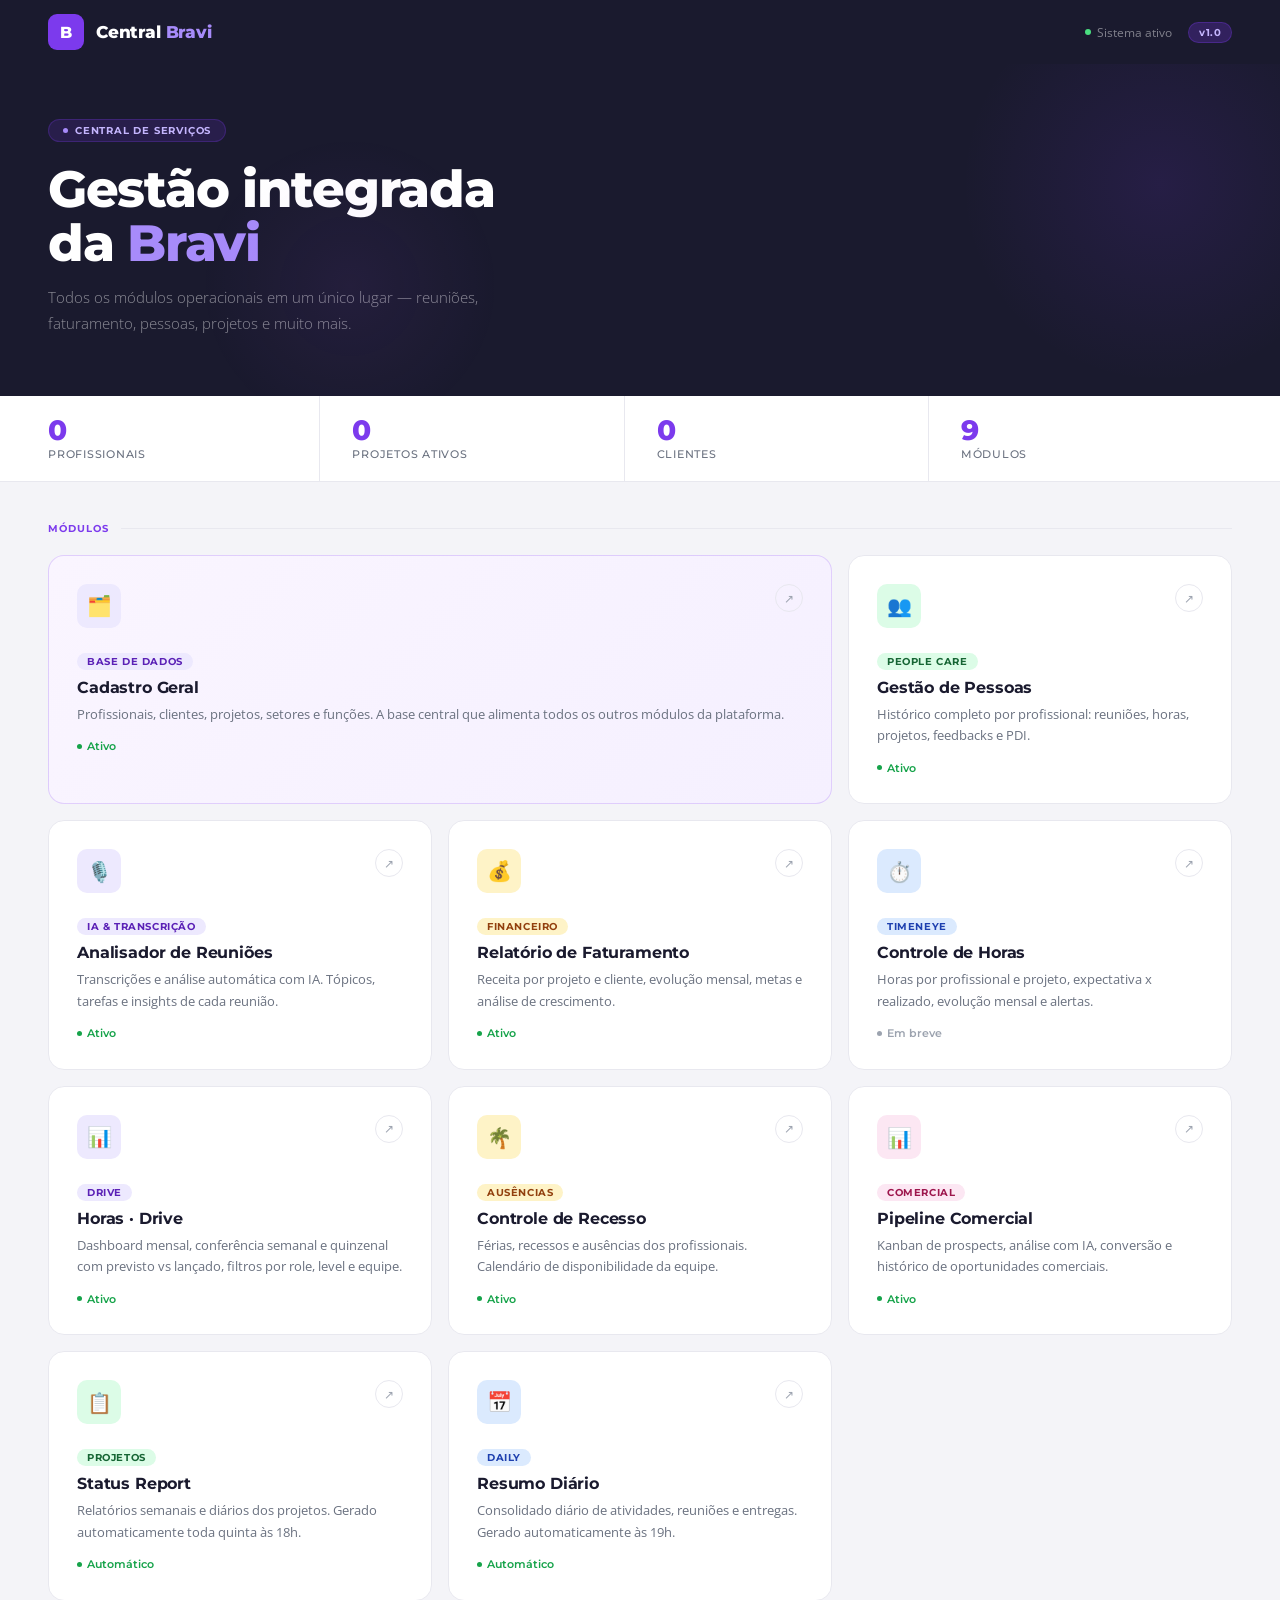
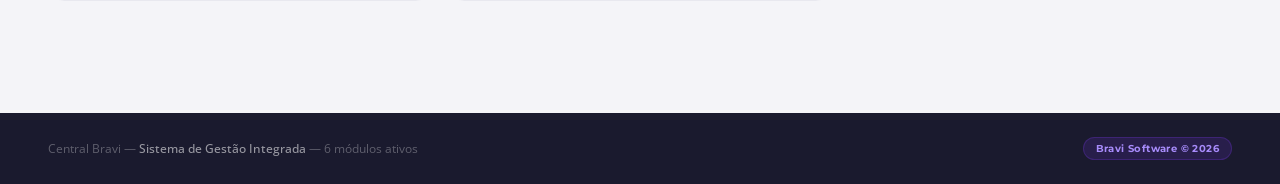
<file: index.html>
<!DOCTYPE html>
<html lang="pt-BR">
<head>
<meta charset="UTF-8">
<meta name="viewport" content="width=device-width, initial-scale=1.0">
<title>Central Bravi — Hub de Serviços</title>
<link rel="preconnect" href="https://fonts.googleapis.com">
<link rel="preconnect" href="https://fonts.gstatic.com" crossorigin>
<link href="https://fonts.googleapis.com/css2?family=Montserrat:wght@400;500;600;700;800&family=Open+Sans:wght@300;400;500;600&display=swap" rel="stylesheet">
<style>
*,*::before,*::after{box-sizing:border-box;margin:0;padding:0}
:root{
  --bravi-purple:#7c3aed;
  --bravi-purple-light:#a855f7;
  --bravi-purple-dim:rgba(124,58,237,0.08);
  --bravi-purple-border:rgba(124,58,237,0.2);
  --bravi-dark:#1a1a2e;
  --bg:#f4f4f8;
  --surface:#ffffff;
  --surface-2:#f9f9fb;
  --border:#e8e8ef;
  --text-primary:#1a1a2e;
  --text-secondary:#374151;
  --text-muted:#6b7280;
  --text-dim:#9ca3af;
  --success:#16a34a;
  --success-bg:#dcfce7;
  --warning:#d97706;
  --warning-bg:#fef3c7;
  --info:#2563eb;
  --info-bg:#dbeafe;
  --danger:#dc2626;
  --font-display:'Montserrat',sans-serif;
  --font-body:'Open Sans',sans-serif;
  --radius-sm:6px;
  --radius-md:8px;
  --radius-lg:12px;
  --radius-xl:16px;
}
html{scroll-behavior:smooth}
body{font-family:var(--font-body);background:var(--bg);color:var(--text-primary);min-height:100vh}

/* HEADER */
header{background:var(--bravi-dark);padding:0 48px;height:64px;display:flex;align-items:center;justify-content:space-between;position:sticky;top:0;z-index:50}
.logo{display:flex;align-items:center;gap:12px;text-decoration:none}
.logo-mark{width:36px;height:36px;background:var(--bravi-purple);border-radius:9px;display:flex;align-items:center;justify-content:center;font-family:var(--font-display);font-weight:800;font-size:16px;color:#fff;flex-shrink:0}
.logo-name{font-family:var(--font-display);font-size:17px;font-weight:800;color:#fff;letter-spacing:-0.01em}
.logo-name em{font-style:normal;color:#a78bfa}
.header-right{display:flex;align-items:center;gap:16px}
.header-status{display:flex;align-items:center;gap:6px;font-size:12px;color:rgba(255,255,255,0.45);font-family:var(--font-body)}
.status-dot{width:6px;height:6px;border-radius:50%;background:#4ade80;animation:pulse 2.5s ease-in-out infinite}
@keyframes pulse{0%,100%{opacity:1}50%{opacity:0.4}}
.header-version{font-size:10px;font-family:var(--font-display);font-weight:700;background:rgba(124,58,237,0.25);color:#c4b5fd;border:1px solid rgba(124,58,237,0.3);border-radius:100px;padding:3px 10px;letter-spacing:0.04em}

/* HERO */
.hero{background:var(--bravi-dark);padding:52px 48px 60px;position:relative;overflow:hidden}
.hero::before{content:'';position:absolute;top:-80px;right:-80px;width:400px;height:400px;background:radial-gradient(circle,rgba(124,58,237,0.12) 0%,transparent 70%);pointer-events:none}
.hero::after{content:'';position:absolute;bottom:-40px;left:200px;width:300px;height:300px;background:radial-gradient(circle,rgba(168,85,247,0.07) 0%,transparent 70%);pointer-events:none}
.hero-tag{display:inline-flex;align-items:center;gap:7px;background:rgba(124,58,237,0.15);border:1px solid rgba(124,58,237,0.25);border-radius:100px;padding:4px 14px;font-size:10px;font-family:var(--font-display);font-weight:700;color:#c4b5fd;letter-spacing:0.08em;text-transform:uppercase;margin-bottom:20px}
.hero-tag::before{content:'';width:5px;height:5px;border-radius:50%;background:#a78bfa}
.hero h1{font-family:var(--font-display);font-size:clamp(32px,4vw,52px);font-weight:800;color:#fff;letter-spacing:-0.025em;line-height:1.05;margin-bottom:14px}
.hero h1 span{color:#a78bfa}
.hero p{font-size:15px;color:rgba(255,255,255,0.5);font-weight:300;line-height:1.75;max-width:520px}

/* STATS BAR */
.stats-bar{background:var(--surface);border-bottom:1px solid var(--border);display:flex;padding:0 48px}
.stat-item{flex:1;padding:20px 0;border-right:1px solid var(--border);padding-right:32px;padding-left:0}
.stat-item:not(:first-child){padding-left:32px}
.stat-item:last-child{border-right:none}
.stat-value{font-family:var(--font-display);font-size:28px;font-weight:800;color:var(--text-primary);line-height:1;margin-bottom:3px}
.stat-value span{color:var(--bravi-purple)}
.stat-label{font-size:11px;color:var(--text-muted);font-family:var(--font-display);font-weight:500;text-transform:uppercase;letter-spacing:0.07em}

/* MAIN */
.main{max-width:1280px;margin:0 auto;padding:40px 48px 64px}

/* SECTION HEADER */
.section-header{display:flex;align-items:center;gap:12px;margin-bottom:20px}
.section-label{font-family:var(--font-display);font-size:10px;font-weight:700;color:var(--bravi-purple);text-transform:uppercase;letter-spacing:0.1em;white-space:nowrap}
.section-line{flex:1;height:1px;background:var(--border)}

/* MODULES GRID */
.modules-grid{display:grid;grid-template-columns:repeat(3,1fr);gap:16px;margin-bottom:48px}
.module-card{background:var(--surface);border:1px solid var(--border);border-radius:var(--radius-xl);padding:28px;text-decoration:none;color:inherit;display:block;position:relative;overflow:hidden;transition:border-color .2s,transform .2s,box-shadow .2s;cursor:pointer}
.module-card:hover{border-color:var(--bravi-purple-border);transform:translateY(-2px);box-shadow:0 8px 24px rgba(124,58,237,0.07)}
.module-card.featured{grid-column:span 2;background:linear-gradient(135deg,#faf5ff 0%,#f5f0ff 100%);border-color:var(--bravi-purple-border)}
.module-card.featured:hover{box-shadow:0 8px 24px rgba(124,58,237,0.12)}
.card-top{display:flex;align-items:flex-start;justify-content:space-between;margin-bottom:20px}
.card-icon{width:44px;height:44px;border-radius:10px;display:flex;align-items:center;justify-content:center;font-size:20px;flex-shrink:0}
.card-arrow{width:28px;height:28px;border:1px solid var(--border);border-radius:50%;display:flex;align-items:center;justify-content:center;color:var(--text-dim);font-size:12px;transition:all .2s;flex-shrink:0}
.module-card:hover .card-arrow{border-color:var(--bravi-purple);color:var(--bravi-purple)}
.card-cat{display:inline-block;font-size:10px;font-family:var(--font-display);font-weight:700;border-radius:100px;padding:2px 10px;text-transform:uppercase;letter-spacing:0.06em;margin-bottom:8px}
.card-title{font-family:var(--font-display);font-size:16px;font-weight:700;color:var(--text-primary);margin-bottom:7px;letter-spacing:-0.01em}
.card-desc{font-size:13px;color:var(--text-muted);line-height:1.65;font-weight:400}
.card-status{display:inline-flex;align-items:center;gap:5px;margin-top:14px;font-size:11px;font-family:var(--font-display);font-weight:600}
.cs-dot{width:5px;height:5px;border-radius:50%}
.cs-live .cs-dot{background:var(--success)}
.cs-live{color:var(--success)}
.cs-build .cs-dot{background:var(--bravi-purple)}
.cs-build{color:var(--bravi-purple)}
.cs-soon .cs-dot{background:var(--text-dim)}
.cs-soon{color:var(--text-dim)}

/* FOOTER */
.footer{background:var(--bravi-dark);padding:24px 48px;display:flex;align-items:center;justify-content:space-between}
.footer-left{font-size:12px;color:rgba(255,255,255,0.3);font-family:var(--font-body)}
.footer-left strong{color:rgba(255,255,255,0.55);font-weight:500}
.footer-badge{font-size:10px;font-family:var(--font-display);font-weight:700;color:#a78bfa;background:rgba(124,58,237,0.15);border:1px solid rgba(124,58,237,0.25);border-radius:100px;padding:4px 12px;letter-spacing:0.04em}

/* ANIMATIONS */
@keyframes fadeUp{from{opacity:0;transform:translateY(14px)}to{opacity:1;transform:translateY(0)}}
.hero-tag{animation:fadeUp .4s ease both}
.hero h1{animation:fadeUp .4s .07s ease both}
.hero p{animation:fadeUp .4s .13s ease both}
.stats-bar{animation:fadeUp .4s .18s ease both}
.module-card{animation:fadeUp .35s ease both}
.module-card:nth-child(1){animation-delay:.22s}
.module-card:nth-child(2){animation-delay:.27s}
.module-card:nth-child(3){animation-delay:.32s}
.module-card:nth-child(4){animation-delay:.37s}
.module-card:nth-child(5){animation-delay:.42s}
.module-card:nth-child(6){animation-delay:.47s}
.module-card:nth-child(7){animation-delay:.52s}
.module-card:nth-child(8){animation-delay:.57s}
.module-card:nth-child(9){animation-delay:.62s}
.module-card:nth-child(10){animation-delay:.67s}

@media(max-width:960px){.modules-grid{grid-template-columns:repeat(2,1fr)}.module-card.featured{grid-column:span 1}.hero,.stats-bar,.main,.footer{padding-left:24px;padding-right:24px}}
@media(max-width:600px){.modules-grid{grid-template-columns:1fr}.hero h1{font-size:28px}}

/* ── LOGIN MODAL ── */
.login-overlay{position:fixed;inset:0;background:rgba(26,26,46,.72);display:none;align-items:center;justify-content:center;z-index:200;padding:20px}
.login-overlay.open{display:flex}
.login-box{background:#fff;border-radius:16px;padding:40px 36px;width:400px;max-width:95vw;box-shadow:0 24px 64px rgba(0,0,0,.3);position:relative}
.login-box-close{position:absolute;top:16px;right:16px;background:none;border:none;cursor:pointer;color:var(--text-dim);font-size:18px;padding:6px;border-radius:6px;line-height:1}
.login-box-close:hover{background:var(--bg)}
.login-logo{display:flex;align-items:center;gap:10px;margin-bottom:24px}
.login-mark{width:36px;height:36px;background:var(--bravi-purple);border-radius:9px;display:grid;place-items:center;color:#fff;font-family:var(--font-display);font-size:16px;font-weight:800}
.login-name{font-family:var(--font-display);font-size:18px;font-weight:800;color:var(--text-primary)}
.login-name em{font-style:normal;color:var(--bravi-purple)}
.login-title{font-family:var(--font-display);font-size:20px;font-weight:700;margin-bottom:4px;letter-spacing:-.02em}
.login-sub{font-size:13px;color:var(--text-muted);margin-bottom:22px;line-height:1.5}
.lfield{display:flex;flex-direction:column;gap:5px;margin-bottom:14px}
.lfield label{font-size:12px;font-weight:600;color:var(--text-secondary)}
.lfield input{padding:10px 12px;border:1.5px solid var(--border);border-radius:8px;font-family:var(--font-body);font-size:13px;color:var(--text-primary);outline:none;transition:border-color .15s,box-shadow .15s;background:#fff}
.lfield input:focus{border-color:var(--bravi-purple);box-shadow:0 0 0 3px rgba(124,58,237,.1)}
.login-error{color:var(--danger);font-size:12px;margin-top:6px;margin-bottom:6px;display:none}
.login-btn{width:100%;padding:11px;background:var(--bravi-purple);color:#fff;border:none;border-radius:8px;font-family:var(--font-display);font-size:14px;font-weight:700;cursor:pointer;margin-top:8px;transition:background .15s}
.login-btn:hover:not(:disabled){background:#6b21d8}
.login-btn:disabled{opacity:.6;cursor:not-allowed}
.login-help{margin-top:18px;padding-top:16px;border-top:1px solid var(--border);font-size:12px;color:var(--text-muted);line-height:1.6}

/* ── SESSÃO ATIVA (header) ── */
.session-pill{display:none;align-items:center;gap:8px;background:rgba(124,58,237,.15);border:1px solid rgba(124,58,237,.25);border-radius:100px;padding:5px 14px 5px 6px;cursor:pointer}
.session-pill.show{display:flex}
.session-avatar{width:22px;height:22px;border-radius:50%;background:var(--bravi-purple);color:#fff;display:grid;place-items:center;font-size:10px;font-weight:700;flex-shrink:0}
.session-email{font-size:12px;color:#e9d5ff;font-weight:500}
</style>
</head>
<body>

<header>
  <a href="index.html" class="logo">
    <div class="logo-mark">B</div>
    <span class="logo-name">Central <em>Bravi</em></span>
  </a>
  <div class="header-right">
    <div class="session-pill" id="session-pill" onclick="doLogoutHub()" title="Clique para sair">
      <div class="session-avatar" id="session-avatar">--</div>
      <span class="session-email" id="session-email"></span>
    </div>
    <div class="header-status"><div class="status-dot"></div> Sistema ativo</div>
    <div class="header-version">v1.0</div>
  </div>
</header>

<div class="hero">
  <div class="hero-tag">Central de Serviços</div>
  <h1>Gestão integrada<br>da <span>Bravi</span></h1>
  <p>Todos os módulos operacionais em um único lugar — reuniões, faturamento, pessoas, projetos e muito mais.</p>
</div>

<div class="stats-bar">
  <div class="stat-item">
    <div class="stat-value"><span id="stat-prof">—</span></div>
    <div class="stat-label">Profissionais</div>
  </div>
  <div class="stat-item">
    <div class="stat-value"><span id="stat-proj">—</span></div>
    <div class="stat-label">Projetos ativos</div>
  </div>
  <div class="stat-item">
    <div class="stat-value"><span id="stat-cli">—</span></div>
    <div class="stat-label">Clientes</div>
  </div>
  <div class="stat-item">
    <div class="stat-value"><span>9</span></div>
    <div class="stat-label">Módulos</div>
  </div>
</div>

<div class="main">
  <div class="section-header">
    <span class="section-label">Módulos</span>
    <div class="section-line"></div>
  </div>

  <div class="modules-grid">

    <a href="cadastro.html" class="module-card featured" onclick="return interceptarModuloComLogin(event,'cadastro.html')">
      <div class="card-top">
        <div class="card-icon" style="background:#ede9fe">🗂️</div>
        <div class="card-arrow">↗</div>
      </div>
      <span class="card-cat" style="background:#ede9fe;color:#5b21b6">Base de dados</span>
      <div class="card-title">Cadastro Geral</div>
      <div class="card-desc">Profissionais, clientes, projetos, setores e funções. A base central que alimenta todos os outros módulos da plataforma.</div>
      <div class="card-status cs-live"><div class="cs-dot"></div> Ativo</div>
    </a>

    <a href="pessoas.html" class="module-card" onclick="return interceptarModuloComLogin(event,'pessoas.html')">
      <div class="card-top">
        <div class="card-icon" style="background:#dcfce7">👥</div>
        <div class="card-arrow">↗</div>
      </div>
      <span class="card-cat" style="background:#dcfce7;color:#166534">People Care</span>
      <div class="card-title">Gestão de Pessoas</div>
      <div class="card-desc">Histórico completo por profissional: reuniões, horas, projetos, feedbacks e PDI.</div>
      <div class="card-status cs-live"><div class="cs-dot"></div> Ativo</div>
    </a>

    <a href="reunioes.html" class="module-card">
      <div class="card-top">
        <div class="card-icon" style="background:#ede9fe">🎙️</div>
        <div class="card-arrow">↗</div>
      </div>
      <span class="card-cat" style="background:#ede9fe;color:#5b21b6">IA & Transcrição</span>
      <div class="card-title">Analisador de Reuniões</div>
      <div class="card-desc">Transcrições e análise automática com IA. Tópicos, tarefas e insights de cada reunião.</div>
      <div class="card-status cs-live"><div class="cs-dot"></div> Ativo</div>
    </a>

    <a href="faturamento.html" class="module-card">
      <div class="card-top">
        <div class="card-icon" style="background:#fef3c7">💰</div>
        <div class="card-arrow">↗</div>
      </div>
      <span class="card-cat" style="background:#fef3c7;color:#92400e">Financeiro</span>
      <div class="card-title">Relatório de Faturamento</div>
      <div class="card-desc">Receita por projeto e cliente, evolução mensal, metas e análise de crescimento.</div>
      <div class="card-status cs-live"><div class="cs-dot"></div> Ativo</div>
    </a>

    <a href="horas.html" class="module-card">
      <div class="card-top">
        <div class="card-icon" style="background:#dbeafe">⏱️</div>
        <div class="card-arrow">↗</div>
      </div>
      <span class="card-cat" style="background:#dbeafe;color:#1e40af">Timeneye</span>
      <div class="card-title">Controle de Horas</div>
      <div class="card-desc">Horas por profissional e projeto, expectativa x realizado, evolução mensal e alertas.</div>
      <div class="card-status cs-soon"><div class="cs-dot"></div> Em breve</div>
    </a>

    <a href="horas-drive.html" class="module-card" onclick="return interceptarModuloComLogin(event,'horas-drive.html')">
      <div class="card-top">
        <div class="card-icon" style="background:#ede9fe">📊</div>
        <div class="card-arrow">↗</div>
      </div>
      <span class="card-cat" style="background:#ede9fe;color:#5b21b6">Drive</span>
      <div class="card-title">Horas · Drive</div>
      <div class="card-desc">Dashboard mensal, conferência semanal e quinzenal com previsto vs lançado, filtros por role, level e equipe.</div>
      <div class="card-status cs-live"><div class="cs-dot"></div> Ativo</div>
    </a>

    <a href="recesso.html" class="module-card" id="card-recesso" onclick="return interceptarModuloComLogin(event,'recesso.html')">
      <div class="card-top">
        <div class="card-icon" style="background:#fef3c7">🌴</div>
        <div class="card-arrow">↗</div>
      </div>
      <span class="card-cat" style="background:#fef3c7;color:#92400e">Ausências</span>
      <div class="card-title">Controle de Recesso</div>
      <div class="card-desc">Férias, recessos e ausências dos profissionais. Calendário de disponibilidade da equipe.</div>
      <div class="card-status cs-live"><div class="cs-dot"></div> Ativo</div>
    </a>

    <a href="pipeline.html" class="module-card">
      <div class="card-top">
        <div class="card-icon" style="background:#fce7f3">📊</div>
        <div class="card-arrow">↗</div>
      </div>
      <span class="card-cat" style="background:#fce7f3;color:#9d174d">Comercial</span>
      <div class="card-title">Pipeline Comercial</div>
      <div class="card-desc">Kanban de prospects, análise com IA, conversão e histórico de oportunidades comerciais.</div>
      <div class="card-status cs-live"><div class="cs-dot"></div> Ativo</div>
    </a>

    <a href="statusreport.html" class="module-card">
      <div class="card-top">
        <div class="card-icon" style="background:#dcfce7">📋</div>
        <div class="card-arrow">↗</div>
      </div>
      <span class="card-cat" style="background:#dcfce7;color:#166534">Projetos</span>
      <div class="card-title">Status Report</div>
      <div class="card-desc">Relatórios semanais e diários dos projetos. Gerado automaticamente toda quinta às 18h.</div>
      <div class="card-status cs-live"><div class="cs-dot"></div> Automático</div>
    </a>

    <a href="resumo.html" class="module-card">
      <div class="card-top">
        <div class="card-icon" style="background:#dbeafe">📅</div>
        <div class="card-arrow">↗</div>
      </div>
      <span class="card-cat" style="background:#dbeafe;color:#1e40af">Daily</span>
      <div class="card-title">Resumo Diário</div>
      <div class="card-desc">Consolidado diário de atividades, reuniões e entregas. Gerado automaticamente às 19h.</div>
      <div class="card-status cs-live"><div class="cs-dot"></div> Automático</div>
    </a>

  </div>
</div>

<footer class="footer">
  <div class="footer-left">Central Bravi &mdash; <strong>Sistema de Gestão Integrada</strong> &mdash; 6 módulos ativos</div>
  <div class="footer-badge">Bravi Software © 2026</div>
</footer>

<!-- ─── MODAL DE LOGIN (sessão compartilhada entre módulos) ──── -->
<div class="login-overlay" id="login-overlay">
  <div class="login-box">
    <button class="login-box-close" onclick="fecharLoginHub()">✕</button>
    <div class="login-logo">
      <div class="login-mark">B</div>
      <span class="login-name">Central <em>Bravi</em></span>
    </div>
    <div class="login-title">Acesso necessário</div>
    <div class="login-sub" id="login-modulo-sub">Entre com seu e-mail e senha Bravi para acessar este módulo.</div>
    <div class="lfield">
      <label>E-mail Bravi</label>
      <input type="email" id="hub-login-email" placeholder="nome.sobrenome@bravi.com.br" autocomplete="email">
    </div>
    <div class="lfield">
      <label>Senha</label>
      <input type="password" id="hub-login-senha" placeholder="••••••••" autocomplete="current-password" onkeydown="if(event.key==='Enter')doLoginHub()">
    </div>
    <div id="hub-login-error" class="login-error"></div>
    <button class="login-btn" id="hub-login-btn" onclick="doLoginHub()">Entrar</button>
    <div class="login-help">Sem acesso ainda? Solicite a criação do seu usuário ao People Care (Andresa). Você receberá a senha padrão e deverá criar uma nova senha no primeiro acesso.</div>
  </div>
</div>

<script>
const HUB_API_URL = 'https://script.google.com/macros/s/AKfycbwflnR51V4sh7cc99AgHD9cJkfgE6BK38Xkcjaket0rfGy0HArMnTOHpQbGFhuwL6HD/exec';
const LS_SESSAO = 'bravi_sessao';
const SESSAO_DURACAO_MS = 8 * 60 * 60 * 1000; // 8 horas

function animNum(id,val){
  const el=document.getElementById(id);
  if(!el||val===0){if(el)el.textContent='0';return}
  let c=0,s=Math.ceil(val/20);
  const t=setInterval(()=>{c=Math.min(c+s,val);el.textContent=c;if(c>=val)clearInterval(t)},40);
}
try{
  const p=JSON.parse(localStorage.getItem('bravi_profissionais')||'[]');
  const pr=JSON.parse(localStorage.getItem('bravi_projetos')||'[]');
  const cl=JSON.parse(localStorage.getItem('bravi_clientes')||'[]');
  animNum('stat-prof',p.filter(x=>x.ativo!==false).length);
  animNum('stat-proj',pr.filter(x=>x.status==='ativo').length);
  animNum('stat-cli',cl.filter(x=>x.ativo!==false).length);
}catch(e){}

// ══════════════════════════════════════════════════════════════
// SESSÃO COMPARTILHADA (login no hub vale para todos os módulos)
// ══════════════════════════════════════════════════════════════

/**
 * Lê a sessão ativa do localStorage, já validando expiração.
 * Retorna null se não houver sessão ou se ela tiver expirado.
 */
function lerSessaoHub() {
  try {
    const raw = localStorage.getItem(LS_SESSAO);
    if (!raw) return null;
    const sessao = JSON.parse(raw);
    if (!sessao || !sessao.expiraEm || Date.now() > sessao.expiraEm) {
      localStorage.removeItem(LS_SESSAO);
      return null;
    }
    return sessao;
  } catch(e) { return null; }
}

function salvarSessaoHub(email, papel, precisaTrocarSenha) {
  const sessao = { email, papel, precisaTrocarSenha: !!precisaTrocarSenha, expiraEm: Date.now() + SESSAO_DURACAO_MS };
  localStorage.setItem(LS_SESSAO, JSON.stringify(sessao));
  return sessao;
}

function limparSessaoHub() {
  localStorage.removeItem(LS_SESSAO);
}

function atualizarPillSessao() {
  const sessao = lerSessaoHub();
  const pill = document.getElementById('session-pill');
  if (!sessao) { pill.classList.remove('show'); return; }
  document.getElementById('session-avatar').textContent = sessao.email.slice(0,2).toUpperCase();
  document.getElementById('session-email').textContent = sessao.email;
  pill.classList.add('show');
}

function doLogoutHub() {
  if (!confirm('Sair da Central Bravi?')) return;
  limparSessaoHub();
  atualizarPillSessao();
}

// ── Intercepta cliques em módulos que exigem login ──
// Se já há sessão válida, deixa o link navegar normalmente.
// Se não, impede a navegação e abre o modal de login; ao logar com
// sucesso, completa a navegação para o módulo desejado.
let MODULO_PENDENTE = null;

function interceptarModuloComLogin(event, destino) {
  const sessao = lerSessaoHub();
  if (sessao) return true; // já logado, deixa navegar normalmente

  event.preventDefault();
  MODULO_PENDENTE = destino;
  abrirLoginHub(destino);
  return false;
}

function abrirLoginHub(destino) {
  const sub = document.getElementById('login-modulo-sub');
  sub.textContent = destino
    ? `Entre com seu e-mail e senha Bravi para acessar este módulo.`
    : `Entre com seu e-mail e senha Bravi para continuar.`;
  document.getElementById('hub-login-email').value = '';
  document.getElementById('hub-login-senha').value = '';
  document.getElementById('hub-login-error').style.display = 'none';
  document.getElementById('login-overlay').classList.add('open');
}

function fecharLoginHub() {
  document.getElementById('login-overlay').classList.remove('open');
  MODULO_PENDENTE = null;
}

let HUB_LOGIN_EM_ANDAMENTO = false;

async function doLoginHub() {
  if (HUB_LOGIN_EM_ANDAMENTO) return;
  const email = document.getElementById('hub-login-email').value.trim().toLowerCase();
  const senha = document.getElementById('hub-login-senha').value;
  const errEl = document.getElementById('hub-login-error');
  errEl.style.display = 'none';

  if (!email || !senha) { errEl.textContent = 'Informe e-mail e senha.'; errEl.style.display='block'; return; }
  if (!email.endsWith('@bravi.com.br')) { errEl.textContent = 'Use seu e-mail @bravi.com.br.'; errEl.style.display='block'; return; }

  HUB_LOGIN_EM_ANDAMENTO = true;
  const btn = document.getElementById('hub-login-btn');
  const textoOriginal = btn.textContent;
  btn.disabled = true; btn.textContent = 'Entrando...';

  try {
    const r = await fetch(HUB_API_URL, {
      method: 'POST',
      body: JSON.stringify({ action: 'auth-login', email, senha }),
      headers: { 'Content-Type': 'text/plain;charset=utf-8' }
    }).then(x => x.json());

    if (!r.ok) {
      errEl.textContent = r.erro || 'E-mail ou senha incorretos.';
      errEl.style.display = 'block';
      return;
    }

    salvarSessaoHub(email, r.usuario.papel, r.usuario.precisaTrocarSenha);
    atualizarPillSessao();
    fecharLoginHub();

    // Se a senha ainda é a padrão, o módulo de destino (ex: recesso.html)
    // é responsável por detectar isso e mostrar a tela de troca de senha
    // obrigatória — o hub só guarda a sessão e navega.
    if (MODULO_PENDENTE) {
      const destino = MODULO_PENDENTE;
      MODULO_PENDENTE = null;
      window.location.href = destino;
    }
  } catch(e) {
    errEl.textContent = 'Falha ao conectar. Tente novamente.';
    errEl.style.display = 'block';
  } finally {
    HUB_LOGIN_EM_ANDAMENTO = false;
    btn.disabled = false; btn.textContent = textoOriginal;
  }
}

// Inicializa o estado da sessão ao carregar o hub
atualizarPillSessao();
</script>
</body>
</html>
</file>
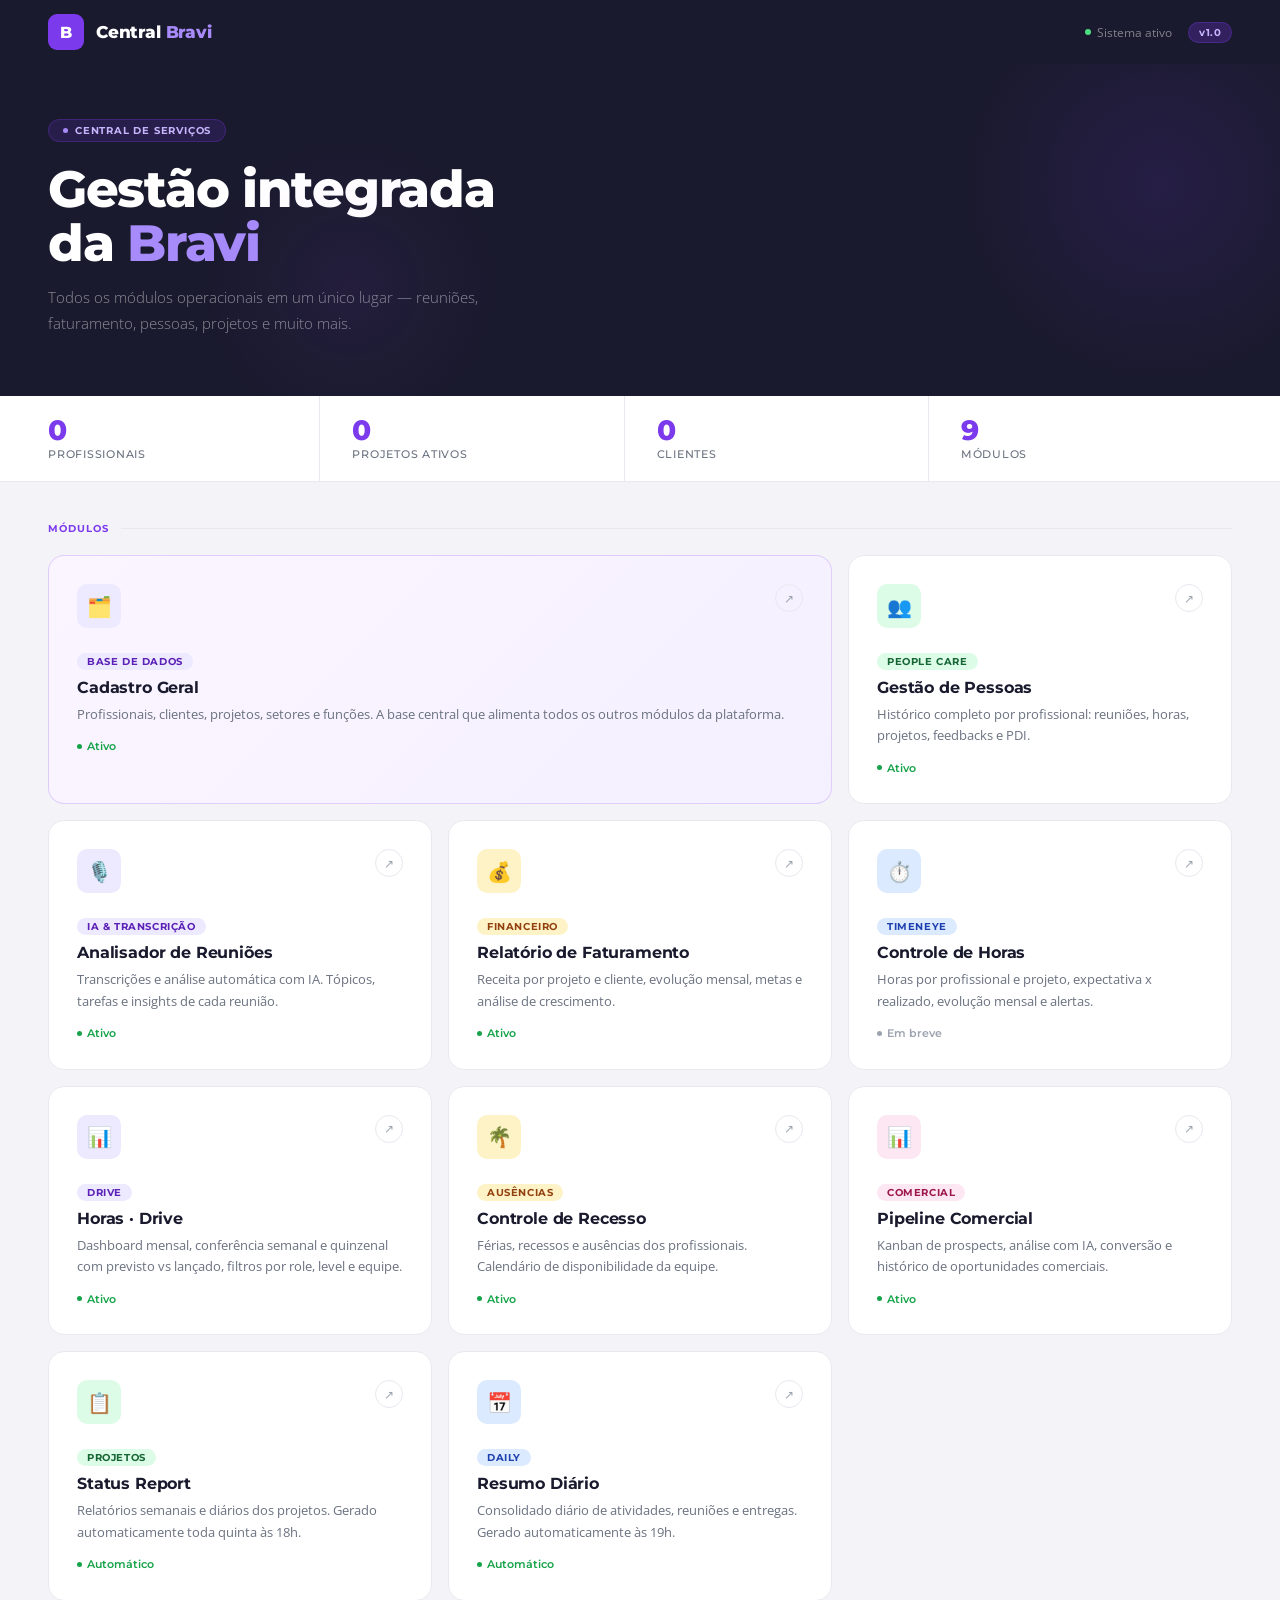
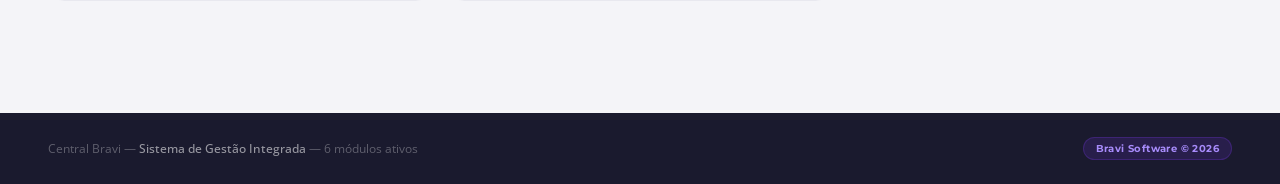
<file: horas-drive.html>
<!DOCTYPE html>
<html lang="pt-BR">
<head>
<meta charset="UTF-8">
<meta name="viewport" content="width=device-width, initial-scale=1.0">
<title>Horas · Drive — Central Bravi</title>
<script src="bravi-db.js"></script>
<script src="bravi-auth.js"></script>
<style>
:root {
  --bg:#0f1117; --bg2:#181c27; --bg3:#1e2334; --border:#2a3049;
  --accent:#4f8ef7; --accent2:#7c3aed; --green:#22c55e;
  --yellow:#f59e0b; --red:#ef4444; --text:#e8eaf0;
  --text2:#8892a4; --text3:#4f5a70; --radius:8px;
  --shadow:0 2px 12px rgba(0,0,0,.35);
}
*{box-sizing:border-box;margin:0;padding:0}
body{font-family:'Inter',system-ui,sans-serif;background:var(--bg);color:var(--text);min-height:100vh;font-size:14px;line-height:1.5}
.app{display:flex;flex-direction:column;min-height:100vh}

/* TOPBAR */
.topbar{display:flex;align-items:center;gap:12px;padding:0 20px;height:52px;background:var(--bg2);border-bottom:1px solid var(--border);position:sticky;top:0;z-index:100}
.topbar-logo{font-size:13px;font-weight:700;color:var(--accent);letter-spacing:.05em;text-decoration:none;transition:opacity .15s}
.topbar-logo:hover{opacity:.75}
.topbar-title{font-size:13px;color:var(--text2)}
.topbar-sep{color:var(--text3)}
.topbar-right{margin-left:auto;display:flex;align-items:center;gap:8px}
.topbar-back{display:flex;align-items:center;gap:5px;font-size:13px;color:var(--text2);text-decoration:none;padding:5px 10px;border-radius:6px;border:1px solid var(--border);background:var(--bg3);transition:all .15s}
.topbar-back:hover{color:var(--text);border-color:var(--accent)}

/* TABS */
.nav-tabs{display:flex;gap:2px;padding:0 20px;background:var(--bg2);border-bottom:1px solid var(--border)}
.nav-tab{padding:10px 16px;font-size:13px;font-weight:500;color:var(--text2);cursor:pointer;border:none;background:none;border-bottom:2px solid transparent;transition:all .15s}
.nav-tab:hover{color:var(--text)}
.nav-tab.active{color:var(--accent);border-bottom-color:var(--accent)}

/* FILTROS */
.filters-wrap{padding:10px 20px;background:var(--bg2);border-bottom:1px solid var(--border)}
.filters-bar{display:flex;flex-wrap:wrap;gap:8px;align-items:center}
.filter-group{display:flex;align-items:center;gap:6px}
.filter-label{font-size:11px;color:var(--text3);font-weight:600;text-transform:uppercase;letter-spacing:.06em}
select,input[type=text]{background:var(--bg3);border:1px solid var(--border);color:var(--text);border-radius:6px;padding:5px 10px;font-size:13px;outline:none;transition:border-color .15s}
select:focus,input[type=text]:focus{border-color:var(--accent)}
input[type=date]{background:var(--bg3);border:1px solid var(--border);color:var(--text);border-radius:6px;padding:5px 8px;font-size:13px;outline:none}
input[type=date]:focus{border-color:var(--accent)}
::-webkit-calendar-picker-indicator{filter:invert(.7);cursor:pointer}
.filters-sep{width:1px;height:20px;background:var(--border)}

/* MAIN */
.main{flex:1;padding:20px;max-width:1400px;margin:0 auto;width:100%}
.section{display:none}
.section.active{display:block}

/* CARDS */
.cards-grid{display:grid;grid-template-columns:repeat(auto-fit,minmax(180px,1fr));gap:12px;margin-bottom:20px}
.card{background:var(--bg2);border:1px solid var(--border);border-radius:var(--radius);padding:16px 18px}
.card-label{font-size:11px;color:var(--text2);font-weight:600;text-transform:uppercase;letter-spacing:.06em;margin-bottom:6px}
.card-value{font-size:26px;font-weight:700;color:var(--text);line-height:1}
.card-sub{font-size:12px;color:var(--text2);margin-top:4px}
.card-bar{height:4px;border-radius:2px;background:var(--bg3);margin-top:10px;overflow:hidden}
.card-bar-fill{height:100%;border-radius:2px;background:var(--accent);transition:width .4s}
.card-bar-fill.green{background:var(--green)}
.card-bar-fill.yellow{background:var(--yellow)}
.card-bar-fill.red{background:var(--red)}

/* CHARTS */
.charts-row{display:grid;grid-template-columns:1fr 1fr;gap:12px;margin-bottom:20px}
@media(max-width:900px){.charts-row{grid-template-columns:1fr}}
.panel{background:var(--bg2);border:1px solid var(--border);border-radius:var(--radius);padding:16px 18px}
.panel-title{font-size:12px;font-weight:700;color:var(--text2);text-transform:uppercase;letter-spacing:.06em;margin-bottom:14px}
.chart-bars{display:flex;flex-direction:column;gap:8px}
.bar-row{display:flex;align-items:center;gap:8px}
.bar-label{font-size:12px;color:var(--text2);width:80px;text-align:right;flex-shrink:0;white-space:nowrap;overflow:hidden;text-overflow:ellipsis}
.bar-track{flex:1;height:18px;background:var(--bg3);border-radius:3px;overflow:hidden}
.bar-fill{height:100%;border-radius:3px;background:var(--accent);transition:width .5s;min-width:2px}
.bar-fill.green{background:var(--green)}
.bar-fill.yellow{background:var(--yellow)}
.bar-fill.accent2{background:var(--accent2)}
.bar-value{font-size:12px;color:var(--text2);width:60px;flex-shrink:0}

/* TABELA */
.conf-controls{display:flex;align-items:center;gap:8px;margin-bottom:12px;flex-wrap:wrap}
.btn{padding:6px 14px;border-radius:6px;font-size:13px;font-weight:500;cursor:pointer;border:1px solid var(--border);background:var(--bg3);color:var(--text2);transition:all .15s}
.btn:hover{background:var(--bg2);color:var(--text)}
.btn.active{background:var(--accent);border-color:var(--accent);color:#fff}
.btn-icon{padding:6px 10px}
.btn-primary{background:var(--accent);border-color:var(--accent);color:#fff}
.btn-primary:hover{opacity:.85}
.btn-sm{padding:4px 10px;font-size:12px}
.periodo-nav{display:flex;align-items:center;gap:6px}
.periodo-label{font-size:13px;color:var(--text);font-weight:600;min-width:180px;text-align:center}
.table-wrap{overflow-x:auto}
table{width:100%;border-collapse:collapse;font-size:13px}
th{padding:8px 10px;text-align:left;font-size:11px;font-weight:600;color:var(--text2);text-transform:uppercase;letter-spacing:.05em;border-bottom:1px solid var(--border);background:var(--bg2);position:sticky;top:0;z-index:1}
td{padding:7px 10px;border-bottom:1px solid var(--border);vertical-align:middle}
tr:last-child td{border-bottom:none}
tr:hover td{background:var(--bg3)}

/* CHIPS */
.chip{display:inline-block;padding:2px 8px;border-radius:20px;font-size:11px;font-weight:600}
.chip-green{background:rgba(34,197,94,.15);color:var(--green)}
.chip-yellow{background:rgba(245,158,11,.15);color:var(--yellow)}
.chip-red{background:rgba(239,68,68,.15);color:var(--red)}
.chip-blue{background:rgba(79,142,247,.15);color:var(--accent)}
.chip-gray{background:rgba(255,255,255,.07);color:var(--text2)}
.chip-purple{background:rgba(124,58,237,.15);color:var(--accent2)}

/* HORAS */
.horas-cell{font-weight:600}
.horas-ok{color:var(--green)}
.horas-warn{color:var(--yellow)}
.horas-crit{color:var(--red)}
.horas-zero{color:var(--text3)}

/* FERIADO */
.col-feriado{background:rgba(124,58,237,.08) !important}
.th-feriado{background:rgba(124,58,237,.15) !important;color:var(--accent2) !important}
.feriado-tag{font-size:9px;color:var(--accent2);font-weight:700;display:block;letter-spacing:.04em}

/* PREVISTO */
.prev-row{display:flex;align-items:center;gap:6px;font-size:11px;color:var(--text2);margin-top:2px}
.prev-diff-pos{color:var(--green);font-weight:600}
.prev-diff-neg{color:var(--red);font-weight:600}
.prev-diff-ok{color:var(--text3);font-weight:600}

/* DRILL */
.drill{display:none;background:var(--bg3);border:1px solid var(--border);border-radius:var(--radius);margin:4px 0 8px 0;padding:16px}
.drill.open{display:block}
.drill-grid{display:grid;grid-template-columns:1fr 1fr;gap:12px;margin-bottom:12px}
@media(max-width:700px){.drill-grid{grid-template-columns:1fr}}
.drill-title{font-size:13px;font-weight:700;color:var(--text);margin-bottom:10px}

/* RANKING */
.rank-row{display:flex;align-items:center;gap:10px;padding:6px 0;border-bottom:1px solid var(--border)}
.rank-row:last-child{border-bottom:none}
.rank-num{font-size:12px;color:var(--text3);width:20px;text-align:right}
.rank-bar{height:4px;background:var(--bg3);border-radius:2px;overflow:hidden}
.rank-bar-fill{height:100%;background:var(--accent);border-radius:2px}

/* MENSAL TABLE */
.mensal-row{cursor:pointer}
.mensal-row td{transition:background .1s}
.mensal-detail{display:none;background:var(--bg3);border:1px solid var(--border);border-radius:var(--radius);margin:4px 0 8px 0;padding:16px}
.mensal-detail.open{display:block}
.detail-tabs{display:flex;gap:4px;margin-bottom:12px}
.detail-tab{padding:4px 12px;border-radius:6px;font-size:12px;font-weight:600;cursor:pointer;border:1px solid var(--border);background:var(--bg2);color:var(--text2);transition:all .15s}
.detail-tab.active{background:var(--accent);border-color:var(--accent);color:#fff}

/* MODAL */
.modal-overlay{display:none;position:fixed;inset:0;background:rgba(0,0,0,.6);z-index:500;align-items:center;justify-content:center}
.modal-overlay.open{display:flex}
.modal{background:var(--bg2);border:1px solid var(--border);border-radius:10px;padding:24px;width:560px;max-width:95vw;max-height:85vh;overflow-y:auto}
.modal-title{font-size:15px;font-weight:700;margin-bottom:16px}
.modal-footer{display:flex;gap:8px;justify-content:flex-end;margin-top:16px}
.equipe-item{display:flex;align-items:center;gap:8px;padding:8px 10px;border-radius:6px;margin-bottom:4px;background:var(--bg3);border:1px solid var(--border)}
.equipe-nome{flex:1;font-size:13px;font-weight:600}
.equipe-membros{font-size:12px;color:var(--text2)}
input[type=text].input-full{width:100%;padding:7px 10px;margin-bottom:8px}
.member-chips{display:flex;flex-wrap:wrap;gap:4px;margin-bottom:8px}
.member-chip{display:flex;align-items:center;gap:4px;background:var(--bg3);border:1px solid var(--border);border-radius:20px;padding:3px 10px;font-size:12px}
.member-chip button{background:none;border:none;color:var(--text3);cursor:pointer;font-size:14px;line-height:1}
.member-chip button:hover{color:var(--red)}

/* PROJ CONFIG */
.proj-config-row{display:flex;align-items:center;gap:8px;padding:6px 8px;border-radius:6px;background:var(--bg2);border:1px solid var(--border);margin-bottom:4px;font-size:12px}
.proj-config-nome{flex:1;color:var(--text2)}
.proj-toggle{width:32px;height:18px;border-radius:9px;background:var(--border);border:none;cursor:pointer;position:relative;transition:background .2s;flex-shrink:0}
.proj-toggle.on{background:var(--accent)}
.proj-toggle::after{content:'';position:absolute;top:3px;left:3px;width:12px;height:12px;border-radius:50%;background:#fff;transition:transform .2s}
.proj-toggle.on::after{transform:translateX(14px)}

/* ── RELATÓRIO ─────────────────────────────────────────────── */
.rel-modal{background:var(--bg2);border:1px solid var(--border);border-radius:10px;padding:24px;width:820px;max-width:98vw;max-height:90vh;overflow-y:auto}
.rel-doc-status{margin-top:12px;padding:12px 16px;border-radius:8px;font-size:13px;display:none}
.rel-doc-status.loading{display:flex;align-items:center;gap:10px;background:var(--bg3);color:var(--text2)}
.rel-doc-status.success{display:flex;align-items:center;gap:10px;background:rgba(34,197,94,.1);color:var(--green)}
.rel-doc-status.error{display:flex;align-items:center;gap:10px;background:rgba(239,68,68,.1);color:var(--red)}
.rel-doc-link{color:var(--accent);text-decoration:underline;cursor:pointer;font-weight:600}
.rel-header{display:flex;align-items:center;justify-content:space-between;margin-bottom:18px;flex-wrap:wrap;gap:10px}
.rel-title{font-size:15px;font-weight:700}
.rel-actions{display:flex;gap:8px}
.rel-section{margin-bottom:24px}
.rel-section-title{font-size:11px;font-weight:700;color:var(--text2);text-transform:uppercase;letter-spacing:.07em;margin-bottom:10px;padding-bottom:6px;border-bottom:1px solid var(--border)}
.rel-table{width:100%;border-collapse:collapse;font-size:12px}
.rel-table th{padding:7px 10px;text-align:left;font-size:10px;font-weight:600;color:var(--text3);text-transform:uppercase;letter-spacing:.05em;border-bottom:1px solid var(--border);background:var(--bg3);white-space:nowrap}
.rel-table td{padding:7px 10px;border-bottom:1px solid var(--border);vertical-align:top}
.rel-table tr:last-child td{border-bottom:none}
.rel-table tr:hover td{background:var(--bg3)}
.rel-table .td-dia{color:var(--text2);white-space:nowrap}
.rel-table .td-horas{text-align:right;font-weight:600;white-space:nowrap}
.rel-table .td-desc{max-width:340px;color:var(--text)}
.rel-table .td-proj{color:var(--text2);font-size:11px}
.rel-total-row td{font-weight:700;border-top:2px solid var(--border);background:var(--bg3) !important}
.rel-pessoa-hd{font-size:13px;font-weight:700;margin:12px 0 6px;color:var(--accent)}

/* ── PDF print styles ─────────────────────────────────────── */
@media print {
  body > *:not(#pdf-frame){ display:none !important }
  #pdf-frame{ display:block !important; position:fixed; inset:0; background:#fff; z-index:9999; overflow:auto; padding:32px }
}

/* LOADING / EMPTY */
.loading{display:flex;align-items:center;justify-content:center;gap:10px;padding:48px;color:var(--text2);font-size:14px}
.spinner{width:20px;height:20px;border:2px solid var(--border);border-top-color:var(--accent);border-radius:50%;animation:spin .7s linear infinite}
@keyframes spin{to{transform:rotate(360deg)}}
.empty{text-align:center;padding:48px;color:var(--text2)}

/* TOAST */
.toast{position:fixed;bottom:20px;right:20px;background:var(--bg2);border:1px solid var(--border);border-radius:var(--radius);padding:10px 16px;font-size:13px;color:var(--text);box-shadow:var(--shadow);opacity:0;transition:opacity .3s;pointer-events:none;z-index:999}
.toast.show{opacity:1}

.section-header{display:flex;align-items:center;justify-content:space-between;margin-bottom:16px;flex-wrap:wrap;gap:8px}
.section-title{font-size:16px;font-weight:700}
.section-sub{font-size:13px;color:var(--text2);margin-top:2px}

/* MODO PROFISSIONAL */
.readonly-pill{display:flex;align-items:center;gap:6px;background:rgba(124,58,237,.15);border:1px solid rgba(124,58,237,.3);color:var(--accent2);border-radius:100px;padding:4px 12px;font-size:11px;font-weight:600}
</style>
</head>
<body>
<div class="app">

<!-- TOPBAR -->
<div class="topbar">
  <a href="index.html" class="topbar-logo" title="Central Bravi">BRAVI</a>
  <span class="topbar-sep">/</span>
  <span class="topbar-title" id="pageTitle">Controle de Horas · Drive</span>
  <div class="topbar-right" id="topbarActionsGestao">
    <a href="index.html" class="topbar-back">← Central Bravi</a>
    <button class="btn btn-sm" onclick="abrirModalFeriados()">📅 Feriados</button>
    <button class="btn btn-sm" onclick="abrirModalEquipes()">⚙ Equipes</button>
    <button class="btn btn-sm btn-primary" id="btnSync" onclick="carregarTudo()">↻ Sincronizar</button>
  </div>
  <div class="topbar-right" id="topbarActionsProfissional" style="display:none">
    <a href="index.html" class="topbar-back">← Central Bravi</a>
    <span class="readonly-pill">🔒 Minhas Horas</span>
    <button class="btn btn-sm btn-primary" id="btnSyncProf" onclick="carregarTudo()">↻ Sincronizar</button>
  </div>
</div>

<!-- TABS -->
<div class="nav-tabs">
  <button class="nav-tab active" onclick="trocarAba('dashboard')">Dashboard</button>
  <button class="nav-tab" onclick="trocarAba('mensal')">Conferência Mensal</button>
  <button class="nav-tab" onclick="trocarAba('semanal')">Conferência Semanal</button>
  <button class="nav-tab" onclick="trocarAba('quinzenal')">Conferência Quinzenal</button>
</div>

<!-- FILTROS -->
<div class="filters-wrap">
  <div class="filters-bar">
    <div class="filter-group">
      <span class="filter-label">Mês</span>
      <select id="filtroMes" onchange="onFiltroMudou()"></select>
      <select id="filtroAno" onchange="onFiltroMudou()"><option value="2026">2026</option></select>
    </div>
    <div class="filters-sep"></div>
    <!-- Filtros de equipe/gestão — ocultos no modo Profissional -->
    <div class="filter-group filtro-gestao">
      <span class="filter-label">Role</span>
      <select id="filtroRole" onchange="aplicarFiltros()"><option value="">Todos</option></select>
    </div>
    <div class="filter-group filtro-gestao">
      <span class="filter-label">Level</span>
      <select id="filtroLevel" onchange="aplicarFiltros()"><option value="">Todos</option></select>
    </div>
    <div class="filter-group filtro-gestao">
      <span class="filter-label">Equipe</span>
      <select id="filtroEquipe" onchange="aplicarFiltros()"><option value="">Todas</option></select>
    </div>
    <div class="filter-group filtro-gestao">
      <span class="filter-label">Pessoa</span>
      <select id="filtroPessoa" onchange="aplicarFiltros()"><option value="">Todas</option></select>
    </div>
    <div class="filter-group">
      <span class="filter-label">Projeto</span>
      <select id="filtroProjeto" onchange="aplicarFiltros()"><option value="">Todos</option></select>
    </div>
    <div class="filter-group filtro-gestao">
      <span class="filter-label">Status</span>
      <select id="filtroAtivo" onchange="aplicarFiltros()">
        <option value="1">Ativos</option>
        <option value="">Todos</option>
        <option value="0">Inativos</option>
      </select>
    </div>
    <div class="filters-sep"></div>
    <div class="filter-group">
      <span class="filter-label">De</span>
      <input type="date" id="filtroDataIni" onchange="aplicarFiltros()">
    </div>
    <div class="filter-group">
      <span class="filter-label">Até</span>
      <input type="date" id="filtroDataFim" onchange="aplicarFiltros()">
    </div>
    <button class="btn btn-sm" onclick="limparDatas()">✕ Datas</button>
  </div>
</div>

<!-- CONTEÚDO -->
<div class="main">

  <!-- DASHBOARD -->
  <div id="sec-dashboard" class="section active">
    <div class="section-header">
      <div>
        <div class="section-title" id="dashTitle">Dashboard</div>
        <div class="section-sub" id="dashSub">Carregando...</div>
      </div>
    </div>
    <div id="dashLoading" class="loading"><div class="spinner"></div> Carregando dados...</div>
    <div id="dashContent" style="display:none">
      <div class="cards-grid" id="cardsGrid"></div>
      <div class="charts-row">
        <div class="panel"><div class="panel-title">Horas por Semana</div><div class="chart-bars" id="chartSemanas"></div></div>
        <div class="panel"><div class="panel-title">Horas por Projeto (Top 10)</div><div class="chart-bars" id="chartProjetos"></div></div>
      </div>
      <div class="charts-row" id="chartFasesRow">
        <div class="panel"><div class="panel-title">Horas por Phase de Lançamento</div><div class="chart-bars" id="chartFases"></div></div>
        <div class="panel" id="rankingPanel"><div class="panel-title">Ranking de Profissionais</div><div id="rankingLista"></div></div>
      </div>
    </div>
  </div>

  <!-- MENSAL -->
  <div id="sec-mensal" class="section">
    <div class="section-header">
      <div>
        <div class="section-title" id="mensalTitle">Conferência Mensal</div>
        <div class="section-sub" id="mensalSub"></div>
      </div>
      <button class="btn btn-sm filtro-gestao" onclick="abrirRelatorio('mensal')">📄 Relatório</button>
    </div>
    <div class="panel">
      <div id="tabMensalWrap"><div class="loading"><div class="spinner"></div> Carregando...</div></div>
    </div>
  </div>

  <!-- SEMANAL -->
  <div id="sec-semanal" class="section">
    <div class="conf-controls">
      <div class="periodo-nav">
        <button class="btn btn-icon" onclick="navSemana(-1)">‹</button>
        <span class="periodo-label" id="labelSemana"></span>
        <button class="btn btn-icon" onclick="navSemana(1)">›</button>
      </div>
      <button class="btn" onclick="irSemanaAtual()">Semana atual</button>
      <button class="btn" onclick="irSemanaAnterior()">Semana anterior</button>
      <button class="btn btn-sm filtro-gestao" style="margin-left:auto" onclick="abrirRelatorio('semanal')">📄 Relatório</button>
    </div>
    <div class="panel">
      <div id="tabSemanalWrap"><div class="loading"><div class="spinner"></div> Carregando...</div></div>
    </div>
  </div>

  <!-- QUINZENAL -->
  <div id="sec-quinzenal" class="section">
    <div class="conf-controls">
      <div class="periodo-nav">
        <button class="btn btn-icon" onclick="navQuinzena(-1)">‹</button>
        <span class="periodo-label" id="labelQuinzena"></span>
        <button class="btn btn-icon" onclick="navQuinzena(1)">›</button>
      </div>
      <button class="btn" onclick="irQuinzenaAtual()">Quinzena atual</button>
      <button class="btn btn-sm filtro-gestao" style="margin-left:auto" onclick="abrirRelatorio('quinzenal')">📄 Relatório</button>
    </div>
    <div class="panel">
      <div id="tabQuinzenalWrap"><div class="loading"><div class="spinner"></div> Carregando...</div></div>
    </div>
  </div>

</div><!-- /main -->
</div><!-- /app -->

<!-- MODAL EQUIPES -->
<div class="modal-overlay" id="modalEquipes">
  <div class="modal">
    <div class="modal-title">⚙ Gerenciar Equipes</div>
    <div id="equipesLista"></div>
    <hr style="border-color:var(--border);margin:14px 0">
    <div style="font-size:12px;color:var(--text2);margin-bottom:8px;font-weight:600">NOVA EQUIPE</div>
    <input type="text" class="input-full" id="novaEquipeNome" placeholder="Nome da equipe">
    <div style="font-size:12px;color:var(--text2);margin-bottom:6px">Membros:</div>
    <div class="member-chips" id="novaEquipeMembros"></div>
    <select id="novaEquipePessoaSelect" style="width:100%;margin-bottom:6px" onchange="adicionarMembroNova()">
      <option value="">— Adicionar pessoa —</option>
    </select>
    <div class="modal-footer">
      <button class="btn" onclick="fecharModalEquipes()">Cancelar</button>
      <button class="btn btn-primary" onclick="salvarNovaEquipe()">Criar Equipe</button>
    </div>
  </div>
</div>

<!-- MODAL EDITAR EQUIPE (projetos por pessoa) -->
<div class="modal-overlay" id="modalEditarEquipe">
  <div class="modal" style="width:640px">
    <div class="modal-title" id="editEquipeTitulo">Configurar Equipe</div>
    <div style="font-size:12px;color:var(--text2);margin-bottom:12px">
      Defina quais projetos contam para cada membro nesta equipe. "Todos" inclui todos os lançamentos do profissional.
    </div>
    <div id="editEquipeConteudo"></div>
    <div class="modal-footer">
      <button class="btn" onclick="fecharModalEditarEquipe()">Cancelar</button>
      <button class="btn btn-primary" onclick="salvarConfigEquipe()">Salvar</button>
    </div>
  </div>
</div>

<!-- MODAL FERIADOS -->
<div class="modal-overlay" id="modalFeriados">
  <div class="modal">
    <div class="modal-title">📅 Feriados e Dias Não Úteis</div>
    <div style="font-size:12px;color:var(--text2);margin-bottom:12px">
      Datas marcadas ficam destacadas em roxo na tabela e são excluídas do cálculo de horas previstas.
    </div>
    <div style="display:flex;gap:8px;margin-bottom:12px;align-items:center">
      <input type="date" id="novoFeriadoData" style="flex:1">
      <input type="text" id="novoFeriadoNome" placeholder="Nome (ex: Corpus Christi)" style="flex:2">
      <button class="btn btn-primary btn-sm" onclick="adicionarFeriado()">+ Adicionar</button>
    </div>
    <div id="feriadosLista" style="max-height:320px;overflow-y:auto"></div>
    <div class="modal-footer"><button class="btn" onclick="fecharModalFeriados()">Fechar</button></div>
  </div>
</div>

<div class="toast" id="toast"></div>

<!-- MODAL RELATÓRIO -->
<div class="modal-overlay" id="modalRelatorio">
  <div class="rel-modal">
    <div class="rel-header">
      <div>
        <div class="rel-title" id="relTitulo">Relatório de Horas</div>
        <div style="font-size:12px;color:var(--text2);margin-top:2px" id="relSubtitulo"></div>
      </div>
      <div class="rel-actions">
        <button class="btn btn-sm btn-primary" id="btnGerarDoc" onclick="gerarGoogleDoc()">📄 Google Doc</button>
        <button class="btn btn-sm" id="btnGerarPDF" onclick="gerarPDF()">🖨 PDF</button>
        <button class="btn btn-sm" onclick="exportarRelatorioCSV()">⬇ CSV</button>
        <button class="btn btn-sm" onclick="fecharRelatorio()">✕ Fechar</button>
      </div>
    </div>
    <div id="relDocStatus" class="rel-doc-status"></div>
    <div id="relConteudo"></div>
  </div>
</div>

<script>
// ══════════════════════════════════════════════════════
// GUARDA DE SESSÃO E PAPEL DE ACESSO
// ══════════════════════════════════════════════════════
const SESSAO_HORAS = BraviAuth.exigirSessao();
const MODO_PROFISSIONAL_HORAS = SESSAO_HORAS ? BraviAuth.ehProfissional(SESSAO_HORAS) : false;

// ══════════════════════════════════════════════════════
// CONFIG
// ══════════════════════════════════════════════════════
const API_URL    = 'https://script.google.com/macros/s/AKfycbwflnR51V4sh7cc99AgHD9cJkfgE6BK38Xkcjaket0rfGy0HArMnTOHpQbGFhuwL6HD/exec';
const LS_HORAS   = 'bravi_horas_drive';
const LS_PESSOAS = 'bravi_pessoas_drive';
const LS_EQUIPES = 'bravi_equipes_drive';
const LS_FERIADOS= 'bravi_feriados_drive';

const FERIADOS_BASE = ['2026-01-01','2026-02-16','2026-02-17','2026-04-03','2026-04-21',
  '2026-05-01','2026-06-04','2026-09-07','2026-10-12','2026-11-02','2026-11-15','2026-12-25'];
const FERIADOS_NOMES_BASE = {
  '2026-01-01':'Confraternização Universal','2026-02-16':'Carnaval','2026-02-17':'Carnaval',
  '2026-04-03':'Sexta-feira Santa','2026-04-21':'Tiradentes','2026-05-01':'Dia do Trabalho',
  '2026-06-04':'Corpus Christi','2026-09-07':'Independência','2026-10-12':'N.Sra. Aparecida',
  '2026-11-02':'Finados','2026-11-15':'Proclamação da República','2026-12-25':'Natal'
};
const MESES = ['Janeiro','Fevereiro','Março','Abril','Maio','Junho',
  'Julho','Agosto','Setembro','Outubro','Novembro','Dezembro'];

// ══════════════════════════════════════════════════════
// ESTADO
// ══════════════════════════════════════════════════════
let DB = { horas:[], pessoas:[], equipes:[], feriados:[],
  mesAtual: new Date().getMonth()+1, anoAtual: new Date().getFullYear() };
let horasFiltradas = [], pessoasFiltradas = [];
let offsetSemana = 0, offsetQuinzena = 0, abaAtiva = 'dashboard';
let equipeEditandoIdx = null, equipeEditConfig = {};

// ══════════════════════════════════════════════════════
// INIT
// ══════════════════════════════════════════════════════
document.addEventListener('DOMContentLoaded', () => {
  if (!SESSAO_HORAS) return; // já redirecionou ao hub
  aplicarModoAcesso();
  preencherFiltroMes();
  DB.equipes  = carregarEquipes();
  DB.feriados = carregarFeriados();
  carregarTudo();
});

/**
 * Ajusta a UI conforme o papel: Profissional vê só "Minhas Horas" (sem
 * filtros de equipe/pessoa/role/level/status e sem botões de Relatório).
 */
function aplicarModoAcesso() {
  if (!MODO_PROFISSIONAL_HORAS) return;
  document.getElementById('pageTitle').textContent = 'Minhas Horas';
  document.getElementById('topbarActionsGestao').style.display = 'none';
  document.getElementById('topbarActionsProfissional').style.display = '';
  document.querySelectorAll('.filtro-gestao').forEach(el => el.style.display = 'none');
  document.getElementById('rankingPanel').style.display = 'none';
}

function preencherFiltroMes() {
  const sel = document.getElementById('filtroMes');
  MESES.forEach((n,i) => {
    const o = document.createElement('option');
    o.value = i+1; o.textContent = n;
    if (i+1 === DB.mesAtual) o.selected = true;
    sel.appendChild(o);
  });
}

// ══════════════════════════════════════════════════════
// CADASTRO GERAL — fonte única da verdade para profissionais
// ══════════════════════════════════════════════════════
// Mesma regra de governança aplicada no recesso.html: este módulo não lê
// mais a planilha "Pessoas-YYYY" diretamente (?action=pessoas-drive) — isso
// causava profissionais já inativados no Cadastro Geral continuarem
// aparecendo como ativos aqui, porque as duas fontes ficavam dessincronizadas.
// Agora lemos da tabela 'profissionais' do BraviDB (mesma fonte que
// cadastro.html usa), e adaptamos para o formato que este módulo já espera
// internamente (campos: people=slug, role, level, ativo, email).
function _adaptarProfissionalParaHoras(p) {
  const email = (p.email || '').toLowerCase().trim();
  // Mesma defesa contra registros corrompidos/lixo do recesso.html
  const emailValido = email && /^[^\s@]+@[^\s@]+\.[^\s@]+$/.test(email);
  if (!emailValido || !p.nome) return null;
  const people = email.replace('@bravi.com.br', '');
  if (!people || people.includes(' ') || people.includes('@')) return null;

  return {
    people,
    email,
    nome: p.nome,
    role: p.funcao || '',
    level: p.level || '', // Cadastro Geral não tem level hoje — fica vazio
    setor: p.setor || '',
    ativo: p.ativo !== false,
  };
}

async function carregarPessoasDoCadastro() {
  try {
    if (!BraviDB.temAPI()) BraviDB.configurarAPI(API_URL);
    await BraviDB.sincronizar();
    const profissionaisCadastro = BraviDB.ler('profissionais');
    const adaptados = profissionaisCadastro.map(_adaptarProfissionalParaHoras).filter(Boolean);
    if (adaptados.length) {
      DB.pessoas = adaptados;
      salvarLS(LS_PESSOAS, DB.pessoas);
      return true;
    }
  } catch(e) {
    console.warn('Falha ao carregar profissionais do Cadastro Geral.', e);
  }
  return false;
}

// ══════════════════════════════════════════════════════
// CARGA
// ══════════════════════════════════════════════════════
async function carregarTudo() {
  const btn = MODO_PROFISSIONAL_HORAS ? document.getElementById('btnSyncProf') : document.getElementById('btnSync');
  if (btn) { btn.textContent = '↻ Sincronizando...'; btn.disabled = true; }
  const mes = parseInt(document.getElementById('filtroMes').value);
  const ano = parseInt(document.getElementById('filtroAno').value);
  DB.mesAtual = mes; DB.anoAtual = ano;
  try {
    const [rH, pessoasOk] = await Promise.all([
      fetch(`${API_URL}?action=horas-drive&mes=${mes}&ano=${ano}&modo=mes`).then(r=>r.json()),
      carregarPessoasDoCadastro()
    ]);
    if (rH.ok) { DB.horas   = rH.dados||[]; salvarLS(LS_HORAS,   DB.horas); }
    else        DB.horas   = carregarLS(LS_HORAS)||[];
    if (!pessoasOk) DB.pessoas = carregarLS(LS_PESSOAS)||[];
    popularFiltros(); aplicarFiltros();
    toast(`✓ ${DB.horas.length} lançamentos carregados`);
  } catch(e) {
    DB.horas   = carregarLS(LS_HORAS)||[];
    DB.pessoas = carregarLS(LS_PESSOAS)||[];
    popularFiltros(); aplicarFiltros();
    toast('⚠ Usando cache local','warn');
  } finally {
    if (btn) { btn.textContent='↻ Sincronizar'; btn.disabled=false; }
  }
}
function onFiltroMudou() { carregarTudo(); }

// ══════════════════════════════════════════════════════
// FILTROS
// ══════════════════════════════════════════════════════
function popularFiltros() {
  if (MODO_PROFISSIONAL_HORAS) {
    // Modo Profissional: só popula o filtro de Projeto (com os projetos do
    // próprio usuário) — os demais seletores de equipe/pessoa ficam ocultos.
    const meusProjetos = [...new Set(
      DB.horas.filter(h => (h.userEmail||'').toLowerCase() === (SESSAO_HORAS.email||'').toLowerCase()
                          || h.user === minhaPeopleKey())
        .map(h=>h.projeto).filter(Boolean)
    )].sort();
    popularSelect('filtroProjeto', meusProjetos);
    return;
  }
  popularSelect('filtroRole',  [...new Set(DB.pessoas.map(p=>p.role).filter(Boolean))].sort());
  popularSelect('filtroLevel', [...new Set(DB.pessoas.map(p=>p.level).filter(Boolean))].sort());
  popularSelect('filtroProjeto',[...new Set(DB.horas.map(h=>h.projeto).filter(Boolean))].sort());
  const sp = document.getElementById('filtroPessoa');
  const vp = sp.value; sp.innerHTML='<option value="">Todas</option>';
  DB.pessoas.filter(p=>p.ativo).sort((a,b)=>a.people.localeCompare(b.people)).forEach(p=>{
    const o=document.createElement('option'); o.value=p.people;
    o.textContent=nomeF(p.people); if(p.people===vp) o.selected=true; sp.appendChild(o);
  });
  const se=document.getElementById('filtroEquipe');
  se.innerHTML='<option value="">Todas</option>';
  DB.equipes.forEach(eq=>{ const o=document.createElement('option'); o.value=eq.id; o.textContent=eq.nome; se.appendChild(o); });
}

// Resolve a chave "people" (slug usado em DB.horas[].user) correspondente ao
// e-mail da sessão atual, cruzando com o cadastro de pessoas carregado.
function minhaPeopleKey() {
  const p = DB.pessoas.find(x => (x.email||'').toLowerCase() === (SESSAO_HORAS.email||'').toLowerCase());
  return p ? p.people : null;
}

function popularSelect(id, items) {
  const sel=document.getElementById(id); const val=sel.value;
  sel.innerHTML='<option value="">Todos</option>';
  items.forEach(item=>{ const o=document.createElement('option'); o.value=item; o.textContent=item; if(item===val) o.selected=true; sel.appendChild(o); });
}

function aplicarFiltros() {
  // ── MODO PROFISSIONAL: sempre restringe a si mesmo, ignora os demais filtros de pessoa/equipe ──
  if (MODO_PROFISSIONAL_HORAS) {
    const minhaKey = minhaPeopleKey();
    pessoasFiltradas = DB.pessoas.filter(p => p.people === minhaKey);
    const proj = document.getElementById('filtroProjeto').value;
    const dIni = document.getElementById('filtroDataIni').value;
    const dFim = document.getElementById('filtroDataFim').value;

    let horas = DB.horas.filter(h => h.user === minhaKey);
    if (proj) horas = horas.filter(h=>h.projeto===proj);
    if (dIni) horas = horas.filter(h=>h.data>=dIni);
    if (dFim) horas = horas.filter(h=>h.data<=dFim);
    horasFiltradas = horas;
    renderizarAba();
    return;
  }

  const role   = document.getElementById('filtroRole').value;
  const level  = document.getElementById('filtroLevel').value;
  const equipe = document.getElementById('filtroEquipe').value;
  const pessoa = document.getElementById('filtroPessoa').value;
  const proj   = document.getElementById('filtroProjeto').value;
  const ativo  = document.getElementById('filtroAtivo').value;
  const dIni   = document.getElementById('filtroDataIni').value;
  const dFim   = document.getElementById('filtroDataFim').value;

  let pessoas = DB.pessoas;
  if (role)   pessoas = pessoas.filter(p=>p.role===role);
  if (level)  pessoas = pessoas.filter(p=>p.level===level);
  if (ativo!=='') pessoas = pessoas.filter(p=>String(p.ativo?'1':'0')===ativo);
  if (equipe) { const eq=DB.equipes.find(e=>e.id===equipe); if(eq) pessoas=pessoas.filter(p=>eq.membros.includes(p.people)); }
  if (pessoa) pessoas = pessoas.filter(p=>p.people===pessoa);
  pessoasFiltradas = pessoas;

  const equipeAtiva = equipe ? DB.equipes.find(e=>e.id===equipe) : null;
  const userSet = new Set(pessoas.map(p=>p.people));
  let horas = DB.horas.filter(h=>userSet.has(h.user));
  if (proj)  horas = horas.filter(h=>h.projeto===proj);
  if (dIni)  horas = horas.filter(h=>h.data>=dIni);
  if (dFim)  horas = horas.filter(h=>h.data<=dFim);

  // Aplica filtro de projetos por pessoa da equipe
  if (equipeAtiva && equipeAtiva.projConfig) {
    horas = horas.filter(h => {
      const cfg = equipeAtiva.projConfig[h.user];
      if (!cfg) return true; // sem config = todos
      if (cfg === 'todos') return true;
      return cfg.includes(h.projeto);
    });
  }
  horasFiltradas = horas;
  renderizarAba();
}

function limparDatas() {
  document.getElementById('filtroDataIni').value='';
  document.getElementById('filtroDataFim').value='';
  aplicarFiltros();
}

// ══════════════════════════════════════════════════════
// ABAS
// ══════════════════════════════════════════════════════
function trocarAba(aba) {
  abaAtiva = aba;
  document.querySelectorAll('.nav-tab').forEach((t,i)=>
    t.classList.toggle('active',['dashboard','mensal','semanal','quinzenal'][i]===aba));
  document.querySelectorAll('.section').forEach(s=>s.classList.remove('active'));
  document.getElementById('sec-'+aba).classList.add('active');
  renderizarAba();
}
function renderizarAba() {
  if (abaAtiva==='dashboard') renderDashboard();
  if (abaAtiva==='mensal')    renderMensal();
  if (abaAtiva==='semanal')   renderSemanal();
  if (abaAtiva==='quinzenal') renderQuinzenal();
}

// ══════════════════════════════════════════════════════
// DASHBOARD
// ══════════════════════════════════════════════════════
function renderDashboard() {
  document.getElementById('dashLoading').style.display='none';
  document.getElementById('dashContent').style.display='block';
  const mes=DB.mesAtual, ano=DB.anoAtual;
  document.getElementById('dashTitle').textContent = MODO_PROFISSIONAL_HORAS
    ? `Minhas Horas — ${MESES[mes-1]} ${ano}`
    : `Dashboard — ${MESES[mes-1]} ${ano}`;
  const totH   = horasFiltradas.reduce((a,h)=>a+(h.horas||0),0);
  const totBil = horasFiltradas.reduce((a,h)=>a+(h.horasBilaveis||0),0);
  const totInt = horasFiltradas.reduce((a,h)=>a+(h.horasInternas||0),0);
  const totNB  = horasFiltradas.reduce((a,h)=>a+(h.horasNaoBil||0),0);
  const duMes  = diasUteisMes(ano,mes);
  const ativos = pessoasFiltradas.filter(p=>p.ativo).length;
  const metaMes= ativos*duMes*8;
  const pctMeta= metaMes>0?Math.round(totH/metaMes*100):0;
  const pctBil = totH>0?Math.round(totBil/totH*100):0;

  document.getElementById('dashSub').textContent = MODO_PROFISSIONAL_HORAS
    ? `${duMes} dias úteis no mês · Meta: ${fmtH(metaMes)}`
    : `${ativos} profissionais ativos · ${duMes} dias úteis · Meta: ${fmtH(metaMes)}`;

  if (MODO_PROFISSIONAL_HORAS) {
    // Cards reduzidos: Total de horas + Meta Mensal (conforme solicitado)
    document.getElementById('cardsGrid').innerHTML=
      card('Total de Horas',fmtH(totH),`Meta: ${fmtH(metaMes)}`,pctMeta,corPct(pctMeta))+
      card('Meta Mensal',pctMeta+'%',`${fmtH(totH)} de ${fmtH(metaMes)}`,pctMeta,corPct(pctMeta));
  } else {
    document.getElementById('cardsGrid').innerHTML=
      card('Total de Horas',fmtH(totH),`Meta: ${fmtH(metaMes)}`,pctMeta,corPct(pctMeta))+
      card('Horas Billáveis',fmtH(totBil),`${pctBil}% do total`,pctBil,'green')+
      card('Horas Internas',fmtH(totInt),`${totH>0?Math.round(totInt/totH*100):0}% do total`,null,null)+
      card('Horas Não Billáveis',fmtH(totNB),`${totH>0?Math.round(totNB/totH*100):0}% do total`,null,null)+
      card('Meta Mensal',pctMeta+'%',`${fmtH(totH)} de ${fmtH(metaMes)}`,pctMeta,corPct(pctMeta))+
      card('Profissionais',ativos,`${pessoasFiltradas.length} no filtro`,null,null);
  }

  const porSem={};
  horasFiltradas.forEach(h=>{ const s=h.semana||semanaISO(h.data); porSem[s]=(porSem[s]||0)+(h.horas||0); });
  const sems=Object.entries(porSem).sort((a,b)=>a[0]-b[0]);
  const maxSem=Math.max(...sems.map(s=>s[1]),1);
  document.getElementById('chartSemanas').innerHTML=sems.map(([s,h])=>barRow(`Sem ${s}`,h,maxSem,'accent')).join('')||'<div class="empty">Sem dados</div>';

  const porProj={};
  horasFiltradas.forEach(h=>{ if(!h.projeto) return; porProj[h.projeto]=(porProj[h.projeto]||0)+(h.horas||0); });
  const projTop=Object.entries(porProj).sort((a,b)=>b[1]-a[1]).slice(0,10);
  const maxProj=Math.max(...projTop.map(p=>p[1]),1);
  document.getElementById('chartProjetos').innerHTML=projTop.map(([p,h])=>barRow(p.length>18?p.substring(0,18)+'…':p,h,maxProj,'accent2')).join('')||'<div class="empty">Sem dados</div>';

  // ── Gráfico de Phases (com % e quantidade) — usado em ambos os modos ──
  const porFase={};
  const qtdFase={};
  horasFiltradas.forEach(h=>{
    const f = h.fase || 'Sem fase';
    porFase[f]=(porFase[f]||0)+(h.horas||0);
    qtdFase[f]=(qtdFase[f]||0)+1;
  });
  const totalHorasFase = Object.values(porFase).reduce((a,b)=>a+b,0)||1;
  const faseTop = Object.entries(porFase).sort((a,b)=>b[1]-a[1]).slice(0,10);
  const maxFase = Math.max(...faseTop.map(f=>f[1]),1);
  const chartFasesEl = document.getElementById('chartFases');
  if (chartFasesEl) {
    chartFasesEl.innerHTML = faseTop.map(([f,h])=>{
      const pct = Math.round(h/totalHorasFase*100);
      const label = f.length>16?f.substring(0,16)+'…':f;
      return `<div class="bar-row">
        <span class="bar-label" title="${f}">${label}</span>
        <div class="bar-track"><div class="bar-fill yellow" style="width:${Math.round(h/maxFase*100)}%"></div></div>
        <span class="bar-value">${fmtH(h)} · ${pct}% · ${qtdFase[f]}x</span>
      </div>`;
    }).join('') || '<div class="empty">Sem dados</div>';
  }

  if (MODO_PROFISSIONAL_HORAS) return; // ranking de equipe não se aplica

  const porUser={};
  horasFiltradas.forEach(h=>{ if(!h.user) return; porUser[h.user]=(porUser[h.user]||0)+(h.horas||0); });
  const ranking=Object.entries(porUser).sort((a,b)=>b[1]-a[1]);
  const maxH=Math.max(...ranking.map(r=>r[1]),1);
  document.getElementById('rankingLista').innerHTML=ranking.map(([user,h],i)=>{
    const p=DB.pessoas.find(x=>x.people===user);
    return `<div class="rank-row">
      <span class="rank-num">${i+1}</span>
      <div style="flex:1">
        <div style="display:flex;align-items:center;gap:8px">
          <span style="font-size:13px">${nomeF(user)}</span>
          ${p?`<span class="chip chip-gray" style="font-size:10px">${p.role||''}</span>`:''}
          ${p?`<span class="chip chip-blue" style="font-size:10px">${p.level||''}</span>`:''}
        </div>
        <div class="rank-bar"><div class="rank-bar-fill" style="width:${Math.round(h/maxH*100)}%"></div></div>
      </div>
      <span style="font-size:13px;font-weight:600;color:var(--accent);width:80px;text-align:right">${fmtH(h)}</span>
    </div>`;
  }).join('')||'<div class="empty">Sem dados</div>';
}

// ══════════════════════════════════════════════════════
// CONFERÊNCIA MENSAL
// ══════════════════════════════════════════════════════
function renderMensal() {
  const mes=DB.mesAtual, ano=DB.anoAtual;
  const iniISO=`${ano}-${String(mes).padStart(2,'0')}-01`;
  const fimDate=new Date(ano,mes,0);
  const fimISO=fmtISO(fimDate);
  document.getElementById('mensalTitle').textContent = MODO_PROFISSIONAL_HORAS
    ? `Minhas Horas — ${MESES[mes-1]} ${ano}`
    : `Conferência Mensal — ${MESES[mes-1]} ${ano}`;
  const duMes=diasUteisMes(ano,mes);
  document.getElementById('mensalSub').textContent=`${duMes} dias úteis · Meta: ${fmtH(duMes*8)} por profissional`;
  const pessoas=pessoasFiltradas.filter(p=>p.ativo).sort((a,b)=>nomeF(a.people).localeCompare(nomeF(b.people),'pt-BR'));
  const wrap=document.getElementById('tabMensalWrap');
  if (!pessoas.length) { wrap.innerHTML='<div class="empty">Nenhum profissional no filtro</div>'; return; }
  const porUser={};
  horasFiltradas.forEach(h=>{ if(h.data<iniISO||h.data>fimISO) return; porUser[h.user]=(porUser[h.user]||0)+(h.horas||0); });
  const meta=duMes*8;
  const linhas=pessoas.map(p=>{
    const totH=porUser[p.people]||0;
    const diff=totH-meta;
    const cor=totH>=meta?'horas-ok':totH>=meta*.75?'horas-warn':totH>0?'horas-crit':'horas-zero';
    const diffCls=diff>=0?'prev-diff-pos':'prev-diff-neg';
    const nivel=p.level?`<span class="chip chip-blue" style="font-size:10px;margin-left:4px">${p.level}</span>`:'';
    const drillId='mensal-drill-'+p.people.replace(/\./g,'_');
    return `<tr class="mensal-row" onclick="toggleMensalDrill('${p.people}','${iniISO}','${fimISO}')">
      <td style="white-space:nowrap">${nomeF(p.people)}${nivel}<div style="font-size:11px;color:var(--text3)">${p.role||''}</div></td>
      <td style="text-align:right" class="horas-cell ${cor}">${fmtH(totH)}</td>
      <td style="text-align:right;color:var(--text2)">${fmtH(meta)}</td>
      <td style="text-align:right"><span class="${diffCls}">${diff>=0?'+':''}${fmtH(Math.abs(diff))}</span></td>
      <td style="text-align:center">${chipMeta(totH,meta)}</td>
    </tr>
    <tr><td colspan="5" style="padding:0">
      <div class="mensal-detail" id="${drillId}">
        ${renderMensalDrill(p,iniISO,fimISO)}
      </div>
    </td></tr>`;
  }).join('');
  const totGeral=pessoas.reduce((a,p)=>a+(porUser[p.people]||0),0);
  const totMeta=pessoas.length*meta;
  const totDiff=totGeral-totMeta;
  wrap.innerHTML=`<div class="table-wrap"><table>
    <thead><tr>
      <th style="min-width:180px">Profissional</th>
      <th style="text-align:right">Horas Registradas</th>
      <th style="text-align:right">Expectativa</th>
      <th style="text-align:right">Diferença</th>
      <th style="text-align:center">Status</th>
    </tr></thead>
    <tbody>${linhas}
    <tr style="background:var(--bg3)">
      <td style="font-weight:700;border-top:2px solid var(--border)">TOTAL</td>
      <td style="text-align:right;font-weight:700;border-top:2px solid var(--border)">${fmtH(totGeral)}</td>
      <td style="text-align:right;color:var(--text2);border-top:2px solid var(--border)">${fmtH(totMeta)}</td>
      <td style="text-align:right;border-top:2px solid var(--border)"><span class="${totDiff>=0?'prev-diff-pos':'prev-diff-neg'}">${totDiff>=0?'+':''}${fmtH(Math.abs(totDiff))}</span></td>
      <td style="border-top:2px solid var(--border)"></td>
    </tr>
    </tbody>
  </table></div>`;
}

function toggleMensalDrill(people, ini, fim) {
  const id='mensal-drill-'+people.replace(/\./g,'_');
  const el=document.getElementById(id);
  if (el) el.classList.toggle('open');
}

function renderMensalDrill(pessoa, ini, fim) {
  const horasP=horasFiltradas.filter(h=>h.user===pessoa.people&&h.data>=ini&&h.data<=fim);
  const totH=horasP.reduce((a,h)=>a+(h.horas||0),0);
  // Por projeto
  const porProj={};
  horasP.forEach(h=>{ porProj[h.projeto]=(porProj[h.projeto]||0)+(h.horas||0); });
  const projRows=Object.entries(porProj).sort((a,b)=>b[1]-a[1])
    .map(([p,h])=>`<div class="bar-row">
      <span class="bar-label" title="${p}" style="width:140px">${p.length>20?p.substring(0,20)+'…':p}</span>
      <div class="bar-track"><div class="bar-fill accent" style="width:${totH>0?Math.round(h/totH*100):0}%"></div></div>
      <span class="bar-value">${fmtH(h)}</span>
    </div>`).join('');
  // Por fase
  const porFase={};
  horasP.forEach(h=>{ if(h.fase) porFase[h.fase]=(porFase[h.fase]||0)+(h.horas||0); });
  const faseRows=Object.entries(porFase).sort((a,b)=>b[1]-a[1]).slice(0,8)
    .map(([f,h])=>`<div style="display:flex;justify-content:space-between;padding:4px 0;font-size:12px;border-bottom:1px solid var(--border)">
      <span style="color:var(--text2)">${f}</span><span style="font-weight:600">${fmtH(h)}</span>
    </div>`).join('');
  // Lançamentos dia a dia
  const porDia={};
  horasP.forEach(h=>{ porDia[h.data]=(porDia[h.data]||0)+(h.horas||0); });
  const diasRows=Object.entries(porDia).sort((a,b)=>a[0].localeCompare(b[0]))
    .map(([d,h])=>{
      const dt=new Date(d+'T12:00:00');
      const dow=['Dom','Seg','Ter','Qua','Qui','Sex','Sáb'][dt.getDay()];
      const cor=h>=8?'horas-ok':h>=4?'horas-warn':'horas-crit';
      return `<div style="display:flex;justify-content:space-between;align-items:center;padding:3px 0;font-size:12px;border-bottom:1px solid var(--border)">
        <span style="color:var(--text2);min-width:90px">${dow} ${fmtData(dt)}</span>
        <span class="${cor}" style="font-weight:600">${fmtH(h)}</span>
      </div>`;
    }).join('');
  return `<div class="drill-title" style="display:flex;align-items:center;justify-content:space-between">
    <span>▸ ${nomeF(pessoa.people)} · ${fmtH(totH)} em ${MESES[DB.mesAtual-1]}</span>
  </div>
  <div class="detail-tabs">
    <button class="detail-tab active" onclick="trocarDetalhe(this,'resumo-${pessoa.people.replace(/\./g,'_')}')">Resumo</button>
    <button class="detail-tab" onclick="trocarDetalhe(this,'detalhe-${pessoa.people.replace(/\./g,'_')}')">Lançamentos</button>
  </div>
  <div id="resumo-${pessoa.people.replace(/\./g,'_')}">
    <div class="drill-grid">
      <div><div class="panel-title" style="margin-bottom:8px">Por Projeto</div>
        <div class="chart-bars">${projRows||'<span style="color:var(--text3);font-size:12px">Sem dados</span>'}</div>
      </div>
      <div><div class="panel-title" style="margin-bottom:8px">Por Fase</div>
        ${faseRows||'<span style="color:var(--text3);font-size:12px">Sem dados</span>'}
      </div>
    </div>
  </div>
  <div id="detalhe-${pessoa.people.replace(/\./g,'_')}" style="display:none">
    <div style="max-height:300px;overflow-y:auto">${diasRows||'<span style="color:var(--text3);font-size:12px">Sem dados</span>'}</div>
  </div>`;
}

function trocarDetalhe(btn, showId) {
  const parent=btn.closest('.mensal-detail')||btn.closest('.drill');
  parent.querySelectorAll('.detail-tab').forEach(t=>t.classList.remove('active'));
  btn.classList.add('active');
  const targets=parent.querySelectorAll('[id^="resumo-"],[id^="detalhe-"]');
  targets.forEach(el=>el.style.display='none');
  const target=parent.querySelector('#'+showId);
  if (target) target.style.display='block';
}

// ══════════════════════════════════════════════════════
// SEMANAL
// ══════════════════════════════════════════════════════
function renderSemanal() {
  const {ini,fim}=periodoSemana(offsetSemana);
  document.getElementById('labelSemana').textContent=`${fmtData(ini)} — ${fmtData(fim)}`;
  renderTabConferencia('tabSemanalWrap',ini,fim,40);
}
function navSemana(d){offsetSemana+=d;renderSemanal()}
function irSemanaAtual(){offsetSemana=0;renderSemanal()}
function irSemanaAnterior(){offsetSemana=-1;renderSemanal()}
function periodoSemana(off) {
  const hoje=new Date(), dow=hoje.getDay()===0?7:hoje.getDay();
  const seg=new Date(hoje); seg.setDate(hoje.getDate()-dow+1+off*7);
  const sex=new Date(seg);  sex.setDate(seg.getDate()+4);
  return {ini:seg,fim:sex};
}

// ══════════════════════════════════════════════════════
// QUINZENAL
// ══════════════════════════════════════════════════════
function renderQuinzenal() {
  const {ini,fim}=periodoQuinzena(offsetQuinzena);
  document.getElementById('labelQuinzena').textContent=`${fmtData(ini)} — ${fmtData(fim)}`;
  renderTabConferencia('tabQuinzenalWrap',ini,fim,80);
}
function navQuinzena(d){offsetQuinzena+=d;renderQuinzenal()}
function irQuinzenaAtual(){offsetQuinzena=0;renderQuinzenal()}
function periodoQuinzena(off) {
  const hoje=new Date(), ano=hoje.getFullYear(), mes=hoje.getMonth();
  let q=hoje.getDate()<=15?0:1; q+=off;
  let qMes=mes+Math.floor(q/2), qQ=((q%2)+2)%2;
  let qAno=ano+Math.floor(qMes/12); qMes=((qMes%12)+12)%12;
  if (qQ===0) return {ini:new Date(qAno,qMes,1),fim:new Date(qAno,qMes,15)};
  return {ini:new Date(qAno,qMes,16),fim:new Date(qAno,qMes+1,0)};
}

// ══════════════════════════════════════════════════════
// TABELA CONFERÊNCIA (semanal + quinzenal)
// ══════════════════════════════════════════════════════
function renderTabConferencia(wrapId, ini, fim, metaHoras) {
  const wrap=document.getElementById(wrapId);
  const feriadoSet=getFeriadoSet(), feriadoNome=getFeriadoNomes();
  const todosDias=[];
  for (let d=new Date(ini); d<=fim; d.setDate(d.getDate()+1)) {
    const dow=d.getDay(); if(dow>0&&dow<6) todosDias.push(fmtISO(d));
  }
  const diasUteis=todosDias.filter(d=>!feriadoSet.has(d));
  const iniISO=fmtISO(ini), fimISO=fmtISO(fim);
  const porUserDia={};
  horasFiltradas.forEach(h=>{
    if(!h.data||h.data<iniISO||h.data>fimISO) return;
    if(!porUserDia[h.user]) porUserDia[h.user]={};
    porUserDia[h.user][h.data]=(porUserDia[h.user][h.data]||0)+(h.horas||0);
  });
  const pessoas=pessoasFiltradas.filter(p=>p.ativo).sort((a,b)=>nomeF(a.people).localeCompare(nomeF(b.people),'pt-BR'));
  if (!pessoas.length) { wrap.innerHTML='<div class="empty">Nenhum profissional no filtro</div>'; return; }
  const prevPessoa=diasUteis.length*8;
  const thDias=todosDias.map(d=>{
    const dt=new Date(d+'T12:00:00');
    const dow=['Dom','Seg','Ter','Qua','Qui','Sex','Sab'][dt.getDay()];
    const eF=feriadoSet.has(d);
    return `<th style="text-align:center;min-width:60px" class="${eF?'th-feriado':''}">${dow}<br><span style="font-weight:400;color:var(--text3)">${dt.getDate()}</span>${eF?`<span class="feriado-tag" title="${feriadoNome[d]||'Feriado'}">feriado</span>`:''}</th>`;
  }).join('');
  const drillPrefix=wrapId==='tabSemanalWrap'?'sem':'qui';
  const linhas=pessoas.map(p=>{
    const ud=porUserDia[p.people]||{};
    const totH=todosDias.reduce((a,d)=>a+(ud[d]||0),0);
    const diff=totH-prevPessoa;
    const cor=totH>=metaHoras?'horas-ok':totH>=metaHoras*.75?'horas-warn':totH>0?'horas-crit':'horas-zero';
    const celulas=todosDias.map(d=>{
      const h=ud[d]||0, eF=feriadoSet.has(d);
      const bg=eF?'col-feriado':'';
      if(eF&&h===0) return `<td style="text-align:center" class="${bg}"><span style="color:var(--accent2);font-size:11px">—</span></td>`;
      const c=h>=8?'horas-ok':h>=4?'horas-warn':h>0?'horas-crit':'horas-zero';
      return `<td style="text-align:center" class="${bg} ${c}">${h>0?fmtH(h):'—'}</td>`;
    }).join('');
    const nivel=p.level?`<span class="chip chip-blue" style="font-size:10px;margin-left:4px">${p.level}</span>`:'';
    const diffCls=diff>=0?'prev-diff-pos':'prev-diff-neg';
    const drillId=`drill-${drillPrefix}-${p.people.replace(/\./g,'_')}`;
    return `<tr style="cursor:pointer" onclick="toggleDrill('${drillId}')">
      <td style="white-space:nowrap">${nomeF(p.people)}${nivel}<div style="font-size:11px;color:var(--text3)">${p.role||''}</div></td>
      ${celulas}
      <td style="text-align:right;min-width:90px">
        <span class="horas-cell ${cor}">${fmtH(totH)}</span>
        <div class="prev-row"><span>Prev: ${fmtH(prevPessoa)}</span><span class="${diffCls}">${diff>=0?'+':''}${fmtH(Math.abs(diff))} ${diff>=0?'↑':'↓'}</span></div>
      </td>
      <td style="text-align:center">${chipMeta(totH,metaHoras)}</td>
    </tr>
    <tr><td colspan="${todosDias.length+3}" style="padding:0">
      <div class="drill" id="${drillId}">${renderDrill(p,iniISO,fimISO)}</div>
    </td></tr>`;
  }).join('');
  // Linha total
  const totDia=todosDias.map(d=>{
    const tot=pessoas.reduce((a,p)=>a+((porUserDia[p.people]||{})[d]||0),0);
    const eF=feriadoSet.has(d);
    return `<td style="text-align:center;font-weight:600;font-size:12px;border-top:2px solid var(--border)" class="${eF?'col-feriado':''}">${tot>0?fmtH(tot):'—'}</td>`;
  }).join('');
  const totGeral=pessoas.reduce((a,p)=>{const ud=porUserDia[p.people]||{}; return a+todosDias.reduce((b,d)=>b+(ud[d]||0),0);},0);
  const totPrev=pessoas.length*prevPessoa;
  const totDiff=totGeral-totPrev;
  wrap.innerHTML=`<div class="table-wrap"><table>
    <thead><tr><th style="min-width:160px">Profissional</th>${thDias}<th style="text-align:right;min-width:100px">Total / Prev.</th><th style="text-align:center">Meta</th></tr></thead>
    <tbody>${linhas}
    <tr style="background:var(--bg3)">
      <td style="font-weight:700;font-size:12px;border-top:2px solid var(--border)">TOTAL EQUIPE
        <div class="prev-row"><span>Prev: ${fmtH(totPrev)}</span><span class="${totDiff>=0?'prev-diff-pos':'prev-diff-neg'}">${totDiff>=0?'+':''}${fmtH(Math.abs(totDiff))}</span></div>
      </td>
      ${totDia}
      <td style="text-align:right;font-weight:700;border-top:2px solid var(--border)">${fmtH(totGeral)}</td>
      <td style="border-top:2px solid var(--border)"></td>
    </tr></tbody>
  </table></div>`;
}

function toggleDrill(id) {
  const el=document.getElementById(id); if(el) el.classList.toggle('open');
}

function renderDrill(pessoa, ini, fim) {
  const horasP=horasFiltradas.filter(h=>h.user===pessoa.people&&h.data>=ini&&h.data<=fim);
  const totH=horasP.reduce((a,h)=>a+(h.horas||0),0);
  const porProj={};
  horasP.forEach(h=>{ porProj[h.projeto]=(porProj[h.projeto]||0)+(h.horas||0); });
  const projRows=Object.entries(porProj).sort((a,b)=>b[1]-a[1])
    .map(([p,h])=>`<div class="bar-row"><span class="bar-label" title="${p}" style="width:120px">${p.length>18?p.substring(0,18)+'…':p}</span><div class="bar-track"><div class="bar-fill accent" style="width:${totH>0?Math.round(h/totH*100):0}%"></div></div><span class="bar-value">${fmtH(h)}</span></div>`).join('');
  const porFase={};
  horasP.forEach(h=>{ if(h.fase) porFase[h.fase]=(porFase[h.fase]||0)+(h.horas||0); });
  const faseRows=Object.entries(porFase).sort((a,b)=>b[1]-a[1]).slice(0,6)
    .map(([f,h])=>`<div style="display:flex;justify-content:space-between;padding:3px 0;font-size:12px;border-bottom:1px solid var(--border)"><span style="color:var(--text2)">${f}</span><span style="font-weight:600">${fmtH(h)}</span></div>`).join('');
  return `<div class="drill-title">▸ ${nomeF(pessoa.people)} · ${fmtH(totH)} no período</div>
  <div class="drill-grid">
    <div><div class="panel-title" style="margin-bottom:8px">Por Projeto</div><div class="chart-bars">${projRows||'<span style="color:var(--text3);font-size:12px">Sem dados</span>'}</div></div>
    <div><div class="panel-title" style="margin-bottom:8px">Por Fase</div>${faseRows||'<span style="color:var(--text3);font-size:12px">Sem dados</span>'}</div>
  </div>`;
}

function chipMeta(h,meta) {
  if(h>=meta) return '<span class="chip chip-green">✓ OK</span>';
  if(h>=meta*.75) return '<span class="chip chip-yellow">Parcial</span>';
  if(h>0) return '<span class="chip chip-red">Baixo</span>';
  return '<span class="chip chip-gray">—</span>';
}

// ══════════════════════════════════════════════════════
// EQUIPES (somente Admin/Gestão — funções abaixo não são chamadas
// pela UI no modo Profissional, pois os botões ficam ocultos)
// ══════════════════════════════════════════════════════
function carregarEquipes() {
  const s=localStorage.getItem(LS_EQUIPES);
  if(s) return JSON.parse(s);
  return gerarEquipesPadrao();
}
function gerarEquipesPadrao() {
  const pessoas=carregarLS(LS_PESSOAS)||[];
  const porRole={};
  pessoas.filter(p=>p.ativo).forEach(p=>{ if(!p.role) return; if(!porRole[p.role]) porRole[p.role]=[]; porRole[p.role].push(p.people); });
  return Object.entries(porRole).map(([role,membros])=>({id:'eq_'+role.toLowerCase().replace(/\s+/g,'_'),nome:role,membros,padrao:true,projConfig:{}}));
}
function salvarEquipes() { localStorage.setItem(LS_EQUIPES,JSON.stringify(DB.equipes)); }

function abrirModalEquipes() {
  if (MODO_PROFISSIONAL_HORAS) return;
  if(!DB.equipes.length) DB.equipes=gerarEquipesPadrao();
  renderModalEquipes();
  document.getElementById('modalEquipes').classList.add('open');
}
function fecharModalEquipes() { document.getElementById('modalEquipes').classList.remove('open'); }

function renderModalEquipes() {
  const sel=document.getElementById('novaEquipePessoaSelect');
  sel.innerHTML='<option value="">— Adicionar pessoa —</option>';
  DB.pessoas.filter(p=>p.ativo).sort((a,b)=>a.people.localeCompare(b.people)).forEach(p=>{
    const o=document.createElement('option'); o.value=p.people;
    o.textContent=nomeF(p.people)+(p.role?` (${p.role})`:''); sel.appendChild(o);
  });
  document.getElementById('equipesLista').innerHTML=DB.equipes.map((eq,idx)=>`
    <div class="equipe-item">
      <div style="flex:1">
        <div class="equipe-nome">${eq.nome} ${eq.padrao?'<span class="chip chip-gray" style="font-size:10px">padrão</span>':''}</div>
        <div class="equipe-membros">${eq.membros.length} membros: ${eq.membros.slice(0,3).map(nomeF).join(', ')}${eq.membros.length>3?' …':''}</div>
      </div>
      <div style="display:flex;gap:4px">
        <button class="btn btn-sm" onclick="abrirConfigEquipe(${idx})" title="Configurar projetos">⚙</button>
        <button class="btn btn-sm" onclick="editarEquipe(${idx})">✎</button>
        <button class="btn btn-sm" onclick="excluirEquipe(${idx})" style="color:var(--red)">✕</button>
      </div>
    </div>`).join('')||'<div style="color:var(--text2);font-size:13px;padding:8px">Nenhuma equipe criada.</div>';
}

let novaEquipeMembros=[];
function adicionarMembroNova() {
  const sel=document.getElementById('novaEquipePessoaSelect'), val=sel.value;
  if(!val||novaEquipeMembros.includes(val)){sel.value='';return}
  novaEquipeMembros.push(val); sel.value=''; atualizarChipsNova();
}
function removerMembroNova(p) { novaEquipeMembros=novaEquipeMembros.filter(m=>m!==p); atualizarChipsNova(); }
function atualizarChipsNova() {
  document.getElementById('novaEquipeMembros').innerHTML=novaEquipeMembros.map(m=>
    `<span class="member-chip">${nomeF(m)}<button onclick="removerMembroNova('${m}')">×</button></span>`).join('');
}
function salvarNovaEquipe() {
  const nome=document.getElementById('novaEquipeNome').value.trim();
  if(!nome){toast('Informe o nome','warn');return}
  if(!novaEquipeMembros.length){toast('Adicione membros','warn');return}
  DB.equipes.push({id:'eq_'+Date.now(),nome,membros:[...novaEquipeMembros],padrao:false,projConfig:{}});
  salvarEquipes(); novaEquipeMembros=[];
  document.getElementById('novaEquipeNome').value=''; atualizarChipsNova();
  popularFiltros(); renderModalEquipes(); toast('✓ Equipe criada');
}
function excluirEquipe(idx) {
  if(!confirm('Excluir "'+DB.equipes[idx].nome+'"?')) return;
  DB.equipes.splice(idx,1); salvarEquipes(); popularFiltros(); renderModalEquipes();
}
function editarEquipe(idx) {
  const eq=DB.equipes[idx];
  document.getElementById('novaEquipeNome').value=eq.nome;
  novaEquipeMembros=[...eq.membros]; atualizarChipsNova();
  DB.equipes.splice(idx,1); salvarEquipes(); renderModalEquipes();
  toast('Edite e clique em "Criar Equipe" para salvar');
}

// ── CONFIG DE PROJETOS POR PESSOA NA EQUIPE ──────────
function abrirConfigEquipe(idx) {
  equipeEditandoIdx=idx;
  const eq=DB.equipes[idx];
  equipeEditConfig=JSON.parse(JSON.stringify(eq.projConfig||{}));
  document.getElementById('editEquipeTitulo').textContent=`⚙ Projetos — ${eq.nome}`;

  // Busca projetos: prioriza DB.horas, fallback para DB.pessoas (projetoAtual)
  let projetos=[...new Set(DB.horas.map(h=>h.projeto).filter(Boolean))].sort();
  if (!projetos.length) {
    projetos=[...new Set(DB.pessoas.map(p=>p.projetoAtual).filter(Boolean))].sort();
  }

  if (!projetos.length) {
    document.getElementById('editEquipeConteudo').innerHTML=
      `<div style="color:var(--text2);font-size:13px;padding:12px 0">
        Nenhum projeto encontrado. Sincronize os dados primeiro (botão ↻ Sincronizar).
      </div>`;
    fecharModalEquipes();
    document.getElementById('modalEditarEquipe').classList.add('open');
    return;
  }

  const conteudo=eq.membros.map(people=>{
    const cfg=equipeEditConfig[people];
    // undefined/null = default "todos"; 'todos' = todos; [] ou array = lista específica
    const efetivo = (cfg === undefined || cfg === null) ? 'todos' : cfg;
    const projSelecionados = efetivo==='todos' ? [] : (Array.isArray(efetivo) ? efetivo : []);
    const todoOn = efetivo==='todos';
    const qtdSel = todoOn ? projetos.length : projSelecionados.length;

    const projs=projetos.map(p=>{
      const on = todoOn || projSelecionados.includes(p);
      return `<div class="proj-config-row">
        <span class="proj-config-nome">${p}</span>
        <button class="proj-toggle ${on?'on':''}" data-pessoa="${people}" data-proj="${p}" onclick="toggleProjConfig(this)"></button>
      </div>`;
    }).join('');

    // Usar data-people no card para seletor robusto (sem depender de estilo inline)
    return `<div class="eq-cfg-card" data-people="${people}" style="margin-bottom:12px;border:1px solid var(--border);border-radius:8px;padding:12px">
      <div style="display:flex;align-items:center;justify-content:space-between;margin-bottom:8px">
        <div>
          <div style="font-weight:600;font-size:13px">${nomeF(people)}</div>
          <div class="eq-cfg-label" style="font-size:11px;color:var(--text2);margin-top:2px">${todoOn?'Todos os projetos':qtdSel+' projeto(s) selecionado(s)'}</div>
        </div>
        <div style="display:flex;gap:6px">
          <button class="btn btn-sm eq-todos-btn ${todoOn?'active':''}" data-people="${people}" onclick="toggleTodosProjetos(this)">${todoOn?'✓ Todos':'Selecionar todos'}</button>
          <button class="btn btn-sm" data-people="${people}" onclick="limparProjetosPessoa(this)" title="Desmarcar todos">✕ Limpar</button>
        </div>
      </div>
      <div style="max-height:220px;overflow-y:auto;display:flex;flex-direction:column;gap:3px">${projs}</div>
    </div>`;
  }).join('');

  document.getElementById('editEquipeConteudo').innerHTML = conteudo ||
    '<div style="color:var(--text2);font-size:13px">Nenhum membro nesta equipe.</div>';
  fecharModalEquipes();
  document.getElementById('modalEditarEquipe').classList.add('open');
}

function toggleProjConfig(btn) {
  const people = btn.dataset.pessoa;
  const proj   = btn.dataset.proj;

  // Se estava 'todos', converte para array com todos marcados antes de desmarcar um
  if (!equipeEditConfig[people] || equipeEditConfig[people] === 'todos') {
    // Pega todos os projetos visíveis no card deste membro
    const card = document.querySelector(`.eq-cfg-card[data-people="${CSS.escape(people)}"]`);
    const todosProj = card
      ? [...card.querySelectorAll('.proj-toggle')].map(b => b.dataset.proj)
      : [];
    equipeEditConfig[people] = [...todosProj]; // começa com todos marcados
  }

  btn.classList.toggle('on');
  const arr = equipeEditConfig[people];
  const i   = arr.indexOf(proj);
  if (i >= 0) arr.splice(i, 1); else arr.push(proj);

  // Atualiza label e botão "Todos" do card
  _atualizarCardEquipe(people);
}

function toggleTodosProjetos(btn) {
  const people  = btn.dataset.people;
  const isTodos = btn.classList.contains('active');

  if (isTodos) {
    // Desmarca todos → array vazio (nenhum projeto)
    equipeEditConfig[people] = [];
  } else {
    // Marca todos
    equipeEditConfig[people] = 'todos';
  }
  _atualizarCardEquipe(people);
}

function limparProjetosPessoa(btn) {
  const people = btn.dataset.people;
  equipeEditConfig[people] = [];
  _atualizarCardEquipe(people);
}

// Atualiza visuais do card de uma pessoa após mudança
function _atualizarCardEquipe(people) {
  const card = document.querySelector(`.eq-cfg-card[data-people="${CSS.escape(people)}"]`);
  if (!card) return;

  const cfg    = equipeEditConfig[people];
  const todoOn = cfg === 'todos';
  const arr    = todoOn ? [] : (Array.isArray(cfg) ? cfg : []);

  // Atualiza toggles individuais
  card.querySelectorAll('.proj-toggle').forEach(t => {
    const on = todoOn || arr.includes(t.dataset.proj);
    t.classList.toggle('on', on);
  });

  // Atualiza botão "Todos"
  const todosBtn = card.querySelector('.eq-todos-btn');
  if (todosBtn) {
    todosBtn.classList.toggle('active', todoOn);
    todosBtn.textContent = todoOn ? '✓ Todos' : 'Selecionar todos';
  }

  // Atualiza label
  const label = card.querySelector('.eq-cfg-label');
  if (label) {
    const qtd = todoOn
      ? card.querySelectorAll('.proj-toggle').length
      : arr.length;
    label.textContent = todoOn
      ? 'Todos os projetos'
      : (qtd === 0 ? '⚠ Nenhum projeto selecionado' : qtd + ' projeto(s) selecionado(s)');
    label.style.color = (qtd === 0 && !todoOn) ? 'var(--red)' : 'var(--text2)';
  }
}

function fecharModalEditarEquipe() {
  document.getElementById('modalEditarEquipe').classList.remove('open');
  abrirModalEquipes();
}

function salvarConfigEquipe() {
  if (equipeEditandoIdx === null) return;

  const projetos = [...new Set(DB.horas.map(h=>h.projeto).filter(Boolean))];

  // Avisa se algum membro ficou sem projetos
  const semProjeto = Object.entries(equipeEditConfig)
    .filter(([,cfg]) => Array.isArray(cfg) && cfg.length === 0)
    .map(([people]) => nomeF(people));

  if (semProjeto.length) {
    const ok = confirm(
      `Atenção: ${semProjeto.join(', ')} ficou(aram) sem nenhum projeto selecionado.
` +
      `As horas desse(s) membro(s) não aparecerão na equipe.

` +
      `Deseja salvar mesmo assim?`
    );
    if (!ok) return;
  }

  // Normaliza: se todos os projetos marcados individualmente = 'todos'
  Object.keys(equipeEditConfig).forEach(people => {
    const cfg = equipeEditConfig[people];
    if (Array.isArray(cfg) && cfg.length === projetos.length && projetos.length > 0) {
      equipeEditConfig[people] = 'todos';
    }
  });

  DB.equipes[equipeEditandoIdx].projConfig = equipeEditConfig;
  salvarEquipes();
  aplicarFiltros();
  document.getElementById('modalEditarEquipe').classList.remove('open');

  // Feedback detalhado
  const eq = DB.equipes[equipeEditandoIdx];
  const resumo = eq.membros.map(people => {
    const cfg = equipeEditConfig[people];
    if (!cfg || cfg === 'todos') return `${nomeF(people)}: todos os projetos`;
    if (Array.isArray(cfg) && cfg.length === 0) return `${nomeF(people)}: nenhum projeto`;
    return `${nomeF(people)}: ${cfg.length} projeto(s)`;
  }).join(' · ');
  toast(`✓ Configuração salva — ${resumo}`);
  equipeEditandoIdx = null;
}

// ══════════════════════════════════════════════════════
// RELATÓRIO (somente Admin/Gestão — botões ficam ocultos
// no modo Profissional via classe .filtro-gestao)
// ══════════════════════════════════════════════════════

let _relDados = null; // cache para export CSV

function abrirRelatorio(tipo) {
  if (MODO_PROFISSIONAL_HORAS) return; // defesa extra: profissional não gera relatório
  let ini, fim, titulo, subtitulo;
  if (tipo === 'semanal') {
    const p = periodoSemana(offsetSemana);
    ini = fmtISO(p.ini); fim = fmtISO(p.fim);
    titulo = 'Relatório Semanal';
    subtitulo = fmtData(p.ini) + ' — ' + fmtData(p.fim);
  } else if (tipo === 'quinzenal') {
    const p = periodoQuinzena(offsetQuinzena);
    ini = fmtISO(p.ini); fim = fmtISO(p.fim);
    titulo = 'Relatório Quinzenal';
    subtitulo = fmtData(p.ini) + ' — ' + fmtData(p.fim);
  } else {
    const mes = DB.mesAtual, ano = DB.anoAtual;
    ini = `${ano}-${String(mes).padStart(2,'0')}-01`;
    fim = fmtISO(new Date(ano, mes, 0));
    titulo = 'Relatório Mensal';
    subtitulo = MESES[mes-1] + ' ' + ano;
  }

  // Filtro de equipe ativo?
  const equipeId = document.getElementById('filtroEquipe').value;
  const equipeAtiva = equipeId ? DB.equipes.find(e=>e.id===equipeId) : null;
  const filtroEquipeLabel = equipeAtiva ? ` · Equipe: ${equipeAtiva.nome}` : '';

  document.getElementById('relTitulo').textContent = titulo;
  document.getElementById('relSubtitulo').textContent = subtitulo + filtroEquipeLabel;

  // Horas do período filtradas (já respeita projConfig via horasFiltradas)
  const horasPer = horasFiltradas.filter(h => h.data >= ini && h.data <= fim);
  const pessoas  = pessoasFiltradas.filter(p => p.ativo).sort((a,b)=>nomeF(a.people).localeCompare(nomeF(b.people),'pt-BR'));

  _relDados = { horasPer, pessoas, ini, fim, titulo, subtitulo };

  document.getElementById('relConteudo').innerHTML = gerarHTMLRelatorio(horasPer, pessoas);
  document.getElementById('modalRelatorio').classList.add('open');
}

function gerarHTMLRelatorio(horasPer, pessoas) {
  const DIAS_SEMANA = ['Dom','Seg','Ter','Qua','Qui','Sex','Sáb'];
  let html = '';

  // ── TABELA 1: Lançamentos diários ─────────────────────
  html += `<div class="rel-section">
    <div class="rel-section-title">📅 Registros de Horas Diárias</div>`;

  if (!pessoas.length || !horasPer.length) {
    html += `<div style="color:var(--text2);font-size:13px;padding:12px 0">Nenhum registro no período.</div>`;
  } else {
    // Agrupa por pessoa
    for (const pessoa of pessoas) {
      const horasP = horasPer.filter(h => h.user === pessoa.people);
      if (!horasP.length) continue;

      const totalP = horasP.reduce((a,h) => a+(h.horas||0), 0);
      html += `<div class="rel-pessoa-hd">${nomeF(pessoa.people)} · ${fmtH(totalP)}</div>`;
      html += `<table class="rel-table" style="margin-bottom:12px">
        <thead><tr>
          <th style="width:80px">Data</th>
          <th style="width:50px">Dia</th>
          <th>Projeto</th>
          <th>Atividade</th>
          <th style="width:70px;text-align:right">Horas</th>
        </tr></thead>
        <tbody>`;

      // Ordena por data
      const ordenados = [...horasP].sort((a,b)=>a.data.localeCompare(b.data));
      let diaAtual = '', totalDia = 0, linhasDia = [];

      const flushDia = () => {
        if (!linhasDia.length) return '';
        const rows = linhasDia.join('');
        linhasDia = [];
        return rows + (totalDia > 0 ? `<tr style="background:var(--bg3)">
          <td colspan="4" style="font-size:11px;color:var(--text3);font-weight:600">Total do dia</td>
          <td class="td-horas" style="font-size:11px">${fmtH(totalDia)}</td>
        </tr>` : '');
      };

      let htmlRows = '';
      for (const h of ordenados) {
        if (h.data !== diaAtual) {
          htmlRows += flushDia();
          totalDia = 0;
          diaAtual = h.data;
        }
        const dt = new Date(h.data+'T12:00:00');
        const dow = DIAS_SEMANA[dt.getDay()];
        const desc = (h.taskText && h.taskText !== 'Atividade não informada' && h.taskText !== '')
          ? h.taskText
          : (h.descricao && h.descricao !== '{ID=SEM_TASK}' ? h.descricao.replace(/\{[^}]+\}/g,'').trim() : '—');
        const proj = h.projeto ? (h.projeto.length > 30 ? h.projeto.substring(0,30)+'…' : h.projeto) : '—';
        const fase = h.fase ? ` <span style="color:var(--text3);font-size:10px">[${h.fase}]</span>` : '';
        totalDia += (h.horas||0);
        linhasDia.push(`<tr>
          <td class="td-dia">${fmtData(dt)}</td>
          <td class="td-dia">${dow}</td>
          <td class="td-proj">${proj}${fase}</td>
          <td class="td-desc" style="font-size:12px">${desc}</td>
          <td class="td-horas">${fmtH(h.horas||0)}</td>
        </tr>`);
      }
      htmlRows += flushDia();

      html += htmlRows;
      html += `<tr class="rel-total-row">
        <td colspan="4" style="font-size:12px">Total — ${nomeF(pessoa.people)}</td>
        <td class="td-horas">${fmtH(totalP)}</td>
      </tr>`;
      html += `</tbody></table>`;
    }
  }
  html += `</div>`;

  // ── TABELA 2: Resumo de atividades agrupadas ──────────
  html += `<div class="rel-section">
    <div class="rel-section-title">📊 Resumo de Atividades Agrupadas</div>`;

  // Agrupa por pessoa → atividade (taskText ou descricao limpa)
  const porPessoa = {};
  for (const h of horasPer) {
    if (!porPessoa[h.user]) porPessoa[h.user] = {};
    const chave = (h.taskText && h.taskText !== 'Atividade não informada' && h.taskText !== '')
      ? h.taskText
      : (h.descricao ? h.descricao.replace(/\{[^}]+\}/g,'').trim() : '');
    const desc = chave || 'Atividade não descrita';
    const key  = `${h.projeto}|||${desc}`;
    if (!porPessoa[h.user][key]) porPessoa[h.user][key] = { projeto: h.projeto, desc, horas: 0 };
    porPessoa[h.user][key].horas += (h.horas||0);
  }

  for (const pessoa of pessoas) {
    const dados = porPessoa[pessoa.people];
    if (!dados) continue;
    const itens = Object.values(dados).sort((a,b)=>b.horas-a.horas);
    const totalP = itens.reduce((a,i)=>a+i.horas, 0);

    html += `<div class="rel-pessoa-hd">${nomeF(pessoa.people)} · ${fmtH(totalP)}</div>`;
    html += `<table class="rel-table" style="margin-bottom:12px">
      <thead><tr>
        <th>Projeto</th>
        <th>Atividade</th>
        <th style="width:80px;text-align:right">Total Horas</th>
        <th style="width:60px;text-align:right">%</th>
      </tr></thead>
      <tbody>`;

    for (const item of itens) {
      const pct = totalP > 0 ? Math.round(item.horas/totalP*100) : 0;
      const proj = item.projeto ? (item.projeto.length>30?item.projeto.substring(0,30)+'…':item.projeto) : '—';
      html += `<tr>
        <td class="td-proj">${proj}</td>
        <td class="td-desc" style="font-size:12px">${item.desc}</td>
        <td class="td-horas">${fmtH(item.horas)}</td>
        <td class="td-horas" style="color:var(--text2)">${pct}%</td>
      </tr>`;
    }
    html += `<tr class="rel-total-row">
      <td colspan="2" style="font-size:12px">Total — ${nomeF(pessoa.people)}</td>
      <td class="td-horas">${fmtH(totalP)}</td>
      <td class="td-horas" style="color:var(--text2)">100%</td>
    </tr>`;
    html += `</tbody></table>`;
  }

  // Totais gerais
  const totalGeral = horasPer.reduce((a,h)=>a+(h.horas||0),0);
  if (pessoas.length > 1) {
    html += `<div style="background:var(--bg3);border:1px solid var(--border);border-radius:8px;padding:12px 16px;margin-top:8px;display:flex;justify-content:space-between;align-items:center">
      <span style="font-size:13px;font-weight:700">Total Geral do Período</span>
      <span style="font-size:20px;font-weight:700;color:var(--accent)">${fmtH(totalGeral)}</span>
    </div>`;
  }
  html += `</div>`;

  return html;
}

function fecharRelatorio() {
  document.getElementById('modalRelatorio').classList.remove('open');
  const st = document.getElementById('relDocStatus');
  if (st) { st.className='rel-doc-status'; st.innerHTML=''; }
}

function gerarPDF() {
  if (!_relDados) return;
  const titulo  = document.getElementById('relTitulo').textContent;
  const sub     = document.getElementById('relSubtitulo').textContent;
  const conteudo= document.getElementById('relConteudo').innerHTML;
  const btn     = document.getElementById('btnGerarPDF');
  btn.disabled  = true;
  btn.textContent = '⏳ Gerando...';

  // Cria frame de impressão
  let frame = document.getElementById('pdf-frame');
  if (frame) document.body.removeChild(frame);
  frame = document.createElement('div');
  frame.id = 'pdf-frame';
  frame.style.cssText = 'display:none;position:fixed;inset:0;background:#fff;z-index:9999;overflow:auto;padding:32px;font-family:Arial,sans-serif;font-size:12px;color:#111';
  frame.innerHTML = `
    <style>
      #pdf-frame h1{font-size:20px;font-weight:700;color:#1A56DB;margin-bottom:4px;font-family:Arial}
      #pdf-frame h2{font-size:13px;color:#6B7280;font-weight:400;margin-bottom:20px;font-family:Arial}
      #pdf-frame .rel-section{margin-bottom:24px}
      #pdf-frame .rel-section-title{font-size:10px;font-weight:700;text-transform:uppercase;letter-spacing:.06em;color:#6B7280;border-bottom:1px solid #E5E7EB;padding-bottom:5px;margin-bottom:10px}
      #pdf-frame .rel-pessoa-hd{font-size:13px;font-weight:700;margin:12px 0 5px;color:#1A56DB}
      #pdf-frame .rel-table{width:100%;border-collapse:collapse;margin-bottom:10px;font-size:11px}
      #pdf-frame .rel-table th{padding:5px 8px;text-align:left;background:#F4F5F7;border-bottom:2px solid #E5E7EB;font-size:10px;font-weight:600;text-transform:uppercase;letter-spacing:.04em;color:#6B7280}
      #pdf-frame .rel-table td{padding:5px 8px;border-bottom:1px solid #F3F4F6;color:#111}
      #pdf-frame .rel-table .td-horas{text-align:right;font-weight:600}
      #pdf-frame .rel-table .td-dia{color:#6B7280;white-space:nowrap}
      #pdf-frame .rel-table .td-proj{color:#9CA3AF;font-size:10px}
      #pdf-frame .rel-table .td-desc{max-width:300px}
      #pdf-frame .rel-total-row td{font-weight:700;background:#EBF0FF;border-top:2px solid #E5E7EB;color:#1A56DB}
      #pdf-frame .rel-doc-status{display:none}
      #pdf-frame .rodape{margin-top:24px;padding-top:12px;border-top:1px solid #E5E7EB;font-size:10px;color:#9CA3AF;font-style:italic}
      @media print{
        @page{margin:1.5cm;size:A4 portrait}
        body{-webkit-print-color-adjust:exact;print-color-adjust:exact}
        #pdf-frame .rel-table th{background:#F4F5F7 !important}
        #pdf-frame .rel-total-row td{background:#EBF0FF !important}
      }
    </style>
    <h1>${titulo}</h1>
    <h2>${sub}</h2>
    ${conteudo}
    <div class="rodape">Bravi Software · Central Bravi · Gerado em ${new Date().toLocaleString('pt-BR')}</div>`;

  document.body.appendChild(frame);
  frame.style.display = 'block';

  // Pequeno delay para renderizar antes de imprimir
  setTimeout(() => {
    window.print();
    // Após impressão, remove o frame
    setTimeout(() => {
      frame.style.display = 'none';
      btn.disabled = false;
      btn.textContent = '🖨 PDF';
    }, 1000);
  }, 300);
}

function exportarRelatorioCSV() {
  if (!_relDados) return;
  const { horasPer, pessoas, titulo, subtitulo } = _relDados;
  const DIAS_SEMANA = ['Dom','Seg','Ter','Qua','Qui','Sex','Sáb'];
  let csv = `"${titulo} — ${subtitulo}"\n\n`;

  // Tabela 1
  csv += '"REGISTROS DIÁRIOS"\n';
  csv += '"Profissional","Data","Dia","Projeto","Fase","Atividade","Horas"\n';
  const ordenados = [...horasPer].sort((a,b)=>a.data.localeCompare(b.data)||a.user.localeCompare(b.user));
  for (const h of ordenados) {
    const pAtivo = pessoas.find(p=>p.people===h.user);
    if (!pAtivo) continue;
    const dt = new Date(h.data+'T12:00:00');
    const dow = DIAS_SEMANA[dt.getDay()];
    const desc = (h.taskText && h.taskText !== 'Atividade não informada') ? h.taskText
      : (h.descricao ? h.descricao.replace(/\{[^}]+\}/g,'').trim() : '');
    const horas = (h.horas||0).toFixed(4).replace('.',',');
    csv += `"${nomeF(h.user)}","${fmtData(dt)}","${dow}","${h.projeto||''}","${h.fase||''}","${desc.replace(/"/g,"'")}","${horas}"\n`;
  }

  csv += '\n"RESUMO DE ATIVIDADES"\n';
  csv += '"Profissional","Projeto","Atividade","Horas","% do Total"\n';
  const porPessoa = {};
  for (const h of horasPer) {
    if (!pessoas.find(p=>p.people===h.user)) continue;
    if (!porPessoa[h.user]) porPessoa[h.user] = {};
    const desc = (h.taskText && h.taskText !== 'Atividade não informada') ? h.taskText
      : (h.descricao ? h.descricao.replace(/\{[^}]+\}/g,'').trim() : 'Atividade não descrita');
    const key = `${h.projeto}|||${desc}`;
    if (!porPessoa[h.user][key]) porPessoa[h.user][key] = { projeto:h.projeto, desc, horas:0 };
    porPessoa[h.user][key].horas += (h.horas||0);
  }
  for (const pessoa of pessoas) {
    const dados = porPessoa[pessoa.people];
    if (!dados) continue;
    const itens = Object.values(dados).sort((a,b)=>b.horas-a.horas);
    const totalP = itens.reduce((a,i)=>a+i.horas,0);
    for (const item of itens) {
      const pct = totalP>0?Math.round(item.horas/totalP*100):0;
      csv += `"${nomeF(pessoa.people)}","${item.projeto||''}","${item.desc.replace(/"/g,"'")}","${item.horas.toFixed(4).replace('.',',')}","${pct}%"\n`;
    }
  }

  // Download
  const blob = new Blob(['\uFEFF'+csv], {type:'text/csv;charset=utf-8;'});
  const url = URL.createObjectURL(blob);
  const a = document.createElement('a');
  a.href=url; a.download=`relatorio-${subtitulo.replace(/[^a-z0-9]/gi,'-').toLowerCase()}.csv`;
  document.body.appendChild(a); a.click(); document.body.removeChild(a);
  URL.revokeObjectURL(url);
  toast('✓ CSV exportado');
}

async function gerarGoogleDoc() {
  if (!_relDados) return;
  const btn     = document.getElementById('btnGerarDoc');
  const statusEl= document.getElementById('relDocStatus');

  btn.disabled = true;
  btn.textContent = '⏳ Gerando...';
  statusEl.className = 'rel-doc-status loading';
  statusEl.innerHTML = '<div class="spinner"></div> Criando Google Doc no Drive. Aguarde...';

  try {
    const payload = _montarPayloadRelatorio();
    const bodyStr = JSON.stringify({ action: 'gerar-relatorio-horas', ...payload });

    // Estratégia: salva o payload no Drive como arquivo temp via POST (sem CORS),
    // depois dispara a geração via GET simples com a chave do temp.
    // Isso funciona porque:
    //   POST application/x-www-form-urlencoded → sem preflight CORS
    //   GET → sem restrição

    // PASSO 1: salva payload temporário via URLSearchParams (sem preflight)
    const chave = 'reltemp_' + Date.now();
    const form1 = new URLSearchParams();
    form1.append('action',  'salvar-temp');
    form1.append('chave',   chave);
    form1.append('payload', bodyStr);

    const res1 = await fetch(API_URL, {
      method: 'POST',
      body:   form1,
      // sem Content-Type explícito = application/x-www-form-urlencoded
      // → sem preflight CORS ✓
    });

    // Verifica se salvou
    let salvoOk = false;
    try {
      const d1 = await res1.json();
      salvoOk = d1.ok;
    } catch(e) { salvoOk = false; }

    let resultado;
    if (salvoOk) {
      // PASSO 2: dispara geração via GET (sem CORS)
      const res2 = await fetch(API_URL + '?action=gerar-relatorio-horas&chave=' + encodeURIComponent(chave));
      resultado = await res2.json();
    } else {
      // Fallback: tenta GET com payload compacto (sem dados de linhas)
      const payloadLight = _montarPayloadLeve(payload);
      const encoded = encodeURIComponent(JSON.stringify({ action:'gerar-relatorio-horas', ...payloadLight }));
      if (encoded.length < 8000) {
        const res3 = await fetch(API_URL + '?action=gerar-relatorio-horas&payload=' + encoded);
        resultado = await res3.json();
      } else {
        throw new Error('Payload muito grande. Tente com menos profissionais no filtro.');
      }
    }

    if (resultado && resultado.ok && resultado.url) {
      statusEl.className = 'rel-doc-status success';
      statusEl.innerHTML = `✅ Documento criado: <strong>${resultado.nome}</strong>
        <button class="btn btn-sm btn-primary" style="margin-left:10px"
          onclick="window.open('${resultado.url}','_blank')">↗ Abrir no Google Docs</button>`;
    } else {
      throw new Error((resultado && resultado.erro) || 'Resposta inválida do servidor');
    }

  } catch(e) {
    statusEl.className = 'rel-doc-status error';
    statusEl.innerHTML = '❌ ' + e.message;
    console.error('gerarGoogleDoc:', e);
  } finally {
    btn.disabled = false;
    btn.textContent = '📄 Gerar Google Doc';
  }
}

// Payload leve: apenas metadados, sem as linhas (para fallback GET)
function _montarPayloadLeve(payload) {
  return {
    titulo:     payload.titulo,
    subtitulo:  payload.subtitulo,
    equipe:     payload.equipe,
    tipo:       payload.tipo,
    periodo:    payload.periodo,
    totalGeral: payload.totalGeral,
    secoes:     payload.secoes.map(s => ({
      tipo:       s.tipo,
      pessoa:     s.pessoa,
      totalHoras: s.totalHoras,
      linhas:     s.linhas.slice(0, 5) // amostra mínima
    }))
  };
}

function _montarPayloadRelatorio() {
  if (!_relDados) return {};
  const { horasPer, pessoas, titulo, subtitulo } = _relDados;
  const DIAS = ['Dom','Seg','Ter','Qua','Qui','Sex','Sáb'];

  // Detecta equipe ativa
  const equipeId = document.getElementById('filtroEquipe').value;
  const equipeAtiva = equipeId ? DB.equipes.find(e=>e.id===equipeId) : null;

  // Tipo e período para o nome do arquivo
  const tipo = abaAtiva; // 'semanal' | 'quinzenal' | 'mensal'
  let periodo;
  if (tipo === 'mensal') {
    periodo = DB.anoAtual + '-' + String(DB.mesAtual).padStart(2,'0');
  } else {
    // extrai datas do subtítulo "01/06/2026 — 15/06/2026"
    const partes = subtitulo.split('—').map(s=>s.trim());
    const toISO  = d => { const [dd,mm,aaaa]=d.split('/'); return `${aaaa}-${mm}-${dd}`; };
    periodo = partes.length===2
      ? toISO(partes[0]) + '_' + toISO(partes[1])
      : DB.anoAtual+'-'+String(DB.mesAtual).padStart(2,'0');
  }

  // Monta seções por pessoa
  const secoes = [];
  for (const pessoa of pessoas) {
    const horasP = horasPer.filter(h=>h.user===pessoa.people);
    if (!horasP.length) continue;
    const totalP = horasP.reduce((a,h)=>a+(h.horas||0),0);
    const nm = nomeF(pessoa.people);

    // Seção diária
    const linhasDiarias = [...horasP]
      .sort((a,b)=>a.data.localeCompare(b.data))
      .map(h=>{
        const dt  = new Date(h.data+'T12:00:00');
        const dow = DIAS[dt.getDay()];
        const desc = (h.taskText && h.taskText!=='Atividade não informada' && h.taskText!=='')
          ? h.taskText
          : (h.descricao ? h.descricao.replace(/\{[^}]+\}/g,'').trim() : '—');
        return {
          data:      fmtData(dt),
          diaSemana: dow,
          projeto:   h.projeto||'',
          fase:      h.fase||'',
          atividade: desc,
          horas:     fmtH(h.horas||0)
        };
      });

    secoes.push({ tipo:'diario', pessoa:nm, totalHoras:fmtH(totalP), linhas:linhasDiarias });

    // Seção resumo
    const porAtiv = {};
    horasP.forEach(h=>{
      const desc = (h.taskText && h.taskText!=='Atividade não informada' && h.taskText!=='')
        ? h.taskText
        : (h.descricao ? h.descricao.replace(/\{[^}]+\}/g,'').trim() : 'Atividade não descrita');
      const key = (h.projeto||'')+'|||'+desc;
      if (!porAtiv[key]) porAtiv[key] = { projeto:h.projeto||'', atividade:desc, horas:0 };
      porAtiv[key].horas += (h.horas||0);
    });
    const linhasResumo = Object.values(porAtiv)
      .sort((a,b)=>b.horas-a.horas)
      .map(item=>({
        projeto:   item.projeto,
        atividade: item.atividade,
        horas:     fmtH(item.horas),
        pct:       (totalP>0 ? Math.round(item.horas/totalP*100) : 0)+'%'
      }));

    secoes.push({ tipo:'resumo', pessoa:nm, totalHoras:fmtH(totalP), linhas:linhasResumo });
  }

  const totalGeral = horasPer.reduce((a,h)=>a+(h.horas||0),0);

  return {
    titulo,
    subtitulo,
    equipe:     equipeAtiva ? equipeAtiva.nome : null,
    tipo,
    periodo,
    secoes,
    totalGeral: fmtH(totalGeral)
  };
}

// ══════════════════════════════════════════════════════
// FERIADOS
// ══════════════════════════════════════════════════════
function carregarFeriados() {
  const s=localStorage.getItem(LS_FERIADOS);
  if(s) return JSON.parse(s);
  return FERIADOS_BASE.map(d=>({data:d,nome:FERIADOS_NOMES_BASE[d]||'Feriado',base:true}));
}
function salvarFeriados() { localStorage.setItem(LS_FERIADOS,JSON.stringify(DB.feriados)); }
function getFeriadoSet() { return new Set((DB.feriados||[]).map(f=>f.data)); }
function getFeriadoNomes() { const m={}; (DB.feriados||[]).forEach(f=>{m[f.data]=f.nome}); return m; }
function abrirModalFeriados() { if (MODO_PROFISSIONAL_HORAS) return; renderModalFeriados(); document.getElementById('modalFeriados').classList.add('open'); }
function fecharModalFeriados() { document.getElementById('modalFeriados').classList.remove('open'); }
function renderModalFeriados() {
  const lista=[...DB.feriados].sort((a,b)=>a.data.localeCompare(b.data));
  document.getElementById('feriadosLista').innerHTML=lista.map((f,idx)=>`
    <div style="display:flex;align-items:center;gap:8px;padding:7px 10px;border-radius:6px;background:var(--bg3);border:1px solid var(--border);margin-bottom:4px">
      <span style="font-size:12px;color:var(--accent2);font-weight:700;min-width:90px">${f.data}</span>
      <span style="flex:1;font-size:13px">${f.nome}</span>
      ${f.base?'<span class="chip chip-gray" style="font-size:10px">base</span>':''}
      <button class="btn btn-sm" onclick="removerFeriado(${idx})" style="color:var(--red)">✕</button>
    </div>`).join('')||'<div style="color:var(--text2);padding:8px;font-size:13px">Nenhum feriado.</div>';
}
function adicionarFeriado() {
  const data=document.getElementById('novoFeriadoData').value;
  const nome=document.getElementById('novoFeriadoNome').value.trim()||'Feriado';
  if(!data){toast('Selecione uma data','warn');return}
  if(DB.feriados.find(f=>f.data===data)){toast('Data já cadastrada','warn');return}
  DB.feriados.push({data,nome,base:false}); DB.feriados.sort((a,b)=>a.data.localeCompare(b.data));
  salvarFeriados();
  document.getElementById('novoFeriadoData').value=''; document.getElementById('novoFeriadoNome').value='';
  renderModalFeriados(); renderizarAba(); toast('✓ Feriado adicionado');
}
function removerFeriado(idx) { DB.feriados.splice(idx,1); salvarFeriados(); renderModalFeriados(); renderizarAba(); }

// ══════════════════════════════════════════════════════
// HELPERS
// ══════════════════════════════════════════════════════
function fmtH(h) {
  const hi=Math.floor(Math.abs(h)), min=Math.round((Math.abs(h)-hi)*60);
  return `${hi}h${min>0?String(min).padStart(2,'0')+'m':''}`;
}
function fmtISO(d) {
  return d.getFullYear()+'-'+String(d.getMonth()+1).padStart(2,'0')+'-'+String(d.getDate()).padStart(2,'0');
}
function fmtData(d) {
  return String(d.getDate()).padStart(2,'0')+'/'+String(d.getMonth()+1).padStart(2,'0')+'/'+d.getFullYear();
}
function nomeF(u) {
  if(!u) return ''; return u.split('.').map(p=>p.charAt(0).toUpperCase()+p.slice(1)).join(' ');
}
function semanaISO(ds) {
  if(!ds) return 0; const d=new Date(ds+'T12:00:00'), j=new Date(d.getFullYear(),0,1);
  return Math.ceil(((d-j)/86400000+j.getDay()+1)/7);
}
function diasUteisMes(ano,mes) {
  let n=0; const fs=getFeriadoSet(), fim=new Date(ano,mes,0).getDate();
  for(let i=1;i<=fim;i++){const d=new Date(ano,mes-1,i),dow=d.getDay(),iso=fmtISO(d);if(dow>0&&dow<6&&!fs.has(iso))n++;}
  return n;
}
function corPct(p){return p>=90?'green':p>=70?'yellow':'red'}
function card(label,value,sub,pct,cor){
  const bar=pct!==null?`<div class="card-bar"><div class="card-bar-fill ${cor||''}" style="width:${Math.min(pct,100)}%"></div></div>`:'';
  return `<div class="card"><div class="card-label">${label}</div><div class="card-value">${value}</div><div class="card-sub">${sub}</div>${bar}</div>`;
}
function barRow(label,val,max,cor){
  const pct=max>0?Math.round(val/max*100):0;
  return `<div class="bar-row"><span class="bar-label" title="${label}">${label}</span><div class="bar-track"><div class="bar-fill ${cor}" style="width:${pct}%"></div></div><span class="bar-value">${fmtH(val)}</span></div>`;
}
function salvarLS(k,v){try{localStorage.setItem(k,JSON.stringify(v))}catch(e){}}
function carregarLS(k){try{const v=localStorage.getItem(k);return v?JSON.parse(v):null}catch(e){return null}}
function toast(msg,tipo){
  const el=document.getElementById('toast'); el.textContent=msg;
  el.style.borderColor=tipo==='warn'?'var(--yellow)':'var(--border)';
  el.classList.add('show'); setTimeout(()=>el.classList.remove('show'),3000);
}
</script>
</body>
</html>
</file>
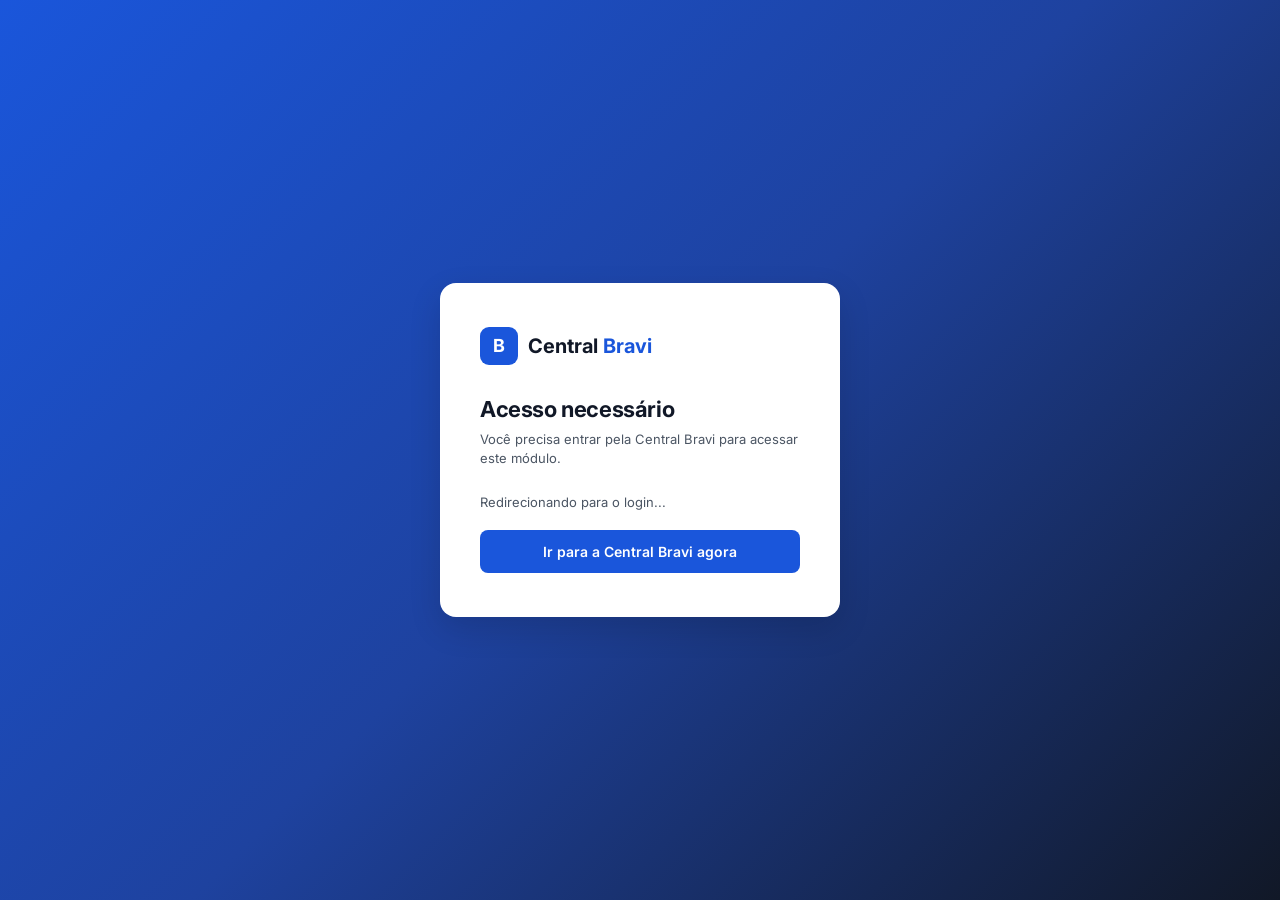
<file: recesso.html>
<!DOCTYPE html>
<html lang="pt-BR">
<head>
<meta charset="UTF-8">
<meta name="viewport" content="width=device-width, initial-scale=1.0">
<title>Recesso · Central Bravi</title>
<script src="bravi-db.js"></script>
<link href="https://fonts.googleapis.com/css2?family=Inter:wght@300;400;500;600;700&display=swap" rel="stylesheet">
<style>
:root {
  --bg:#F2F4F8; --surface:#FFFFFF; --surface2:#F8F9FB;
  --border:#E4E7EF; --border2:#D0D5E3;
  --brand:#1A56DB; --brand-dark:#1E429F; --brand-light:#EBF0FF; --brand-mid:#3F72F8;
  --green:#0BA44A; --green-bg:#ECFDF5;
  --red:#E02424; --red-bg:#FEF2F2;
  --yellow:#D97706; --yellow-bg:#FFFBEB;
  --purple:#7C3AED; --purple-bg:#F5F3FF;
  --text:#111827; --text2:#4B5563; --text3:#9CA3AF;
  --nav:240px; --header:60px; --radius:10px;
  --shadow:0 1px 3px rgba(0,0,0,.08),0 1px 2px rgba(0,0,0,.04);
  --shadow-md:0 4px 16px rgba(0,0,0,.10);
  --shadow-lg:0 12px 32px rgba(0,0,0,.14);
  --font:'Inter',system-ui,sans-serif;
}
*,*::before,*::after{box-sizing:border-box;margin:0;padding:0}
body{font-family:var(--font);background:var(--bg);color:var(--text);font-size:14px;line-height:1.5;min-height:100vh;overflow-x:hidden}

/* ── LOGIN ── */
#login-page{min-height:100vh;display:flex;align-items:center;justify-content:center;background:linear-gradient(135deg,#1A56DB,#1E429F 50%,#111827)}
.login-box{background:#fff;border-radius:16px;padding:44px 40px;width:400px;max-width:95vw;box-shadow:var(--shadow-lg)}
.login-logo{display:flex;align-items:center;gap:10px;margin-bottom:28px}
.login-mark{width:38px;height:38px;background:var(--brand);border-radius:9px;display:grid;place-items:center;color:#fff;font-size:18px;font-weight:700}
.login-name{font-size:20px;font-weight:700;color:var(--text)}
.login-name span{color:var(--brand)}
.login-title{font-size:22px;font-weight:700;margin-bottom:4px;letter-spacing:-.4px}
.login-sub{font-size:13px;color:var(--text2);margin-bottom:24px}
.field{display:flex;flex-direction:column;gap:5px;margin-bottom:14px}
.field label{font-size:12px;font-weight:500;color:var(--text2)}
.field input,.field select,.field textarea{padding:9px 12px;border:1.5px solid var(--border2);border-radius:8px;font-family:var(--font);font-size:13px;color:var(--text);outline:none;transition:border-color .15s,box-shadow .15s;background:#fff}
.field input:focus,.field select:focus,.field textarea:focus{border-color:var(--brand);box-shadow:0 0 0 3px rgba(26,86,219,.1)}
.field textarea{min-height:88px;resize:vertical}
.req{color:var(--red);margin-left:2px}
.login-btn{width:100%;padding:11px;background:var(--brand);color:#fff;border:none;border-radius:8px;font-family:var(--font);font-size:14px;font-weight:600;cursor:pointer;margin-top:6px;transition:background .15s}
.login-btn:hover{background:var(--brand-dark)}
.login-error{color:var(--red);font-size:12px;margin-top:8px;display:none}
.login-shortcuts{margin-top:20px;padding-top:16px;border-top:1px solid var(--border)}
.login-shortcuts p{font-size:11px;color:var(--text3);margin-bottom:8px;font-weight:500;text-transform:uppercase;letter-spacing:.06em}
.shortcut-pills{display:flex;flex-wrap:wrap;gap:6px}
.spill{padding:4px 12px;border-radius:20px;font-size:11px;font-weight:500;cursor:pointer;border:1.5px solid var(--border);background:var(--surface2);color:var(--text2);transition:all .15s}
.spill:hover,.spill.active{border-color:var(--brand);color:var(--brand);background:var(--brand-light)}

/* ── APP SHELL ── */
#app{display:none;min-height:100vh}
.sidebar{position:fixed;top:0;left:0;bottom:0;width:var(--nav);background:#fff;border-right:1px solid var(--border);display:flex;flex-direction:column;z-index:100}
.sb-logo{display:flex;align-items:center;gap:10px;padding:18px 18px 14px;border-bottom:1px solid var(--border)}
.sb-mark{width:30px;height:30px;background:var(--brand);border-radius:7px;display:grid;place-items:center;color:#fff;font-size:13px;font-weight:700;flex-shrink:0}
.sb-name{font-size:15px;font-weight:700}
.sb-name span{color:var(--brand)}
.sb-nav{flex:1;padding:10px 8px;overflow-y:auto}
.nav-grp{font-size:10px;font-weight:600;letter-spacing:.08em;text-transform:uppercase;color:var(--text3);padding:10px 10px 5px}
.nav-item{display:flex;align-items:center;gap:9px;padding:9px 11px;border-radius:8px;color:var(--text2);font-size:13px;font-weight:500;cursor:pointer;transition:all .15s;margin-bottom:2px;user-select:none}
.nav-item:hover{background:var(--bg);color:var(--text)}
.nav-item.active{background:var(--brand-light);color:var(--brand)}
.nav-item .ni-icon{font-size:15px;width:18px;text-align:center;flex-shrink:0}
.nav-badge{margin-left:auto;background:var(--red);color:#fff;font-size:10px;font-weight:700;padding:1px 6px;border-radius:20px;min-width:18px;text-align:center}
.sb-footer{padding:10px 8px;border-top:1px solid var(--border)}
.user-pill{display:flex;align-items:center;gap:9px;padding:9px 11px;border-radius:8px;cursor:pointer;transition:background .15s}
.user-pill:hover{background:var(--bg)}
.u-avatar{width:30px;height:30px;border-radius:50%;background:var(--brand-light);color:var(--brand);display:grid;place-items:center;font-size:11px;font-weight:700;flex-shrink:0}
.u-name{font-size:12px;font-weight:600;white-space:nowrap;overflow:hidden;text-overflow:ellipsis}
.u-role{font-size:11px;color:var(--text3)}

/* ── MAIN ── */
.main{margin-left:var(--nav);min-height:100vh;display:flex;flex-direction:column}
.topbar{height:var(--header);background:#fff;border-bottom:1px solid var(--border);display:flex;align-items:center;padding:0 24px;gap:14px;position:sticky;top:0;z-index:50}
.topbar-title{font-size:16px;font-weight:600;flex:1}
.topbar-back{display:flex;align-items:center;gap:6px;font-size:13px;color:var(--text2);text-decoration:none;cursor:pointer;padding:6px 10px;border-radius:7px;transition:background .15s}
.topbar-back:hover{background:var(--bg)}
.content{padding:24px;flex:1}
.page{display:none;animation:fadeIn .2s ease}
.page.active{display:block}
@keyframes fadeIn{from{opacity:0;transform:translateY(6px)}to{opacity:1;transform:translateY(0)}}

/* ── COMPONENTS ── */
.ph{margin-bottom:22px}
.ph h1{font-size:22px;font-weight:700;letter-spacing:-.4px}
.ph p{font-size:13px;color:var(--text2);margin-top:2px}

.card{background:#fff;border-radius:var(--radius);border:1px solid var(--border);box-shadow:var(--shadow)}
.card-hd{padding:15px 20px;border-bottom:1px solid var(--border);display:flex;align-items:center;justify-content:space-between;gap:12px}
.card-hd h2{font-size:14px;font-weight:600}
.card-bd{padding:20px}

.stats-grid{display:grid;grid-template-columns:repeat(4,1fr);gap:14px;margin-bottom:22px}
.stat-card{background:#fff;border:1px solid var(--border);border-radius:var(--radius);padding:18px 20px;position:relative;overflow:hidden;transition:all .2s;cursor:pointer}
.stat-card:hover{box-shadow:var(--shadow-md);transform:translateY(-1px);border-color:var(--brand)}
.stat-card::before{content:'';position:absolute;top:0;left:0;right:0;height:3px;border-radius:var(--radius) var(--radius) 0 0}
.stat-card.blue::before{background:var(--brand)}
.stat-card.green::before{background:var(--green)}
.stat-card.yellow::before{background:var(--yellow)}
.stat-card.red::before{background:var(--red)}
.stat-card.purple::before{background:var(--purple)}
.stat-icon{width:34px;height:34px;border-radius:8px;display:grid;place-items:center;font-size:15px;margin-bottom:10px}
.stat-card.blue .stat-icon{background:var(--brand-light);color:var(--brand)}
.stat-card.green .stat-icon{background:var(--green-bg);color:var(--green)}
.stat-card.yellow .stat-icon{background:var(--yellow-bg);color:var(--yellow)}
.stat-card.red .stat-icon{background:var(--red-bg);color:var(--red)}
.stat-card.purple .stat-icon{background:var(--purple-bg);color:var(--purple)}
.stat-val{font-size:30px;font-weight:700;line-height:1;margin-bottom:3px;font-variant-numeric:tabular-nums}
.stat-lbl{font-size:12px;color:var(--text2);font-weight:500}

/* TABLE */
.table-wrap{overflow-x:auto}
table{width:100%;border-collapse:collapse}
thead th{padding:10px 14px;text-align:left;font-size:11px;font-weight:600;letter-spacing:.05em;text-transform:uppercase;color:var(--text3);background:var(--surface2);border-bottom:1px solid var(--border);white-space:nowrap}
tbody tr{border-bottom:1px solid var(--border);transition:background .1s}
tbody tr:last-child{border-bottom:none}
tbody tr:hover{background:var(--surface2)}
tbody td{padding:11px 14px;font-size:13px;vertical-align:middle}

/* BADGES */
.badge{display:inline-flex;align-items:center;gap:5px;padding:3px 10px;border-radius:20px;font-size:11px;font-weight:600;white-space:nowrap}
.badge.green{background:var(--green-bg);color:var(--green)}
.badge.red{background:var(--red-bg);color:var(--red)}
.badge.yellow{background:var(--yellow-bg);color:var(--yellow)}
.badge.blue{background:var(--brand-light);color:var(--brand)}
.badge.purple{background:var(--purple-bg);color:var(--purple)}
.badge.gray{background:var(--bg);color:var(--text2)}
.dot{width:6px;height:6px;border-radius:50%;flex-shrink:0}
.dot.green{background:var(--green)}.dot.red{background:var(--red)}.dot.yellow{background:var(--yellow)}.dot.blue{background:var(--brand)}.dot.purple{background:var(--purple)}.dot.gray{background:var(--text3)}

/* BUTTONS */
.btn{display:inline-flex;align-items:center;gap:6px;padding:7px 14px;border-radius:7px;font-family:var(--font);font-size:13px;font-weight:500;cursor:pointer;border:1.5px solid transparent;transition:all .15s;white-space:nowrap;text-decoration:none}
.btn:disabled{opacity:.45;cursor:not-allowed}
.btn-brand{background:var(--brand);color:#fff;border-color:var(--brand)}.btn-brand:hover:not(:disabled){background:var(--brand-dark);border-color:var(--brand-dark)}
.btn-outline{background:#fff;color:var(--text);border-color:var(--border2)}.btn-outline:hover:not(:disabled){border-color:var(--brand);color:var(--brand);background:var(--brand-light)}
.btn-danger{background:var(--red-bg);color:var(--red);border-color:transparent}.btn-danger:hover:not(:disabled){background:var(--red);color:#fff}
.btn-success{background:var(--green-bg);color:var(--green);border-color:transparent}.btn-success:hover:not(:disabled){background:var(--green);color:#fff}
.btn-ghost{background:transparent;color:var(--text2);border-color:transparent;padding:7px 9px}.btn-ghost:hover{background:var(--bg);color:var(--text)}
.btn-sm{padding:5px 10px;font-size:12px}
.btn-xs{padding:3px 8px;font-size:11px}

/* SALDO BANNER */
.saldo-banner{background:linear-gradient(135deg,var(--brand) 0%,var(--brand-dark) 100%);border-radius:14px;padding:24px 28px;color:#fff;display:flex;align-items:center;gap:24px;margin-bottom:22px;position:relative;overflow:hidden}
.saldo-banner::before{content:'🏖️';position:absolute;right:24px;font-size:60px;opacity:.15}
.saldo-main{flex:1}
.saldo-main h2{font-size:13px;font-weight:500;opacity:.75;margin-bottom:4px}
.saldo-main .big{font-size:40px;font-weight:700;line-height:1;margin-bottom:6px}
.saldo-main .sub{font-size:13px;opacity:.8}
.saldo-stats{display:flex;gap:24px;flex-wrap:wrap}
.saldo-stat{text-align:center}
.saldo-stat .v{font-size:22px;font-weight:700;line-height:1}
.saldo-stat .l{font-size:11px;opacity:.7;margin-top:2px}
.saldo-bar{height:6px;background:rgba(255,255,255,.25);border-radius:3px;margin-top:10px;overflow:hidden;max-width:240px}
.saldo-bar-fill{height:100%;background:#fff;border-radius:3px;transition:width .5s}

/* CALENDÁRIO */
.cal-wrap{border:1px solid var(--border);border-radius:var(--radius);overflow:hidden}
.cal-hd{display:flex;align-items:center;justify-content:space-between;padding:13px 18px;background:#fff;border-bottom:1px solid var(--border)}
.cal-hd h3{font-size:15px;font-weight:600}
.cal-ghd{display:grid;grid-template-columns:repeat(7,1fr);background:var(--surface2);border-bottom:1px solid var(--border)}
.cal-ghd div{padding:8px;text-align:center;font-size:11px;font-weight:600;color:var(--text3);text-transform:uppercase;letter-spacing:.04em}
.cal-grid{display:grid;grid-template-columns:repeat(7,1fr);background:#fff}
.cal-day{border-right:1px solid var(--border);border-bottom:1px solid var(--border);min-height:82px;padding:6px;font-size:12px}
.cal-day:nth-child(7n){border-right:none}
.cal-day.inactive{background:var(--surface2)}
.cal-day.today .cal-dn{background:var(--brand);color:#fff}
.cal-dn{font-size:11px;font-weight:600;color:var(--text2);margin-bottom:3px;width:22px;height:22px;display:flex;align-items:center;justify-content:center;border-radius:50%}
.cal-ev{font-size:10px;font-weight:600;padding:2px 5px;border-radius:4px;margin-bottom:2px;white-space:nowrap;overflow:hidden;text-overflow:ellipsis;cursor:default}
.cal-ev.a-realizar{background:var(--yellow-bg);color:var(--yellow)}
.cal-ev.em-andamento{background:var(--brand-light);color:var(--brand)}
.cal-ev.finalizado{background:var(--green-bg);color:var(--green)}
.cal-ev.solicitado{background:var(--purple-bg);color:var(--purple)}
.cal-ev.recusado{background:var(--red-bg);color:var(--red)}
.cal-legend{display:flex;gap:14px;flex-wrap:wrap;padding:11px 18px;border-top:1px solid var(--border);background:#fff}
.cal-legend-item{display:flex;align-items:center;gap:6px;font-size:12px;color:var(--text2)}

/* PERFIL ROW */
.profile-row{display:flex;align-items:center;gap:12px;padding:10px 0;border-bottom:1px solid var(--border)}
.profile-row:last-child{border-bottom:none}
.p-avatar{width:36px;height:36px;border-radius:50%;background:var(--brand-light);color:var(--brand);display:grid;place-items:center;font-size:13px;font-weight:700;flex-shrink:0}
.p-name{font-size:13px;font-weight:600}
.p-sub{font-size:12px;color:var(--text2)}

/* APPROVAL STEPS */
.aprov-steps{display:flex;gap:8px;flex-wrap:wrap;margin-top:8px}
.aprov-step{display:flex;align-items:center;gap:6px;padding:5px 10px;border-radius:20px;font-size:12px;font-weight:600}
.aprov-step.wait{background:var(--yellow-bg);color:var(--yellow)}
.aprov-step.ok{background:var(--green-bg);color:var(--green)}
.aprov-step.no{background:var(--red-bg);color:var(--red)}
.aprov-step.pending{background:var(--bg);color:var(--text3)}

/* VALIDAÇÃO */
.val-list{display:flex;flex-direction:column;gap:6px}
.val-row{display:flex;align-items:center;gap:10px;padding:8px 12px;border-radius:8px;font-size:13px}
.val-row.ok{background:var(--green-bg);color:var(--green)}
.val-row.warn{background:var(--yellow-bg);color:var(--yellow)}
.val-row.fail{background:var(--red-bg);color:var(--red)}
.val-icon{font-size:15px;flex-shrink:0}

/* MODAL */
.modal-overlay{position:fixed;inset:0;background:rgba(0,0,0,.45);display:none;align-items:center;justify-content:center;z-index:500;padding:20px}
.modal-overlay.open{display:flex}
.modal-box{background:#fff;border-radius:14px;width:100%;max-width:520px;box-shadow:var(--shadow-lg);overflow:hidden;animation:mIn .2s ease;max-height:calc(100vh - 40px);display:flex;flex-direction:column}
.modal-box.wide{max-width:660px}
@keyframes mIn{from{opacity:0;transform:scale(.96) translateY(8px)}to{opacity:1;transform:scale(1) translateY(0)}}
.modal-hd{display:flex;align-items:center;justify-content:space-between;padding:17px 22px;border-bottom:1px solid var(--border);flex-shrink:0}
.modal-hd h3{font-size:15px;font-weight:600}
.modal-close{background:none;border:none;cursor:pointer;color:var(--text2);font-size:18px;padding:4px;border-radius:5px;line-height:1}
.modal-close:hover{background:var(--bg)}
.modal-bd{padding:22px;overflow-y:auto;flex:1;min-height:0}
.modal-ft{display:flex;justify-content:flex-end;gap:10px;padding:15px 22px;border-top:1px solid var(--border);flex-shrink:0}

/* INFO GRID */
.info-grid{display:grid;grid-template-columns:1fr 1fr;gap:12px}
.info-item label{font-size:11px;font-weight:600;color:var(--text3);text-transform:uppercase;letter-spacing:.05em;display:block;margin-bottom:3px}
.info-item span{font-size:14px;font-weight:600;color:var(--text)}

/* FORM GRID */
.form-grid{display:grid;grid-template-columns:1fr 1fr;gap:14px}
.form-grid.c3{grid-template-columns:1fr 1fr 1fr}
.form-full{grid-column:1/-1}
.form-actions{display:flex;gap:10px;justify-content:flex-end;padding-top:10px}

/* FILTER BAR */
.filter-bar{display:flex;gap:10px;margin-bottom:16px;flex-wrap:wrap;align-items:flex-end}
.filter-bar .field{flex:1;min-width:140px;margin-bottom:0}

/* TOGGLE */
.toggle-wrap{display:flex;align-items:center;gap:8px;cursor:pointer;padding:4px 0}
.toggle-wrap input[type=checkbox]{width:16px;height:16px;accent-color:var(--brand);cursor:pointer}
.toggle-wrap label{font-size:13px;font-weight:500;cursor:pointer}

/* TOAST */
.toast{position:fixed;bottom:20px;right:20px;background:#fff;border:1px solid var(--border);border-radius:var(--radius);padding:12px 18px;font-size:13px;box-shadow:var(--shadow-md);opacity:0;transition:opacity .25s;pointer-events:none;z-index:999;display:flex;align-items:center;gap:10px;min-width:260px}
.toast.show{opacity:1}
.toast.success{border-left:3px solid var(--green)}
.toast.error{border-left:3px solid var(--red)}
.toast.info{border-left:3px solid var(--brand)}

/* EMPTY STATE */
.empty{text-align:center;padding:48px 24px;color:var(--text2)}
.empty-icon{font-size:36px;margin-bottom:10px}
.empty h3{font-size:15px;font-weight:600;color:var(--text);margin-bottom:6px}
.empty p{font-size:13px}

/* TABS */
.tabs{display:flex;gap:2px;border-bottom:1px solid var(--border);margin-bottom:20px}
.tab-btn{padding:9px 16px;font-size:13px;font-weight:500;color:var(--text2);cursor:pointer;border:none;background:none;border-bottom:2px solid transparent;transition:all .15s;margin-bottom:-1px}
.tab-btn:hover{color:var(--text)}
.tab-btn.active{color:var(--brand);border-bottom-color:var(--brand)}
.tab-panel{display:none}.tab-panel.active{display:block}

/* REGRAS */
.rule-card{background:var(--surface2);border:1px solid var(--border);border-radius:8px;padding:16px;margin-bottom:10px}
.rule-card label{font-size:12px;font-weight:600;color:var(--text2);display:block;margin-bottom:6px}
.rule-card input{width:80px;padding:7px 10px;border:1.5px solid var(--border2);border-radius:7px;font-family:var(--font);font-size:14px;font-weight:600;text-align:center;outline:none}
.rule-card input:focus{border-color:var(--brand)}
.rule-card .rule-desc{font-size:12px;color:var(--text3);margin-top:4px}
.rules-grid{display:grid;grid-template-columns:repeat(3,1fr);gap:10px;margin-bottom:14px}

/* PROGRESS BAR */
.prog-wrap{margin-top:6px}
.prog-bar{height:6px;background:var(--border);border-radius:3px;overflow:hidden}
.prog-fill{height:100%;border-radius:3px;transition:width .4s}
.prog-fill.green{background:var(--green)}
.prog-fill.yellow{background:var(--yellow)}
.prog-fill.red{background:var(--red)}

sep{display:block;height:1px;background:var(--border);margin:16px 0}
</style>
</head>
<body>

<!-- ─── SEM SESSÃO — redireciona para o hub (login centralizado) ──── -->
<div id="login-page">
  <div class="login-box">
    <div class="login-logo">
      <div class="login-mark">B</div>
      <span class="login-name">Central <span>Bravi</span></span>
    </div>
    <div class="login-title">Acesso necessário</div>
    <div class="login-sub">Você precisa entrar pela Central Bravi para acessar este módulo.</div>
    <p style="font-size:13px;color:var(--text2);margin-bottom:18px">Redirecionando para o login...</p>
    <a href="index.html" class="login-btn" style="display:block;text-align:center;text-decoration:none">Ir para a Central Bravi agora</a>
  </div>
</div>

<!-- ─── TROCA DE SENHA OBRIGATÓRIA (primeiro acesso / reset) ──── -->
<div id="troca-senha-page" style="display:none;min-height:100vh;align-items:center;justify-content:center;background:linear-gradient(135deg,#1A56DB,#1E429F 50%,#111827)">
  <div class="login-box">
    <div class="login-logo">
      <div class="login-mark">B</div>
      <span class="login-name">Central <span>Bravi</span></span>
    </div>
    <div class="login-title">Criar nova senha</div>
    <div class="login-sub">Por segurança, crie uma senha definitiva para continuar.</div>
    <div class="field">
      <label>Senha atual (padrão fornecida)</label>
      <input type="password" id="ts-senha-atual" placeholder="••••••••" autocomplete="current-password">
    </div>
    <div class="field">
      <label>Nova senha</label>
      <input type="password" id="ts-senha-nova" placeholder="Mínimo 6 caracteres" autocomplete="new-password">
    </div>
    <p style="font-size:12px;color:var(--text2);margin:-6px 0 14px;line-height:1.5">
      A senha deve ter pelo menos <strong>6 caracteres</strong> e não pode ser a senha padrão (<strong>Bravi123</strong>).
    </p>
    <div class="field">
      <label>Confirmar nova senha</label>
      <input type="password" id="ts-senha-confirma" placeholder="Repita a nova senha" autocomplete="new-password" onkeydown="if(event.key==='Enter')confirmarTrocaSenha()">
    </div>
    <div id="ts-error" class="login-error"></div>
    <button class="login-btn" onclick="confirmarTrocaSenha()">Definir nova senha</button>
  </div>
</div>

<!-- ─── APP ───────────────────────────────────────────────── -->
<div id="app">
  <div class="sidebar">
    <div class="sb-logo">
      <a href="index.html" class="sb-mark" title="Central Bravi">B</a>
      <a href="index.html" class="sb-name" style="text-decoration:none;color:inherit" title="Central Bravi">Central <span>Bravi</span></a>
    </div>
    <nav class="sb-nav">
      <div class="nav-grp">Geral</div>
      <div class="nav-item active" onclick="nav('pg-dashboard')" id="ni-dashboard">
        <span class="ni-icon">🏠</span> Dashboard
      </div>
      <div class="nav-item" onclick="nav('pg-calendario')" id="ni-calendario">
        <span class="ni-icon">📅</span> Calendário
      </div>

      <div id="nav-pc-section" style="display:none">
        <div class="nav-grp">People Care</div>
        <div class="nav-item" onclick="nav('pg-profissionais')" id="ni-profissionais">
          <span class="ni-icon">👥</span> Profissionais
        </div>
        <div class="nav-item" onclick="nav('pg-aprovacoes')" id="ni-aprovacoes">
          <span class="ni-icon">✅</span> Aprovações
          <span class="nav-badge" id="badge-aprov" style="display:none">0</span>
        </div>
        <div class="nav-item" onclick="nav('pg-projetos-gp')" id="ni-projetos-gp">
          <span class="ni-icon">🗂️</span> Projetos & GPs
        </div>
        <div class="nav-item" onclick="nav('pg-regras')" id="ni-regras">
          <span class="ni-icon">⚙️</span> Regras
        </div>
        <div class="nav-item" onclick="nav('pg-usuarios')" id="ni-usuarios">
          <span class="ni-icon">🔐</span> Gerenciar Usuários
        </div>
        <div class="nav-grp">Meu Recesso</div>
        <div class="nav-item" onclick="nav('pg-meu-recesso')" id="ni-meu-pc">
          <span class="ni-icon">🌴</span> Meu Saldo
        </div>
        <div class="nav-item" onclick="nav('pg-solicitar')" id="ni-sol-pc">
          <span class="ni-icon">➕</span> Solicitar Recesso
        </div>
      </div>

      <div id="nav-gp-section" style="display:none">
        <div class="nav-grp">Gestor de Projetos</div>
        <div class="nav-item" onclick="nav('pg-aprovacoes')" id="ni-aprov-gp">
          <span class="ni-icon">✅</span> Aprovações
          <span class="nav-badge" id="badge-aprov-gp" style="display:none">0</span>
        </div>
        <div class="nav-item" onclick="nav('pg-profissionais')" id="ni-prof-gp">
          <span class="ni-icon">👥</span> Minha Equipe
        </div>
        <div class="nav-grp">Meu Recesso</div>
        <div class="nav-item" onclick="nav('pg-meu-recesso')" id="ni-meu-gp">
          <span class="ni-icon">🌴</span> Meu Saldo
        </div>
        <div class="nav-item" onclick="nav('pg-solicitar')" id="ni-sol-gp">
          <span class="ni-icon">➕</span> Solicitar Recesso
        </div>
      </div>

      <div id="nav-pro-section" style="display:none">
        <div class="nav-grp">Meu Recesso</div>
        <div class="nav-item" onclick="nav('pg-meu-recesso')" id="ni-meu">
          <span class="ni-icon">🌴</span> Meu Saldo
        </div>
        <div class="nav-item" onclick="nav('pg-solicitar')" id="ni-solicitar">
          <span class="ni-icon">➕</span> Solicitar Recesso
        </div>
      </div>
    </nav>
    <div class="sb-footer">
      <div class="user-pill" onclick="doLogout()">
        <div class="u-avatar" id="u-av">--</div>
        <div class="u-info">
          <div class="u-name" id="u-nm">—</div>
          <div class="u-role" id="u-rl">—</div>
        </div>
      </div>
    </div>
  </div>

  <div class="main">
    <div class="topbar">
      <a href="index.html" class="topbar-back">← Central Bravi</a>
      <div class="topbar-title" id="topbar-title">Recesso & Ausências</div>
      <div id="topbar-actions"></div>
    </div>

    <div class="content">

      <!-- ── DASHBOARD (PC/GP) ── -->
      <div id="pg-dashboard" class="page active">
        <div class="ph"><h1>Dashboard</h1><p>Visão geral dos recessos da equipe</p></div>
        <div class="stats-grid" id="dash-stats"></div>
        <div style="display:grid;grid-template-columns:1fr 1fr;gap:16px">
          <div class="card">
            <div class="card-hd"><h2>🔔 Pendentes de Aprovação</h2></div>
            <div class="card-bd" id="dash-pendentes"></div>
          </div>
          <div class="card">
            <div class="card-hd"><h2>🌴 Recessos Próximos (30 dias)</h2></div>
            <div class="card-bd" id="dash-proximos"></div>
          </div>
        </div>
        <div style="margin-top:16px" class="card">
          <div class="card-hd">
            <h2>⚠️ Saldos a Vencer (próximos 90 dias)</h2>
            <button class="btn btn-outline btn-sm" onclick="nav('pg-profissionais')">Ver todos</button>
          </div>
          <div class="card-bd" id="dash-vencer"></div>
        </div>
      </div>

      <!-- ── MEU RECESSO (profissional) ── -->
      <div id="pg-meu-recesso" class="page">
        <div class="ph"><h1 id="meu-title">Meu Recesso</h1><p>Acompanhe seu saldo e solicitações</p></div>
        <div id="meu-saldo-banner"></div>
        <div style="display:grid;grid-template-columns:1fr 1fr;gap:16px;margin-bottom:16px">
          <div class="card">
            <div class="card-hd"><h2>🎂 Day Off de Aniversário</h2></div>
            <div class="card-bd" id="meu-aniversario"></div>
          </div>
          <div class="card">
            <div class="card-hd"><h2>📊 Resumo do Período</h2></div>
            <div class="card-bd" id="meu-resumo"></div>
          </div>
        </div>
        <div class="card">
          <div class="card-hd">
            <h2>Minhas Solicitações</h2>
            <button class="btn btn-brand btn-sm" onclick="nav('pg-solicitar')">+ Nova Solicitação</button>
          </div>
          <div class="card-bd">
            <div class="table-wrap"><table>
              <thead><tr><th>Solicitado em</th><th>Período</th><th>Dias úteis</th><th>Aprovação GP</th><th>Aprovação PC</th><th>Status</th><th></th></tr></thead>
              <tbody id="meu-tbody"></tbody>
            </table></div>
          </div>
        </div>
      </div>

      <!-- ── SOLICITAR ── -->
      <div id="pg-solicitar" class="page">
        <div class="ph"><h1>Solicitar Recesso</h1><p>Escolha o período desejado</p></div>
        <div class="card" style="max-width:560px">
          <div class="card-hd"><h2>Nova Solicitação</h2></div>
          <div class="card-bd">
            <div id="sol-aviso" style="display:none;margin-bottom:16px"></div>
            <form id="form-sol" onsubmit="submitSolicitar(event)">
              <div class="form-grid" style="margin-bottom:14px">
                <div class="field"><label>Data de Início <span class="req">*</span></label><input type="date" id="sol-ini" required onchange="calcSolDias()"></div>
                <div class="field"><label>Data de Fim <span class="req">*</span></label><input type="date" id="sol-fim" required onchange="calcSolDias()"></div>
              </div>
              <div id="sol-preview" style="display:none;margin-bottom:14px"></div>
              <div class="field" style="margin-bottom:14px">
                <label>Justificativa / Observação</label>
                <textarea id="sol-just" placeholder="Ex: Alinhado com o cliente, viagem de família, etc."></textarea>
              </div>
              <div class="toggle-wrap" style="margin-bottom:18px">
                <input type="checkbox" id="sol-alinhado">
                <label for="sol-alinhado">Já alinhado com o cliente / projeto</label>
              </div>
              <div class="form-actions">
                <button type="button" class="btn btn-outline" onclick="nav('pg-meu-recesso')">Cancelar</button>
                <button type="submit" class="btn btn-brand">Enviar Solicitação</button>
              </div>
            </form>
          </div>
        </div>
      </div>

      <!-- ── APROVAÇÕES ── -->
      <div id="pg-aprovacoes" class="page">
        <div class="ph"><h1>Aprovações de Recesso</h1><p>Solicitações aguardando sua revisão</p></div>
        <div class="tabs">
          <button class="tab-btn active" onclick="switchAprovTab('pendentes',this)">Pendentes</button>
          <button class="tab-btn" onclick="switchAprovTab('historico',this)">Histórico</button>
        </div>
        <div class="tab-panel active" id="aprov-tab-pendentes">
          <div class="card">
            <div class="card-bd">
              <div class="table-wrap"><table>
                <thead><tr><th>Profissional</th><th>Projeto</th><th>Período</th><th>Dias</th><th>Status GP</th><th>Status PC</th><th>Justificativa</th><th>Ações</th></tr></thead>
                <tbody id="aprov-tbody"></tbody>
              </table></div>
            </div>
          </div>
        </div>
        <div class="tab-panel" id="aprov-tab-historico">
          <div class="card">
            <div class="card-bd">
              <div class="table-wrap"><table>
                <thead><tr><th>Profissional</th><th>Período</th><th>Dias</th><th>Aprovação GP</th><th>Aprovação PC</th><th>Status</th></tr></thead>
                <tbody id="aprov-hist-tbody"></tbody>
              </table></div>
            </div>
          </div>
        </div>
      </div>

      <!-- ── PROFISSIONAIS (PC/GP view) ── -->
      <div id="pg-profissionais" class="page">
        <div class="ph"><h1>Profissionais</h1><p>Saldos e histórico de recesso</p></div>
        <div class="stats-grid" id="prof-stats-conferencia" style="margin-bottom:16px"></div>
        <div class="filter-bar">
          <div class="field"><label>Buscar</label><input type="text" id="prof-search" placeholder="Nome ou projeto..." oninput="renderProfTable()"></div>
          <div class="field"><label>Projeto</label><select id="prof-proj-filter" onchange="renderProfTable()"><option value="">Todos</option></select></div>
          <div class="field"><label>Status</label><select id="prof-status-filter" onchange="renderProfTable()"><option value="1" selected>Ativos</option><option value="">Todos</option><option value="0">Inativos</option></select></div>
          <div class="field"><label>Elegibilidade</label><select id="prof-elegivel-filter" onchange="renderProfTable()"><option value="">Todos</option><option value="1">Elegíveis</option><option value="0">Inelegíveis</option></select></div>
        </div>
        <div class="card">
          <div class="card-bd">
            <div class="table-wrap"><table>
              <thead><tr><th>Profissional</th><th>Projeto</th><th>Contratação</th><th>Ini. Recesso</th><th>Elegível</th><th>Período</th><th>Total</th><th>Usado</th><th>Saldo</th><th>Vence em</th><th></th></tr></thead>
              <tbody id="prof-tbody"></tbody>
            </table></div>
          </div>
        </div>
      </div>

      <!-- ── PROJETOS & GPs ── -->
      <div id="pg-projetos-gp" class="page">
        <div class="ph"><h1>Projetos & GPs</h1><p>Defina o GP responsável por cada projeto</p></div>
        <div style="display:grid;grid-template-columns:1fr 1fr;gap:16px">
          <div class="card">
            <div class="card-hd"><h2>Configuração de GPs por Projeto</h2></div>
            <div class="card-bd" id="proj-gp-lista"></div>
          </div>
          <div class="card">
            <div class="card-hd"><h2>Adicionar / Editar</h2></div>
            <div class="card-bd">
              <div class="field"><label>Projeto</label>
                <select id="pgp-projeto"><option value="">— Selecionar —</option></select>
              </div>
              <div class="field"><label>GP Responsável</label>
                <select id="pgp-gp"><option value="">— Selecionar GP —</option></select>
              </div>
              <div class="form-actions">
                <button class="btn btn-brand" onclick="salvarProjetoGP()">Salvar</button>
              </div>
            </div>
          </div>
        </div>
      </div>

      <!-- ── CALENDÁRIO ── -->
      <div id="pg-calendario" class="page">
        <div class="ph"><h1>Calendário de Recessos</h1><p>Visualize ausências da equipe</p></div>
        <div class="card">
          <div class="cal-wrap">
            <div class="cal-hd">
              <button class="btn btn-ghost" id="cal-prev">◀</button>
              <h3 id="cal-title"></h3>
              <button class="btn btn-ghost" id="cal-next">▶</button>
            </div>
            <div class="cal-ghd"><div>Dom</div><div>Seg</div><div>Ter</div><div>Qua</div><div>Qui</div><div>Sex</div><div>Sáb</div></div>
            <div class="cal-grid" id="cal-grid"></div>
            <div class="cal-legend">
              <div class="cal-legend-item"><div class="cal-ev a-realizar" style="padding:2px 7px">Ex</div> A Realizar</div>
              <div class="cal-legend-item"><div class="cal-ev em-andamento" style="padding:2px 7px">Ex</div> Em Andamento</div>
              <div class="cal-legend-item"><div class="cal-ev finalizado" style="padding:2px 7px">Ex</div> Finalizado</div>
              <div class="cal-legend-item"><div class="cal-ev solicitado" style="padding:2px 7px">Ex</div> Aguardando</div>
            </div>
          </div>
        </div>
      </div>

      <!-- ── REGRAS ── -->
      <div id="pg-regras" class="page">
        <div class="ph"><h1>Regras de Recesso</h1><p>Configure as políticas da empresa</p></div>
        <div style="display:grid;grid-template-columns:1fr 1fr;gap:16px">
          <div class="card">
            <div class="card-hd"><h2>Parâmetros</h2></div>
            <div class="card-bd">
              <div class="rules-grid">
                <div class="rule-card">
                  <label>Meses para elegibilidade</label>
                  <input type="number" id="rule-meses" min="1" max="24">
                  <div class="rule-desc">Tempo mínimo de empresa</div>
                </div>
                <div class="rule-card">
                  <label>Dias totais de recesso</label>
                  <input type="number" id="rule-dias" min="1" max="60">
                  <div class="rule-desc">Dias úteis por período</div>
                </div>
                <div class="rule-card">
                  <label>Bônus com 1+ ano (dias)</label>
                  <input type="number" id="rule-add1" min="0" max="10">
                  <div class="rule-desc">Dias extras após 1 ano</div>
                </div>
                <div class="rule-card">
                  <label>Bônus com 2+ anos (dias)</label>
                  <input type="number" id="rule-add2" min="0" max="10">
                  <div class="rule-desc">Dias extras após 2 anos</div>
                </div>
                <div class="rule-card">
                  <label>Antecedência mínima (dias)</label>
                  <input type="number" id="rule-antec" min="1" max="90">
                  <div class="rule-desc">Dias antes do início</div>
                </div>
                <div class="rule-card">
                  <label>Mínimo de dias por solicitação</label>
                  <input type="number" id="rule-minimo" min="1" max="30">
                  <div class="rule-desc">Menor pedido permitido</div>
                </div>
              </div>
              <div class="form-actions">
                <button class="btn btn-brand" onclick="salvarRegras()">💾 Salvar Regras</button>
              </div>
            </div>
          </div>
          <div class="card">
            <div class="card-hd"><h2>Day Off de Aniversário</h2></div>
            <div class="card-bd">
              <div class="rule-card">
                <label>Janela de uso (dias antes/depois)</label>
                <input type="number" id="rule-aniv-janela" min="0" max="30" style="width:80px">
                <div class="rule-desc">Ex: 7 = pode tirar 7 dias antes ou depois do aniversário</div>
              </div>
              <sep></sep>
              <p style="font-size:13px;color:var(--text2);line-height:1.6">O day off de aniversário dá direito a <strong>1 dia útil</strong> por ano. O profissional pode tirar dentro da janela configurada. Não acumula para o ano seguinte.</p>
              <div class="form-actions" style="padding-top:12px">
                <button class="btn btn-brand" onclick="salvarRegras()">💾 Salvar</button>
              </div>
            </div>
          </div>
        </div>
      </div>

      <!-- ── GERENCIAR USUÁRIOS (PC/admin) ── -->
      <div id="pg-usuarios" class="page">
        <div class="ph"><h1>Gerenciar Usuários</h1><p>Crie acessos e gerencie senhas dos profissionais</p></div>
        <div style="display:grid;grid-template-columns:1fr 1fr;gap:16px">
          <div class="card" style="grid-column:1/-1">
            <div class="card-hd"><h2>Criar Novo Usuário</h2></div>
            <div class="card-bd">
              <div class="form-grid" style="align-items:flex-end">
                <div class="field">
                  <label>E-mail Bravi <span class="req">*</span></label>
                  <input type="email" id="usr-email" placeholder="nome.sobrenome@bravi.com.br">
                </div>
                <div class="field">
                  <label>Papel de acesso</label>
                  <select id="usr-papel">
                    <option value="profissional">Profissional</option>
                    <option value="pc">People Care</option>
                    <option value="admin" id="usr-papel-admin-opt">Administrador (acesso total)</option>
                  </select>
                </div>
              </div>
              <div id="usr-criar-aviso" style="display:none;margin-top:10px"></div>
              <div class="form-actions">
                <button class="btn btn-brand" onclick="criarUsuario()">+ Criar Usuário</button>
              </div>
              <p style="font-size:12px;color:var(--text2);margin-top:8px">
                O novo usuário recebe a senha padrão <strong>Bravi123</strong> e será obrigado a criar uma senha definitiva no primeiro acesso.
              </p>
            </div>
          </div>

          <div class="card" style="grid-column:1/-1">
            <div class="card-hd">
              <h2>Usuários com Acesso</h2>
              <button class="btn btn-outline btn-sm" onclick="carregarUsuarios()">🔄 Atualizar</button>
            </div>
            <div class="card-bd">
              <div class="table-wrap"><table>
                <thead><tr><th>E-mail</th><th>Papel</th><th>Status da senha</th><th>Último login</th><th>Criado em</th><th>Ações</th></tr></thead>
                <tbody id="usr-tbody"><tr><td colspan="6"><div class="empty"><div class="empty-icon">🔐</div><h3>Carregando...</h3></div></td></tr></tbody>
              </table></div>
            </div>
          </div>
        </div>
      </div>

    </div><!-- /content -->
  </div><!-- /main -->
</div><!-- /app -->

<!-- ─── MODAIS ─────────────────────────────────────────────── -->

<!-- Modal: Revisar Solicitação (GP/PC) -->
<div class="modal-overlay" id="modal-revisar">
  <div class="modal-box wide">
    <div class="modal-hd"><h3>Revisar Solicitação</h3><button class="modal-close" onclick="closeModal('modal-revisar')">✕</button></div>
    <div class="modal-bd">
      <div class="info-grid" id="rev-info" style="margin-bottom:20px"></div>
      <sep></sep>
      <h4 style="font-size:13px;font-weight:600;margin-bottom:10px">Validações automáticas</h4>
      <div class="val-list" id="rev-validacoes"></div>
      <div id="rev-just-wrap" style="display:none;margin-top:16px">
        <h4 style="font-size:13px;font-weight:600;margin-bottom:6px">Justificativa do profissional</h4>
        <p id="rev-just-text" style="font-size:13px;color:var(--text2);background:var(--surface2);padding:10px 14px;border-radius:8px"></p>
      </div>
      <div style="margin-top:14px" id="rev-alinhado-wrap"></div>
    </div>
    <div class="modal-ft">
      <button class="btn btn-danger" onclick="abrirRecusar()">✕ Recusar</button>
      <button class="btn btn-success" id="btn-aprovar" onclick="aprovar()">✓ Aprovar</button>
    </div>
  </div>
</div>

<!-- Modal: Recusar -->
<div class="modal-overlay" id="modal-recusar">
  <div class="modal-box">
    <div class="modal-hd"><h3>Motivo da Recusa</h3><button class="modal-close" onclick="closeModal('modal-recusar')">✕</button></div>
    <div class="modal-bd">
      <div class="field"><label>Justificativa <span class="req">*</span></label>
        <textarea id="recusar-motivo" placeholder="Explique o motivo para o profissional..."></textarea>
      </div>
    </div>
    <div class="modal-ft">
      <button class="btn btn-outline" onclick="closeModal('modal-recusar')">Cancelar</button>
      <button class="btn btn-danger" onclick="confirmarRecusa()">Confirmar Recusa</button>
    </div>
  </div>
</div>

<!-- Modal: Detalhes do profissional (saldo) -->
<div class="modal-overlay" id="modal-prof-detalhe">
  <div class="modal-box wide">
    <div class="modal-hd"><h3 id="pd-title">Histórico</h3><button class="modal-close" onclick="closeModal('modal-prof-detalhe')">✕</button></div>
    <div class="modal-bd" id="pd-body"></div>
  </div>
</div>

<!-- Modal: Sucesso -->
<div class="modal-overlay" id="modal-sucesso">
  <div class="modal-box">
    <div class="modal-bd" style="text-align:center;padding:36px 28px">
      <div style="font-size:48px;margin-bottom:14px">🎉</div>
      <h3 style="font-size:18px;font-weight:700;margin-bottom:8px">Solicitação enviada!</h3>
      <p style="font-size:13px;color:var(--text2);margin-bottom:22px">Sua solicitação foi registrada e está <strong>aguardando aprovação</strong> do GP e do People Care. Você receberá um e-mail de confirmação.</p>
      <button class="btn btn-brand" style="width:100%" onclick="closeModal('modal-sucesso');nav('pg-meu-recesso')">Ver minhas solicitações</button>
    </div>
  </div>
</div>

<!-- Modal: Aprovação confirmada -->
<div class="modal-overlay" id="modal-aprov-ok">
  <div class="modal-box">
    <div class="modal-bd" style="text-align:center;padding:36px 28px">
      <div style="font-size:48px;margin-bottom:14px">✅</div>
      <h3 style="font-size:18px;font-weight:700;margin-bottom:8px" id="aprov-ok-title">Aprovação registrada!</h3>
      <p style="font-size:13px;color:var(--text2);margin-bottom:22px" id="aprov-ok-msg"></p>
      <button class="btn btn-brand" style="width:100%" onclick="closeModal('modal-aprov-ok')">Fechar</button>
    </div>
  </div>
</div>

<div class="toast" id="toast"></div>

<!-- ─── SCRIPT ─────────────────────────────────────────────── -->
<script>
// ══════════════════════════════════════════════════════════════
// CONFIG
// ══════════════════════════════════════════════════════════════
const API_URL = 'https://script.google.com/macros/s/AKfycbwflnR51V4sh7cc99AgHD9cJkfgE6BK38Xkcjaket0rfGy0HArMnTOHpQbGFhuwL6HD/exec';
const LS_PESSOAS    = 'bravi_pessoas_drive';
const LS_RECESSO    = 'bravi_recesso_solicitacoes';
const LS_REGRAS     = 'bravi_recesso_regras';
const LS_PROJ_GP    = 'bravi_recesso_proj_gp'; // {projeto: people}
const LS_ANIV       = 'bravi_recesso_aniversario'; // {people: ano_usado}
const LS_PROF_CFG   = 'bravi_recesso_prof_cfg';   // {people: {dataIniRecesso, nasc}}
const LS_SESSAO     = 'bravi_sessao'; // sessão compartilhada com index.html (hub) — {email,papel,expiraEm}

const FERIADOS_BR = new Set(['2026-01-01','2026-02-16','2026-02-17','2026-04-03','2026-04-21',
  '2026-05-01','2026-06-04','2026-09-07','2026-10-12','2026-11-02','2026-11-15','2026-12-25']);

const MESES = ['Janeiro','Fevereiro','Março','Abril','Maio','Junho',
  'Julho','Agosto','Setembro','Outubro','Novembro','Dezembro'];

// Roles que têm acesso de aprovação
const ROLES_GP = ['Project Manager','GOP','CEO','PPC'];
const EMAIL_PC = 'andresa.rosa@bravi.com.br';

// ══════════════════════════════════════════════════════════════
// ESTADO
// ══════════════════════════════════════════════════════════════
let STATE = {
  currentUser: null, // {people, nome, email, role, roleLabel}
  currentPage: 'pg-dashboard',
  calDate: new Date(),
  revisandoId: null,
};

let DB = {
  pessoas: [],       // da planilha
  projetosCadastro: [], // tabela 'projetos' do Cadastro Geral (fonte completa, 482+ projetos)
  solicitacoes: [],  // [{id,profEmail,profPeople,inicio,fim,dias,dataSol,justificativa,alinhado,aprovGP,aprovPC,motivoRecusa,statusRecesso}]
  regras: { meses:12, dias:10, add1:1, add2:2, antecedencia:30, minimo:1, anivJanela:7 },
  projGP: {},        // {projetoAtual: people}
  anivUsado: {},     // {people: ano(number) ou false}
  profCfg: {},       // {people: {dataIniRecesso, nasc}}
};

// ══════════════════════════════════════════════════════════════
// INIT
// ══════════════════════════════════════════════════════════════
window.addEventListener('DOMContentLoaded', async () => {
  loadLocal();
  // Tenta sincronizar pessoas e solicitações do Drive em background
  carregarPessoas();
  carregarSolicitacoes();
  await iniciarComSessaoDoHub();
});

/**
 * Lê a sessão gravada pelo hub (index.html) em localStorage. Se não houver
 * sessão válida, redireciona de volta para o hub — este módulo não tem mais
 * tela de login própria, o login é sempre feito a partir da Central Bravi.
 */
function lerSessaoHub() {
  try {
    const raw = localStorage.getItem(LS_SESSAO);
    if (!raw) return null;
    const sessao = JSON.parse(raw);
    if (!sessao || !sessao.expiraEm || Date.now() > sessao.expiraEm) {
      localStorage.removeItem(LS_SESSAO);
      return null;
    }
    return sessao;
  } catch(e) { return null; }
}

async function iniciarComSessaoDoHub() {
  const sessao = lerSessaoHub();
  if (!sessao) {
    // Sem sessão válida — mostra a tela de aviso e redireciona ao hub.
    document.getElementById('login-page').style.display = 'flex';
    setTimeout(() => { window.location.href = 'index.html'; }, 1200);
    return;
  }

  // Sessão válida — monta o usuário e verifica se precisa trocar senha.
  // A sessão do hub não carrega 'precisaTrocarSenha' (ela só guarda email/papel),
  // então confirmamos isso com uma chamada leve ao backend antes de abrir o app.
  if (!DB.pessoas.length) {
    const cache = ls(LS_PESSOAS);
    if (cache) DB.pessoas = cache;
  }

  const email = sessao.email;
  const pessoa = DB.pessoas.find(p => (p.email||'').toLowerCase() === email);
  const papel = sessao.papel;
  const role = (papel === 'admin') ? 'pc' : determinarRole(papel);
  const nomeBase = pessoa ? pessoa.people : email.replace('@bravi.com.br','');
  const nome = nomeF(nomeBase);

  STATE.currentUser = {
    people: nomeBase,
    nome,
    email,
    role,
    papel,
    roleLabel: papel==='admin' ? 'Administrador' : role==='pc' ? 'People Care' : role==='gp' ? 'Gestor de Projetos' : 'Profissional',
    pessoa
  };

  document.getElementById('login-page').style.display = 'none';

  if (sessao.precisaTrocarSenha) {
    abrirTrocaSenhaObrigatoria(email);
    return;
  }

  iniciarApp();
}

function loadLocal() {
  const r = ls(LS_REGRAS);   if (r) DB.regras = r;
  const s = ls(LS_RECESSO);  if (s) DB.solicitacoes = s;
  const g = ls(LS_PROJ_GP);  if (g) DB.projGP = g;
  const a = ls(LS_ANIV);     if (a) DB.anivUsado = a;
  const c = ls(LS_PROF_CFG); if (c) DB.profCfg = c;
}

/**
 * Adapta um registro de profissional no formato do Cadastro Geral
 * (campos: nome, email, funcao, projetoPrincipal=ID, admissao, ativo, sexo)
 * para o formato que a lógica de negócio do Recesso já espera internamente
 * (campos: people=slug, role, projetoAtual=NOME, admissao, ativo, email).
 *
 * Isso existe porque o Cadastro Geral (cadastro.html) é a fonte única da
 * verdade para todos os módulos — o Recesso não deve mais ler a planilha
 * "Pessoas-2026" diretamente (isso causava dessincronia: gente já inativada
 * no Cadastro continuava aparecendo como ativa/elegível no Recesso).
 */
function _adaptarProfissionalDoCadastro(p, projetosPorId) {
  const email = (p.email || '').toLowerCase().trim();
  // Registros "lixo" do Cadastro Geral (contas de sistema, e-mails corrompidos
  // tipo "nei.fassula@bravi techsoluc...") não devem aparecer no Recesso.
  // Um e-mail válido aqui tem exatamente um '@', termina em domínio sem espaços,
  // e a pessoa tem nome preenchido.
  const emailValido = email && /^[^\s@]+@[^\s@]+\.[^\s@]+$/.test(email);
  if (!emailValido || !p.nome) return null;

  const people = email.replace('@bravi.com.br', '');
  if (!people || people.includes(' ') || people.includes('@')) return null; // ainda sobrou algo malformado

  const projeto = p.projetoPrincipal ? (projetosPorId[p.projetoPrincipal] || null) : null;

  return {
    people,
    email,
    nome: p.nome || nomeF(people),
    role: p.funcao || '',
    setor: p.setor || '',
    level: p.level || '',
    projetoAtual: projeto ? projeto.nome : null,
    admissao: p.admissao || null,
    ativo: p.ativo !== false,
    sexo: p.sexo || '',
  };
}

/**
 * Busca profissionais do Cadastro Geral (BraviDB — mesma fonte que
 * cadastro.html usa), que é a fonte única da verdade para todos os módulos.
 * Sincroniza com o Drive primeiro para garantir dados atualizados, depois
 * lê a tabela local 'profissionais' e a adapta para o formato do Recesso.
 */
async function carregarPessoas() {
  // Cache local imediato (resposta rápida enquanto sincroniza em background)
  const cacheAdaptado = ls(LS_PESSOAS);
  if (cacheAdaptado && cacheAdaptado.length) DB.pessoas = cacheAdaptado;

  try {
    // Garante que BraviDB tem a API configurada (mesma usada pelo Recesso)
    if (!BraviDB.temAPI()) BraviDB.configurarAPI(API_URL);

    // Sincroniza do Drive — traz a tabela 'profissionais' salva pelo cadastro.html
    await BraviDB.sincronizar();

    const profissionaisCadastro = BraviDB.ler('profissionais');
    const projetosCadastro = BraviDB.ler('projetos');
    const projetosPorId = {};
    projetosCadastro.forEach(pr => { projetosPorId[pr.id] = pr; });

    // Guarda a lista de projetos ATIVOS do Cadastro Geral (não só os que já
    // têm alguém vinculado como projetoAtual) — usada em "Projetos & GPs"
    // para que o GP possa ser configurado em qualquer projeto ativo, mesmo
    // sem nenhum profissional apontando para ele ainda. Mesma regra de
    // governança dos profissionais: o Cadastro Geral é a fonte da verdade —
    // um projeto arquivado lá não aparece mais aqui no Recesso.
    DB.projetosCadastro = projetosCadastro
      .filter(pr => pr && pr.nome && (pr.status || 'ativo') === 'ativo')
      .map(pr => ({ id: pr.id, nome: pr.nome, status: pr.status || 'ativo' }))
      .sort((a,b) => a.nome.localeCompare(b.nome, 'pt-BR'));

    const adaptados = profissionaisCadastro
      .map(p => _adaptarProfissionalDoCadastro(p, projetosPorId))
      .filter(Boolean);

    if (adaptados.length) {
      DB.pessoas = adaptados;
      lsSet(LS_PESSOAS, DB.pessoas);
    }
  } catch(e) {
    console.warn('Falha ao sincronizar com o Cadastro Geral, usando cache local.', e);
  }
}

/**
 * Busca as solicitações de recesso do Drive — fonte da verdade compartilhada
 * entre todos os usuários/navegadores. Corrige o bug onde uma solicitação
 * criada em um computador não aparecia para o People Care em outro, já que
 * antes DB.solicitacoes só vinha do localStorage local de cada navegador.
 */
async function carregarSolicitacoes() {
  try {
    const r = await fetch(`${API_URL}?action=recesso-drive`).then(x=>x.json());
    if (r.ok && Array.isArray(r.dados)) {
      DB.solicitacoes = r.dados;
      lsSet(LS_RECESSO, DB.solicitacoes);
      // Re-renderiza a página atual, caso o usuário já esteja vendo uma tela
      // que depende de solicitações (Dashboard, Aprovações, Meu Recesso, etc.)
      // antes da resposta do Drive ter chegado.
      if (STATE.currentUser) nav(STATE.currentPage);
      return true;
    }
  } catch(e) {
    console.warn('Falha ao buscar solicitações do Drive, usando cache local.', e);
  }
  return false;
}

// ══════════════════════════════════════════════════════════════
// LOGIN — não existe mais tela própria neste módulo. A autenticação
// acontece no hub (index.html), que grava a sessão compartilhada em
// localStorage (LS_SESSAO). Este módulo só lê essa sessão — ver
// iniciarComSessaoDoHub() no bloco INIT, acima.
// ══════════════════════════════════════════════════════════════

// Papel salvo no backend ('pc' ou 'profissional') → role interno da UI.
// 'admin' é tratado como 'pc' antes desta função ser chamada (ver
// iniciarComSessaoDoHub) e nunca chega aqui. GP é detectado depois via
// ROLES_GP no cadastro (em iniciarApp).
function determinarRole(papel) {
  if (papel === 'pc') return 'pc';
  return 'pro';
}

function showLoginError(msg) {
  const el = document.getElementById('login-error');
  if (el) { el.textContent = msg; el.style.display = 'block'; }
}

function iniciarApp() {
  const u = STATE.currentUser;
  // GP é um caso especial: mesmo com papel 'profissional' no usuarios.json,
  // se o cadastro (profissionais.json) indica um role de gestão, ele vê o menu de GP.
  if (u.role === 'pro' && u.pessoa && ROLES_GP.includes(u.pessoa.role)) {
    u.role = 'gp';
    u.roleLabel = 'Gestor de Projetos';
  }

  document.getElementById('u-av').textContent = u.nome.split(' ').map(w=>w[0]).join('').slice(0,2).toUpperCase();
  document.getElementById('u-nm').textContent = u.nome;
  document.getElementById('u-rl').textContent = u.roleLabel;

  // Mostra seções do nav por role. Quem tem role 'pc' já vê a seção PC
  // completa (inclui Gerenciar Usuários) — isso cobre tanto People Care
  // quanto Administrador, já que o admin usa role:'pc' internamente.
  document.getElementById('nav-pc-section').style.display  = u.role==='pc' ? '' : 'none';
  document.getElementById('nav-gp-section').style.display  = u.role==='gp' ? '' : 'none';
  document.getElementById('nav-pro-section').style.display = 'none'; // sempre oculta — cada role tem seu próprio bloco Meu Recesso

  document.getElementById('login-page').style.display = 'none';
  document.getElementById('troca-senha-page').style.display = 'none';
  document.getElementById('app').style.display = 'block';

  // Página inicial por role
  if (u.role === 'pro') nav('pg-meu-recesso');
  else nav('pg-dashboard');

  atualizarBadges();
  renderCalendar();
}

function doLogout() {
  STATE.currentUser = null;
  localStorage.removeItem(LS_SESSAO);
  window.location.href = 'index.html';
}

// ── TROCA DE SENHA OBRIGATÓRIA (primeiro acesso ou após reset) ──
let EMAIL_TROCA_SENHA = null;

function abrirTrocaSenhaObrigatoria(email) {
  EMAIL_TROCA_SENHA = email;
  document.getElementById('login-page').style.display = 'none';
  document.getElementById('troca-senha-page').style.display = 'flex';
  document.getElementById('ts-senha-atual').value = '';
  document.getElementById('ts-senha-nova').value = '';
  document.getElementById('ts-senha-confirma').value = '';
  document.getElementById('ts-error').style.display = 'none';
}

async function confirmarTrocaSenha() {
  const senhaAtual = document.getElementById('ts-senha-atual').value;
  const senhaNova = document.getElementById('ts-senha-nova').value;
  const senhaConfirma = document.getElementById('ts-senha-confirma').value;
  const errEl = document.getElementById('ts-error');

  if (!senhaAtual || !senhaNova || !senhaConfirma) {
    errEl.textContent = 'Preencha todos os campos.'; errEl.style.display='block'; return;
  }
  if (senhaNova.length < 6) {
    errEl.textContent = 'A nova senha deve ter pelo menos 6 caracteres.'; errEl.style.display='block'; return;
  }
  if (senhaNova !== senhaConfirma) {
    errEl.textContent = 'As senhas não coincidem.'; errEl.style.display='block'; return;
  }

  try {
    const r = await fetch(API_URL, {
      method: 'POST',
      body: JSON.stringify({ action: 'auth-trocar-senha', email: EMAIL_TROCA_SENHA, senhaAtual, senhaNova }),
      headers: { 'Content-Type': 'text/plain;charset=utf-8' }
    }).then(x => x.json());

    if (!r.ok) { errEl.textContent = r.erro || 'Não foi possível trocar a senha.'; errEl.style.display='block'; return; }

    // Atualiza a sessão compartilhada para não cair de novo nesta tela
    // ao recarregar a página (a senha já não é mais a padrão).
    const sessaoAtual = lerSessaoHub();
    if (sessaoAtual) {
      sessaoAtual.precisaTrocarSenha = false;
      localStorage.setItem(LS_SESSAO, JSON.stringify(sessaoAtual));
    }

    toast('Senha definida com sucesso!','success');
    iniciarApp();
  } catch(e) {
    errEl.textContent = 'Falha ao conectar. Tente novamente.'; errEl.style.display='block';
  }
}

// ══════════════════════════════════════════════════════════════
// GERENCIAR USUÁRIOS (PC / admin)
// ══════════════════════════════════════════════════════════════
async function carregarUsuarios() {
  // Apenas quem é admin de fato pode criar outros admins.
  const optAdmin = document.getElementById('usr-papel-admin-opt');
  if (optAdmin) optAdmin.style.display = (STATE.currentUser.papel === 'admin') ? '' : 'none';

  const tbody = document.getElementById('usr-tbody');
  if (!tbody) return;
  tbody.innerHTML = `<tr><td colspan="6"><div class="empty"><div class="empty-icon">⏳</div><h3>Carregando...</h3></div></td></tr>`;
  try {
    const r = await fetch(API_URL, {
      method: 'POST',
      body: JSON.stringify({ action: 'auth-listar-usuarios' }),
      headers: { 'Content-Type': 'text/plain;charset=utf-8' }
    }).then(x => x.json());

    if (!r.ok || !r.usuarios.length) {
      tbody.innerHTML = `<tr><td colspan="6"><div class="empty"><div class="empty-icon">🔐</div><h3>Nenhum usuário cadastrado</h3><p>Crie o primeiro acesso acima.</p></div></td></tr>`;
      return;
    }

    const papelLabel = { admin: badge('purple','Administrador'), pc: badge('blue','People Care'), profissional: badge('gray','Profissional') };

    tbody.innerHTML = r.usuarios.sort((a,b)=>a.email.localeCompare(b.email)).map(u => `<tr>
      <td>${u.email}</td>
      <td>${papelLabel[u.papel]||badge('gray',u.papel)}</td>
      <td>${u.precisaTrocarSenha ? badge('yellow','Senha padrão (pendente)') : badge('green','Senha definida')}</td>
      <td style="font-size:12px">${u.ultimoLogin ? fmtDataHora(u.ultimoLogin) : '—'}</td>
      <td style="font-size:12px">${u.criadoEm ? fmtDataHora(u.criadoEm) : '—'}</td>
      <td><button class="btn btn-outline btn-xs" onclick="resetarSenhaUsuario('${u.email}')">🔁 Resetar senha</button></td>
    </tr>`).join('');
  } catch(e) {
    tbody.innerHTML = `<tr><td colspan="6"><div class="empty"><div class="empty-icon">⚠️</div><h3>Falha ao carregar usuários</h3></div></td></tr>`;
  }
}

async function criarUsuario() {
  const email = document.getElementById('usr-email').value.trim().toLowerCase();
  const papel = document.getElementById('usr-papel').value;
  const avisoEl = document.getElementById('usr-criar-aviso');
  avisoEl.style.display = 'none';

  if (!email) { toast('Informe o e-mail.','error'); return; }
  if (!email.endsWith('@bravi.com.br')) { toast('Apenas e-mails @bravi.com.br.','error'); return; }

  try {
    const r = await fetch(API_URL, {
      method: 'POST',
      body: JSON.stringify({ action: 'auth-criar-usuario', email, papel, criadoPorEmail: STATE.currentUser.email }),
      headers: { 'Content-Type': 'text/plain;charset=utf-8' }
    }).then(x => x.json());

    if (!r.ok) { toast(r.erro || 'Não foi possível criar o usuário.','error'); return; }

    avisoEl.innerHTML = `<div class="val-row ok"><span class="val-icon">✅</span> Usuário criado! Senha padrão: <strong>Bravi123</strong> — será exigida a troca no primeiro acesso.</div>`;
    avisoEl.style.display = 'block';
    document.getElementById('usr-email').value = '';
    toast('Usuário criado com sucesso!','success');
    carregarUsuarios();
  } catch(e) {
    toast('Falha ao conectar com o servidor.','error');
  }
}

async function resetarSenhaUsuario(email) {
  if (!confirm(`Resetar a senha de ${email} para a senha padrão (Bravi123)?\n\nO usuário precisará criar uma nova senha no próximo acesso.`)) return;
  try {
    const r = await fetch(API_URL, {
      method: 'POST',
      body: JSON.stringify({ action: 'auth-resetar-senha', email, resetadoPorEmail: STATE.currentUser.email }),
      headers: { 'Content-Type': 'text/plain;charset=utf-8' }
    }).then(x => x.json());

    if (!r.ok) { toast(r.erro || 'Não foi possível resetar a senha.','error'); return; }
    toast('Senha resetada para o padrão Bravi123.','success');
    carregarUsuarios();
  } catch(e) {
    toast('Falha ao conectar com o servidor.','error');
  }
}

function fmtDataHora(iso) {
  if (!iso) return '—';
  const d = new Date(iso);
  return String(d.getDate()).padStart(2,'0')+'/'+String(d.getMonth()+1).padStart(2,'0')+'/'+d.getFullYear()+' '+String(d.getHours()).padStart(2,'0')+':'+String(d.getMinutes()).padStart(2,'0');
}

// ══════════════════════════════════════════════════════════════
// NAV
// ══════════════════════════════════════════════════════════════
function nav(pg) {
  document.querySelectorAll('.page').forEach(p=>p.classList.remove('active'));
  const el = document.getElementById(pg);
  if (el) el.classList.add('active');
  STATE.currentPage = pg;
  document.querySelectorAll('.nav-item').forEach(n=>n.classList.remove('active'));

  const titleMap = {
    'pg-dashboard':'Dashboard','pg-meu-recesso':'Meu Recesso','pg-solicitar':'Solicitar Recesso',
    'pg-aprovacoes':'Aprovações','pg-profissionais':'Profissionais','pg-projetos-gp':'Projetos & GPs',
    'pg-regras':'Regras','pg-calendario':'Calendário','pg-usuarios':'Gerenciar Usuários'
  };
  document.getElementById('topbar-title').textContent = titleMap[pg]||'';

  // Renders por página
  if (pg==='pg-dashboard')      { renderDashboard(); carregarSolicitacoes(); }
  if (pg==='pg-meu-recesso')    { renderMeuRecesso(); carregarSolicitacoes(); }
  if (pg==='pg-solicitar')      initSolicitar();
  if (pg==='pg-aprovacoes')     { renderAprovacoes(); carregarSolicitacoes(); }
  if (pg==='pg-profissionais')  renderProfTable();
  if (pg==='pg-projetos-gp')    renderProjetosGP();
  if (pg==='pg-regras')         loadRegras();
  if (pg==='pg-calendario')     { renderCalendar(); carregarSolicitacoes(); }
  if (pg==='pg-usuarios')       carregarUsuarios();
}

// ══════════════════════════════════════════════════════════════
// CÁLCULO DE RECESSO
// ══════════════════════════════════════════════════════════════
function calcRecessoInfo(pessoa) {
  if (!pessoa) return null;
  // Profissional inativo no Cadastro Geral nunca é elegível a recesso,
  // independente do tempo de empresa — essa é a checagem que faltava e
  // causava pessoas já desligadas aparecerem como "Elegível" no Recesso.
  if (pessoa.ativo === false) return { inelegivel: true, motivoInelegivel: 'inativo', mesesFaltando: null };
  // Elegibilidade manual: PC/admin pode marcar um profissional como
  // inelegível mesmo estando ativo (ex: afastamento, situação especial).
  const cfg = DB.profCfg[pessoa.people] || {};
  if (cfg.elegivel === false) return { inelegivel: true, motivoInelegivel: 'manual', mesesFaltando: null };

  // Usa dataIniRecesso se configurada, senão usa admissao
  const dataBase = cfg.dataIniRecesso || pessoa.admissao;
  if (!dataBase) return null;
  const entry = new Date(dataBase + 'T00:00:00');
  const now   = new Date();
  const mesesEmpresa = (now - entry) / (1000*60*60*24*30.44);
  if (mesesEmpresa < DB.regras.meses) return { inelegivel: true, motivoInelegivel: 'tempo', mesesFaltando: Math.ceil(DB.regras.meses - mesesEmpresa), dataBase };

  // Período atual baseado na dataIniRecesso
  let pStart = new Date(entry);
  while (addYears(pStart, 1) <= now) pStart = addYears(pStart, 1);
  let pEnd = new Date(addYears(pStart, 1));
  pEnd.setDate(pEnd.getDate() - 1);

  const anos = (now - entry) / (1000*60*60*24*365.25);
  let total = DB.regras.dias;
  if (anos >= 2)    total += DB.regras.add2;
  else if (anos >= 1) total += DB.regras.add1;

  const usadosSols = DB.solicitacoes.filter(s =>
    s.profPeople === pessoa.people &&
    (s.aprovGP === 'Aprovado' || s.aprovPC === 'Aprovado') &&
    s.inicio >= isoDate(pStart)
  ).reduce((a,s)=>a+s.dias,0);

  const remaining = total - usadosSols;
  return { periodStart: pStart, periodEnd: pEnd, total, used: usadosSols, remaining, dataBase };
}

function diasUteisEntre(ini, fim) {
  let n = 0;
  const d = new Date(ini + 'T12:00:00');
  const f = new Date(fim + 'T12:00:00');
  while (d <= f) {
    const dow = d.getDay(), iso = isoDate(d);
    if (dow > 0 && dow < 6 && !FERIADOS_BR.has(iso)) n++;
    d.setDate(d.getDate() + 1);
  }
  return n;
}

// Diferença em dias CORRIDOS (calendário) entre duas datas ISO — usada
// especificamente para a regra de antecedência mínima de solicitação de
// recesso, que conta dias corridos e não dias úteis (ex: hoje 27/06,
// solicitar para 27/07 = exatos 30 dias corridos = antecedência OK).
function diasCorridosEntre(ini, fim) {
  const d = new Date(ini + 'T12:00:00');
  const f = new Date(fim + 'T12:00:00');
  return Math.round((f - d) / (1000*60*60*24));
}

function calcStatusRecesso(sol) {
  const now = isoDate(new Date());
  if (sol.aprovGP === 'Recusado' || sol.aprovPC === 'Recusado') return 'Recusado';
  // Regra: aprovação do GP é satisfeita por 'Aprovado' OU 'N/A' (quando não há GP cadastrado no projeto).
  // Aprovação do PC (People Care) é SEMPRE obrigatória — não existe caso 'N/A' para o PC.
  const gpOk = (sol.aprovGP === 'Aprovado' || sol.aprovGP === 'N/A');
  const pcOk = (sol.aprovPC === 'Aprovado');
  if (!gpOk || !pcOk) return 'Aguardando';
  if (sol.fim < now) return 'Finalizado';
  if (sol.inicio <= now && sol.fim >= now) return 'Em Andamento';
  return 'A Realizar';
}

// Texto detalhado do motivo de pendência — usado em listas e no painel do profissional.
// Deixa explícito quando falta especificamente a aprovação do People Care (PPC).
function motivoPendencia(sol) {
  const gpOk = (sol.aprovGP === 'Aprovado' || sol.aprovGP === 'N/A');
  const pcOk = (sol.aprovPC === 'Aprovado');
  if (gpOk && !pcOk) return 'Pendente de aprovação do People Care (PPC)';
  if (!gpOk && pcOk) return 'Pendente de aprovação do GP';
  if (!gpOk && !pcOk) return 'Pendente de aprovação do GP e do People Care (PPC)';
  return '';
}

function statusAprovacao(sol, tipo) {
  // tipo: 'gp' ou 'pc'
  const val = tipo === 'gp' ? sol.aprovGP : sol.aprovPC;
  if (val === 'Aprovado') return badge('green', '✓ Aprovado');
  if (val === 'Recusado') return badge('red', '✕ Recusado');
  return badge('yellow', '⏳ Aguardando');
}

// ══════════════════════════════════════════════════════════════
// DASHBOARD (PC / GP)
// ══════════════════════════════════════════════════════════════
function renderDashboard() {
  const u = STATE.currentUser;
  const pessoas = u.role === 'gp'
    ? DB.pessoas.filter(p => p.projetoAtual && gpDoProjeto(p.projetoAtual) === u.people)
    : DB.pessoas.filter(p => p.ativo);

  const solAll = DB.solicitacoes;
  const pendentes = solAll.filter(s => {
    if (u.role === 'gp') return s.aprovGP === 'Aguardando';
    if (u.role === 'pc') return s.aprovPC === 'Aguardando';
    return false;
  });

  // Stats
  const comSaldo = pessoas.filter(p => { const i = calcRecessoInfo(p); return i && !i.inelegivel && i.remaining > 0; }).length;
  const hoje = isoDate(new Date());
  const emRecesso = solAll.filter(s => calcStatusRecesso(s)==='Em Andamento').length;

  document.getElementById('dash-stats').innerHTML = `
    ${statCard('blue','👥',pessoas.length,'Profissionais')}
    ${statCard('yellow','⏳',pendentes.length,'Pendentes de aprovação')}
    ${statCard('green','🌴',emRecesso,'Em recesso agora')}
    ${statCard('purple','📋',comSaldo,'Com saldo disponível')}
  `;

  // Pendentes
  const dpEl = document.getElementById('dash-pendentes');
  if (!pendentes.length) { dpEl.innerHTML=emptyState('✅','Nenhuma pendência','Tudo aprovado!'); }
  else {
    dpEl.innerHTML = pendentes.slice(0,5).map(s=>{
      const p = DB.pessoas.find(x=>x.people===s.profPeople);
      const nm = p ? nomeF(p.people) : s.profPeople;
      return `<div class="profile-row">
        <div class="p-avatar">${nm.split(' ').map(w=>w[0]).join('').slice(0,2)}</div>
        <div><div class="p-name">${nm}</div><div class="p-sub">${fmt(s.inicio)} → ${fmt(s.fim)} · ${s.dias} dias</div></div>
        <button class="btn btn-brand btn-xs" onclick="abrirRevisar('${s.id}')">Revisar</button>
      </div>`;
    }).join('');
  }

  // Próximos 30 dias
  const in30 = new Date(); in30.setDate(in30.getDate()+30);
  const proximos = solAll.filter(s => {
    const status = calcStatusRecesso(s);
    return status === 'A Realizar' && s.inicio <= isoDate(in30);
  });
  const dpxEl = document.getElementById('dash-proximos');
  if (!proximos.length) { dpxEl.innerHTML=emptyState('📅','Nenhum recesso nos próximos 30 dias',''); }
  else {
    dpxEl.innerHTML = proximos.map(s=>{
      const p = DB.pessoas.find(x=>x.people===s.profPeople);
      const nm = p ? nomeF(p.people) : s.profPeople;
      return `<div class="profile-row">
        <div class="p-avatar">${nm.split(' ').map(w=>w[0]).join('').slice(0,2)}</div>
        <div><div class="p-name">${nm}</div><div class="p-sub">${fmt(s.inicio)} → ${fmt(s.fim)}</div></div>
        ${badge('blue',s.dias+' dias')}
      </div>`;
    }).join('');
  }

  // Vencimentos
  const in90 = new Date(); in90.setDate(in90.getDate()+90);
  const vencer = DB.pessoas.filter(p=>{
    if (!p.ativo) return false;
    const i = calcRecessoInfo(p);
    return i && !i.inelegivel && i.remaining > 0 && i.periodEnd <= in90;
  }).sort((a,b) => nomeF(a.people).localeCompare(nomeF(b.people), 'pt-BR'));
  const dvEl = document.getElementById('dash-vencer');
  if (!vencer.length) { dvEl.innerHTML=emptyState('✅','Nenhum recesso a vencer nos próximos 90 dias',''); }
  else {
    dvEl.innerHTML = `<div class="table-wrap"><table>
      <thead><tr><th>Profissional</th><th>Vence em</th><th>Saldo restante</th></tr></thead>
      <tbody>${vencer.map(p=>{
        const i = calcRecessoInfo(p);
        return `<tr><td>${nomeF(p.people)}</td><td>${fmt(isoDate(i.periodEnd))}</td><td>${badge('yellow',i.remaining+' dias')}</td></tr>`;
      }).join('')}</tbody>
    </table></div>`;
  }
}

// ══════════════════════════════════════════════════════════════
// MEU RECESSO (profissional)
// ══════════════════════════════════════════════════════════════
function renderMeuRecesso() {
  const u = STATE.currentUser;
  const pessoa = DB.pessoas.find(p => p.people === u.people) || u.pessoa;
  document.getElementById('meu-title').textContent = `Olá, ${u.nome.split(' ')[0]}! 🌴`;

  // Saldo
  const info = pessoa ? calcRecessoInfo(pessoa) : null;
  const bannerEl = document.getElementById('meu-saldo-banner');
  if (!info) {
    bannerEl.innerHTML = `<div class="card card-bd" style="margin-bottom:16px;text-align:center;padding:24px">
      <div style="font-size:32px;margin-bottom:8px">⏳</div>
      <div style="font-weight:600">Você ainda não é elegível para recesso.</div>
      <div style="font-size:13px;color:var(--text2);margin-top:4px">
        ${info && info.inelegivel ? `Faltam ${info.mesesFaltando} meses para completar o período mínimo.` : 'Admissão não encontrada.'}
      </div>
    </div>`;
  } else {
    const pct = Math.round(info.used / info.total * 100);
    const corBarra = info.remaining === 0 ? 'red' : info.remaining <= 3 ? 'yellow' : 'green';
    bannerEl.innerHTML = `<div class="saldo-banner" style="margin-bottom:16px">
      <div class="saldo-main">
        <h2>Saldo de Recesso</h2>
        <div class="big">${info.remaining} <span style="font-size:22px;font-weight:400;opacity:.8">dias</span></div>
        <div class="sub">Período: ${fmt(isoDate(info.periodStart))} → ${fmt(isoDate(info.periodEnd))}</div>
        <div class="saldo-bar"><div class="saldo-bar-fill" style="width:${100-pct}%"></div></div>
      </div>
      <div class="saldo-stats">
        <div class="saldo-stat"><div class="v">${info.total}</div><div class="l">Total</div></div>
        <div class="saldo-stat"><div class="v">${info.used}</div><div class="l">Usado</div></div>
        <div class="saldo-stat"><div class="v">${info.remaining}</div><div class="l">Restante</div></div>
      </div>
    </div>`;
  }

  // Aniversário
  const hoje = new Date();
  const anivEl = document.getElementById('meu-aniversario');
  const cfg = DB.profCfg[u.people] || {};
  const nascStr = cfg.nasc || null;
  if (nascStr) {
    const nasc = new Date(nascStr + 'T00:00:00');
    const anivMes = nasc.getMonth(); // 0-based
    const anivDia = nasc.getDate();
    const anivUsado = (DB.anivUsado[u.people] === hoje.getFullYear());
    // Janela: mês do aniversário + mês subsequente (ex: aniversário em maio → maio ou junho)
    const janelaIni = new Date(hoje.getFullYear(), anivMes, 1);
    const janelaFim = new Date(hoje.getFullYear(), anivMes + 2, 0);
    const dentroJanela = hoje >= janelaIni && hoje <= janelaFim;
    const mesAniv = MESES[anivMes];
    const corStatus = anivUsado ? 'gray' : dentroJanela ? 'green' : 'yellow';
    const textoStatus = anivUsado ? 'Utilizado em ' + hoje.getFullYear()
      : dentroJanela ? 'Disponível agora!'
      : 'Disponível em ' + mesAniv;
    anivEl.innerHTML = `<div style="text-align:center;padding:8px 0">
      <div style="font-size:28px;margin-bottom:8px">${anivUsado ? '✅' : dentroJanela ? '🎉' : '🎂'}</div>
      <div style="font-weight:600;margin-bottom:4px">${textoStatus}</div>
      <div style="font-size:12px;color:var(--text2);margin-bottom:8px">
        Aniversário: <strong>${String(anivDia).padStart(2,'0')}/${String(anivMes+1).padStart(2,'0')}</strong>
        · Janela de uso: <strong>${mesAniv}</strong> → <strong>${MESES[(anivMes+1)%12]}</strong>
      </div>
      <div style="margin-bottom:10px">${badge(corStatus, '1 dia útil por ano')}</div>
      ${!anivUsado ? `<button class="btn btn-brand btn-sm" onclick="solicitarAniversario()" ${!dentroJanela ? "title='Fora do período de uso'" : ''}>
        🎂 Solicitar Day Off de Aniversário
      </button>` : ''}
    </div>`;
  } else {
    anivEl.innerHTML = `<div class="empty" style="padding:12px">
      <div class="empty-icon">🎂</div>
      <h3>Data de nascimento não informada</h3>
      <p>Solicite ao People Care que cadastre sua data de nascimento.</p>
    </div>`;
  }

  // Resumo período
  const meuResEl = document.getElementById('meu-resumo');
  const minhas = DB.solicitacoes.filter(s => s.profPeople === u.people);
  const aprovadas = minhas.filter(s => calcStatusRecesso(s) !== 'Recusado' && calcStatusRecesso(s) !== 'Aguardando');
  meuResEl.innerHTML = `
    <div style="display:flex;flex-direction:column;gap:10px">
      <div style="display:flex;justify-content:space-between;font-size:13px;padding:6px 0;border-bottom:1px solid var(--border)">
        <span style="color:var(--text2)">Solicitações totais</span><span style="font-weight:600">${minhas.length}</span>
      </div>
      <div style="display:flex;justify-content:space-between;font-size:13px;padding:6px 0;border-bottom:1px solid var(--border)">
        <span style="color:var(--text2)">Aprovadas</span><span style="font-weight:600;color:var(--green)">${aprovadas.length}</span>
      </div>
      <div style="display:flex;justify-content:space-between;font-size:13px;padding:6px 0;border-bottom:1px solid var(--border)">
        <span style="color:var(--text2)">Aguardando</span><span style="font-weight:600;color:var(--yellow)">${minhas.filter(s=>calcStatusRecesso(s)==='Aguardando').length}</span>
      </div>
      <div style="display:flex;justify-content:space-between;font-size:13px;padding:6px 0">
        <span style="color:var(--text2)">Recusadas</span><span style="font-weight:600;color:var(--red)">${minhas.filter(s=>calcStatusRecesso(s)==='Recusado').length}</span>
      </div>
    </div>`;

  // Tabela de solicitações
  const tbody = document.getElementById('meu-tbody');
  if (!minhas.length) {
    tbody.innerHTML = `<tr><td colspan="7"><div class="empty"><div class="empty-icon">🌴</div><h3>Nenhuma solicitação ainda</h3><p>Clique em "+ Nova Solicitação" para começar.</p></div></td></tr>`;
    return;
  }
  tbody.innerHTML = minhas.sort((a,b)=>b.dataSol.localeCompare(a.dataSol)).map(s => {
    const status = calcStatusRecesso(s);
    let actBtn = '';
    if (status === 'Recusado') {
      actBtn = `<button class="btn btn-ghost btn-xs" onclick="verMotivoRecusa('${s.id}')">Ver motivo</button>`;
    }
    return `<tr>
      <td>${fmt(s.dataSol)}</td>
      <td>${fmt(s.inicio)} → ${fmt(s.fim)}</td>
      <td>${s.dias}</td>
      <td>${statusAprovacao(s,'gp')}</td>
      <td>${statusAprovacao(s,'pc')}</td>
      <td>${statusBadge(status)}</td>
      <td>${actBtn}</td>
    </tr>`;
  }).join('');
}

// ══════════════════════════════════════════════════════════════
// SOLICITAR
// ══════════════════════════════════════════════════════════════
function initSolicitar() {
  document.getElementById('form-sol').reset();
  document.getElementById('sol-preview').style.display = 'none';
  document.getElementById('sol-aviso').style.display = 'none';
  const u = STATE.currentUser;
  const pessoa = DB.pessoas.find(p=>p.people===u.people);
  const info = pessoa ? calcRecessoInfo(pessoa) : null;
  if (info && info.inelegivel) {
    const av = document.getElementById('sol-aviso');
    av.innerHTML = `<div class="val-row warn"><span class="val-icon">⚠️</span> Você ainda não é elegível para recesso. Faltam ${info.mesesFaltando} meses.</div>`;
    av.style.display = 'block';
  }
}

function calcSolDias() {
  const ini = document.getElementById('sol-ini').value;
  const fim = document.getElementById('sol-fim').value;
  const prev = document.getElementById('sol-preview');
  if (!ini || !fim || ini > fim) { prev.style.display='none'; return; }
  const dias = diasUteisEntre(ini, fim);
  const u = STATE.currentUser;
  const pessoa = DB.pessoas.find(p=>p.people===u.people);
  const info = pessoa ? calcRecessoInfo(pessoa) : null;
  const antec = diasCorridosEntre(isoDate(new Date()), ini);
  const ok = antec >= DB.regras.antecedencia;
  const saldoOk = !info || info.inelegivel || dias <= info.remaining;
  prev.style.display = 'block';
  prev.innerHTML = `<div style="display:flex;gap:8px;flex-wrap:wrap">
    ${badge('blue','📅 '+dias+' dias úteis')}
    ${ok ? badge('green','✓ Antecedência OK') : badge('yellow','⚠ Antecedência menor que '+DB.regras.antecedencia+' dias corridos')}
    ${info && !info.inelegivel ? (saldoOk ? badge('green','✓ Saldo suficiente') : badge('red','⚠ Saldo insuficiente ('+info.remaining+' dias)')) : ''}
  </div>`;
}

function submitSolicitar(e) {
  e.preventDefault();
  const ini = document.getElementById('sol-ini').value;
  const fim = document.getElementById('sol-fim').value;
  const just = document.getElementById('sol-just').value.trim();
  const alin = document.getElementById('sol-alinhado').checked;
  const u = STATE.currentUser;

  if (!ini || !fim || ini > fim) { toast('Datas inválidas.','error'); return; }
  const dias = diasUteisEntre(ini, fim);
  if (dias < DB.regras.minimo) { toast(`Mínimo de ${DB.regras.minimo} dia(s) útil(eis) por solicitação.`,'error'); return; }

  const pessoa = DB.pessoas.find(p=>p.people===u.people);
  const info = pessoa ? calcRecessoInfo(pessoa) : null;
  if (info && info.inelegivel) { toast('Você ainda não é elegível para recesso.','error'); return; }
  if (info && dias > info.remaining) { toast('Dias solicitados excedem seu saldo disponível.','error'); return; }

  // Antecedência mínima é contada em dias CORRIDOS (não dias úteis) e é
  // apenas um alerta — nunca bloqueia o envio da solicitação. O motivo
  // fica registrado na própria solicitação para o aprovador ver o aviso.
  const antec = diasCorridosEntre(isoDate(new Date()), ini);
  const antecedenciaOk = antec >= DB.regras.antecedencia;

  // GP do projeto
  const gp = pessoa ? gpDoProjeto(pessoa.projetoAtual) : null;

  const sol = {
    id: 'sol_' + Date.now(),
    profPeople: u.people,
    profEmail: u.email,
    inicio: ini, fim, dias,
    dataSol: isoDate(new Date()),
    justificativa: just,
    alinhado: alin,
    antecedenciaOk: antecedenciaOk, // alerta visual na aprovação — nunca bloqueia o envio
    aprovGP: gp ? 'Aguardando' : 'N/A', // sem GP cadastrado, pula etapa
    aprovPC: 'Aguardando',
    gpPeople: gp || null,
    motivoRecusa: '',
  };

  DB.solicitacoes.push(sol);
  salvarSolicitacoes();
  atualizarBadges();

  // Dispara e-mail de notificação da nova solicitação (solicitante → GP + PPC)
  notificarSolicitacaoRecesso(sol, pessoa);

  // Marca day off de aniversário como usado
  if (just.includes('Day off de aniversário')) {
    DB.anivUsado[u.people] = new Date().getFullYear();
    lsSet(LS_ANIV, DB.anivUsado);
  }
  openModal('modal-sucesso');
}

function solicitarAniversario() {
  const u = STATE.currentUser;
  const hoje = new Date();
  const cfg = DB.profCfg[u.people] || {};
  if (!cfg.nasc) { toast('Data de nascimento não informada. Solicite ao People Care.','error'); return; }

  const nasc = new Date(cfg.nasc + 'T00:00:00');
  const anivMes = nasc.getMonth();
  const anivUsado = (DB.anivUsado[u.people] === hoje.getFullYear());
  if (anivUsado) { toast('Day off de aniversário já utilizado este ano.','error'); return; }

  // Calcula o próximo dia útil disponível dentro da janela
  // Janela: mês do aniversário + mês subsequente (ex: aniversário em maio → maio ou junho)
  const janelaIni = new Date(hoje.getFullYear(), anivMes, 1);
  const janelaFim = new Date(hoje.getFullYear(), anivMes + 2, 0);
  if (hoje < janelaIni || hoje > janelaFim) {
    const mesAniv = MESES[anivMes];
    toast(`Day off disponível apenas em: ${mesAniv} ou ${MESES[(anivMes+1)%12]}.`,'error');
    return;
  }

  // Pré-preenche a tela de solicitar com 1 dia
  nav('pg-solicitar');
  const amanha = new Date(hoje); amanha.setDate(hoje.getDate()+1);
  // Avança até próximo dia útil
  while (amanha.getDay()===0||amanha.getDay()===6) amanha.setDate(amanha.getDate()+1);
  setTimeout(()=>{
    document.getElementById('sol-ini').value = isoDate(amanha);
    document.getElementById('sol-fim').value = isoDate(amanha);
    document.getElementById('sol-just').value = '🎂 Day off de aniversário';
    calcSolDias();
  }, 100);
}

// ══════════════════════════════════════════════════════════════
// APROVAÇÕES
// ══════════════════════════════════════════════════════════════
function renderAprovacoes() {
  const u = STATE.currentUser;
  renderAprovPendentes();
  renderAprovHistorico();
}

function renderAprovPendentes() {
  const u = STATE.currentUser;
  const pendentes = DB.solicitacoes.filter(s => {
    if (u.role === 'gp') return s.aprovGP === 'Aguardando' && s.gpPeople === u.people;
    if (u.role === 'pc') return s.aprovPC === 'Aguardando';
    return false;
  });
  const tbody = document.getElementById('aprov-tbody');
  if (!pendentes.length) {
    tbody.innerHTML = `<tr><td colspan="8"><div class="empty"><div class="empty-icon">✅</div><h3>Nenhuma pendência</h3><p>Todas as solicitações foram revisadas.</p></div></td></tr>`;
    return;
  }
  tbody.innerHTML = pendentes.sort((a,b)=>a.dataSol.localeCompare(b.dataSol)).map(s => {
    const p = DB.pessoas.find(x=>x.people===s.profPeople);
    const nm = p ? nomeF(p.people) : s.profPeople;
    const proj = p ? (p.projetoAtual||'—') : '—';
    return `<tr>
      <td><div style="font-weight:600">${nm}</div></td>
      <td><span style="font-size:12px">${proj}</span></td>
      <td>${fmt(s.inicio)} → ${fmt(s.fim)}</td>
      <td>${s.dias}</td>
      <td>${statusAprovacao(s,'gp')}</td>
      <td>${statusAprovacao(s,'pc')}</td>
      <td style="max-width:200px;font-size:12px;color:var(--text2)">${s.justificativa||'—'}</td>
      <td><button class="btn btn-brand btn-xs" onclick="abrirRevisar('${s.id}')">Revisar</button></td>
    </tr>`;
  }).join('');
}

function renderAprovHistorico() {
  const u = STATE.currentUser;
  const hist = DB.solicitacoes.filter(s => {
    const status = calcStatusRecesso(s);
    if (u.role === 'gp') return s.gpPeople === u.people && s.aprovGP !== 'Aguardando';
    return status !== 'Aguardando';
  });
  const tbody = document.getElementById('aprov-hist-tbody');
  if (!hist.length) {
    tbody.innerHTML = `<tr><td colspan="6"><div class="empty"><div class="empty-icon">📋</div><h3>Sem histórico</h3></div></td></tr>`;
    return;
  }
  tbody.innerHTML = hist.sort((a,b)=>b.dataSol.localeCompare(a.dataSol)).map(s=>{
    const p = DB.pessoas.find(x=>x.people===s.profPeople);
    const nm = p ? nomeF(p.people) : s.profPeople;
    return `<tr>
      <td><div style="font-weight:600">${nm}</div></td>
      <td>${fmt(s.inicio)} → ${fmt(s.fim)}</td>
      <td>${s.dias}</td>
      <td>${statusAprovacao(s,'gp')}</td>
      <td>${statusAprovacao(s,'pc')}</td>
      <td>${statusBadge(calcStatusRecesso(s))}</td>
    </tr>`;
  }).join('');
}

function switchAprovTab(tab, btn) {
  document.querySelectorAll('.tab-btn').forEach(b=>b.classList.remove('active'));
  btn.classList.add('active');
  document.querySelectorAll('#pg-aprovacoes .tab-panel').forEach(p=>p.classList.remove('active'));
  document.getElementById('aprov-tab-'+tab).classList.add('active');
}

function abrirRevisar(id) {
  const sol = DB.solicitacoes.find(s=>s.id===id);
  if (!sol) return;
  STATE.revisandoId = id;
  const p = DB.pessoas.find(x=>x.people===sol.profPeople);
  const nm = p ? nomeF(p.people) : sol.profPeople;
  const info = p ? calcRecessoInfo(p) : null;
  const antec = diasCorridosEntre(isoDate(new Date()), sol.inicio);

  document.getElementById('rev-info').innerHTML = `
    <div class="info-item"><label>Profissional</label><span>${nm}</span></div>
    <div class="info-item"><label>Projeto</label><span>${p?.projetoAtual||'—'}</span></div>
    <div class="info-item"><label>Período</label><span>${fmt(sol.inicio)} → ${fmt(sol.fim)}</span></div>
    <div class="info-item"><label>Dias úteis</label><span>${sol.dias}</span></div>
    <div class="info-item"><label>Solicitado em</label><span>${fmt(sol.dataSol)}</span></div>
    <div class="info-item"><label>Saldo disponível</label><span>${info && !info.inelegivel ? info.remaining+' dias' : '—'}</span></div>
  `;

  // Validações
  const vals = [];
  if (antec >= DB.regras.antecedencia) vals.push({ok:true, txt:`Antecedência de ${antec} dias corridos (mínimo ${DB.regras.antecedencia})`});
  else vals.push({ok:false, txt:`Antecedência menor que o recomendado: ${antec} dias corridos (mínimo ${DB.regras.antecedencia}) — alerta, não impede a aprovação`});
  if (sol.dias >= DB.regras.minimo) vals.push({ok:true, txt:`${sol.dias} dias (mínimo ${DB.regras.minimo})`});
  else vals.push({ok:false, txt:`Menos que o mínimo de ${DB.regras.minimo} dias`});
  if (info && !info.inelegivel) {
    if (sol.dias <= info.remaining) vals.push({ok:true, txt:`Saldo suficiente (${info.remaining} dias disponíveis)`});
    else vals.push({ok:false, txt:`Saldo insuficiente (${info.remaining} disponíveis, solicitados ${sol.dias})`});
  }
  if (sol.alinhado) vals.push({ok:true, txt:'Profissional confirmou alinhamento com o cliente'});

  document.getElementById('rev-validacoes').innerHTML = vals.map(v=>
    `<div class="val-row ${v.ok?'ok':'warn'}"><span class="val-icon">${v.ok?'✅':'⚠️'}</span>${v.txt}</div>`
  ).join('');

  const jw = document.getElementById('rev-just-wrap');
  if (sol.justificativa) {
    jw.style.display='block';
    document.getElementById('rev-just-text').textContent = sol.justificativa;
  } else jw.style.display='none';

  openModal('modal-revisar');
}

function aprovar() {
  const u = STATE.currentUser;
  const sol = DB.solicitacoes.find(s=>s.id===STATE.revisandoId);
  if (!sol) return;

  if (u.role === 'gp' || (u.role === 'pc' && sol.aprovGP === 'N/A')) sol.aprovGP = 'Aprovado';
  if (u.role === 'pc') sol.aprovPC = 'Aprovado';

  salvarSolicitacoes(); atualizarBadges(); closeModal('modal-revisar');

  const totalAprov = (sol.aprovGP === 'Aprovado' || sol.aprovGP === 'N/A') && sol.aprovPC === 'Aprovado';
  const msg = totalAprov
    ? 'Recesso aprovado por todos os aprovadores! O profissional foi notificado por e-mail para lançar as horas no Timeneye.'
    : (u.role === 'gp'
        ? 'Sua aprovação foi registrada. O recesso permanece pendente até a aprovação do People Care (PPC).'
        : 'Sua aprovação foi registrada. Aguardando aprovação do outro responsável.');

  document.getElementById('aprov-ok-title').textContent = totalAprov ? '🎉 Recesso aprovado!' : '✅ Aprovação registrada!';
  document.getElementById('aprov-ok-msg').textContent = msg;
  openModal('modal-aprov-ok');

  // Dispara e-mail de decisão (aprovação) — aprovador → solicitante, com cópia para GP/PPC
  notificarDecisaoRecesso(sol, 'Aprovado', u);

  renderAprovacoes();
}

function abrirRecusar() {
  document.getElementById('recusar-motivo').value = '';
  closeModal('modal-revisar');
  openModal('modal-recusar');
}

function confirmarRecusa() {
  const motivo = document.getElementById('recusar-motivo').value.trim();
  if (!motivo) { toast('Informe o motivo da recusa.','error'); return; }
  const u = STATE.currentUser;
  const sol = DB.solicitacoes.find(s=>s.id===STATE.revisandoId);
  if (!sol) return;

  if (u.role === 'gp') sol.aprovGP = 'Recusado';
  if (u.role === 'pc') sol.aprovPC = 'Recusado';
  sol.motivoRecusa = motivo;

  salvarSolicitacoes(); atualizarBadges();
  closeModal('modal-recusar');
  toast('Solicitação recusada. Profissional será notificado.','info');

  // Dispara e-mail de decisão (recusa) — aprovador → solicitante, com cópia para GP/PPC
  notificarDecisaoRecesso(sol, 'Recusado', u);

  renderAprovacoes();
}

function verMotivoRecusa(id) {
  const sol = DB.solicitacoes.find(s=>s.id===id);
  if (!sol) return;
  document.getElementById('pd-title').textContent = 'Motivo da Recusa';
  document.getElementById('pd-body').innerHTML = `<div class="val-row fail"><span class="val-icon">✕</span>${sol.motivoRecusa||'Não informado'}</div>`;
  openModal('modal-prof-detalhe');
}

// ══════════════════════════════════════════════════════════════
// NOTIFICAÇÕES POR E-MAIL
// ══════════════════════════════════════════════════════════════

// Resolve o e-mail do GP responsável pelo projeto atual da pessoa.
// gpDoProjeto() devolve o "people" (slug) do GP configurado em pg-projetos-gp;
// aqui convertemos para e-mail buscando o cadastro correspondente em DB.pessoas.
function emailDoGP(gpPeople) {
  if (!gpPeople) return null;
  const gp = DB.pessoas.find(p => p.people === gpPeople);
  if (gp && gp.email) return gp.email;
  // Fallback: monta e-mail padrão Bravi a partir do slug, caso o cadastro não tenha e-mail preenchido
  return gpPeople + '@bravi.com.br';
}

// Notifica a abertura de uma nova solicitação de recesso.
// Remetente: o próprio solicitante (via replyTo) · Destinatários: GP do projeto principal + PPC (Andresa)
async function notificarSolicitacaoRecesso(sol, pessoa) {
  const gpEmail = sol.gpPeople ? emailDoGP(sol.gpPeople) : null;
  const destinatarios = [gpEmail, EMAIL_PC].filter(Boolean);
  if (!destinatarios.length) return;

  const nomeSolicitante = nomeF(sol.profPeople);
  const projeto = pessoa?.projetoAtual || '—';

  const payload = {
    action: 'notificar-solicitacao-recesso',
    destinatarios,
    remetenteNome: nomeSolicitante,
    remetenteEmail: sol.profEmail,
    dados: {
      nome: nomeSolicitante,
      email: sol.profEmail,
      projeto,
      inicio: sol.inicio,
      fim: sol.fim,
      dias: sol.dias,
      dataSol: sol.dataSol,
      justificativa: sol.justificativa || '—',
      alinhado: sol.alinhado ? 'Sim' : 'Não',
      idSolicitacao: sol.id,
    }
  };

  try {
    await fetch(API_URL, {
      method: 'POST',
      body: JSON.stringify(payload),
      headers: { 'Content-Type': 'text/plain;charset=utf-8' }
    });
  } catch(e) {
    console.warn('Falha ao notificar solicitação de recesso por e-mail.', e);
  }
}

// Notifica a decisão (aprovação/recusa) de uma solicitação.
// Remetente: o aprovador que tomou a decisão (via replyTo) · Destinatário principal: solicitante
// Cópia (CC): GP e/ou PPC — todos os envolvidos no fluxo de aprovação dessa solicitação.
async function notificarDecisaoRecesso(sol, decisao, aprovador) {
  const gpEmail = sol.gpPeople ? emailDoGP(sol.gpPeople) : null;
  const cc = [gpEmail, EMAIL_PC].filter(Boolean).filter(e => e.toLowerCase() !== (aprovador.email||'').toLowerCase());

  const payload = {
    action: 'notificar-decisao-recesso',
    destinatario: sol.profEmail,
    cc,
    remetenteNome: aprovador.nome,
    remetenteEmail: aprovador.email,
    dados: {
      nomeSolicitante: nomeF(sol.profPeople),
      decisao, // 'Aprovado' ou 'Recusado'
      aprovadorNome: aprovador.nome,
      aprovadorPapel: aprovador.roleLabel,
      inicio: sol.inicio,
      fim: sol.fim,
      dias: sol.dias,
      motivoRecusa: sol.motivoRecusa || '',
      idSolicitacao: sol.id,
    }
  };

  try {
    await fetch(API_URL, {
      method: 'POST',
      body: JSON.stringify(payload),
      headers: { 'Content-Type': 'text/plain;charset=utf-8' }
    });
  } catch(e) {
    console.warn('Falha ao notificar decisão de recesso por e-mail.', e);
  }
}

// ══════════════════════════════════════════════════════════════
// PROFISSIONAIS (tabela PC/GP)
// ══════════════════════════════════════════════════════════════
function renderProfTable() {
  const u = STATE.currentUser;
  const search = (document.getElementById('prof-search')?.value||'').toLowerCase();
  const projF  = document.getElementById('prof-proj-filter')?.value||'';
  const statF  = document.getElementById('prof-status-filter')?.value||'';

  // Card de conferência: quantos profissionais o Recesso está vendo como
  // ativos/inativos, vindos do Cadastro Geral (fonte única da verdade).
  // Serve para detectar rapidamente qualquer dessincronia entre os módulos.
  const totalAtivos = DB.pessoas.filter(p => p.ativo).length;
  const totalInativos = DB.pessoas.filter(p => !p.ativo).length;
  const statsEl = document.getElementById('prof-stats-conferencia');
  if (statsEl) {
    statsEl.innerHTML = `
      ${statCard('green','✅',totalAtivos,'Profissionais ativos (Cadastro Geral)')}
      ${statCard('yellow','⛔',totalInativos,'Inativos (Cadastro Geral)')}
    `;
  }

  let pessoas = DB.pessoas;
  if (u.role === 'gp') pessoas = pessoas.filter(p => gpDoProjeto(p.projetoAtual) === u.people);
  if (search) pessoas = pessoas.filter(p => nomeF(p.people).toLowerCase().includes(search) || (p.projetoAtual||'').toLowerCase().includes(search));
  if (projF)  pessoas = pessoas.filter(p => p.projetoAtual === projF);
  if (statF !== '') pessoas = pessoas.filter(p => String(p.ativo?'1':'0') === statF);
  const elegF = document.getElementById('prof-elegivel-filter')?.value || '';
  if (elegF !== '') {
    pessoas = pessoas.filter(p => {
      const info = calcRecessoInfo(p);
      const elegivel = !!(info && !info.inelegivel);
      return elegF === '1' ? elegivel : !elegivel;
    });
  }
  pessoas = pessoas.slice().sort((a,b) => nomeF(a.people).localeCompare(nomeF(b.people), 'pt-BR'));

  // Popula filtro de projetos
  const pjs = [...new Set(DB.pessoas.map(p=>p.projetoAtual).filter(Boolean))].sort();
  const pfEl = document.getElementById('prof-proj-filter');
  if (pfEl) {
    const cur = pfEl.value;
    pfEl.innerHTML = '<option value="">Todos</option>' + pjs.map(p=>`<option value="${p}" ${p===cur?'selected':''}>${p}</option>`).join('');
  }

  const tbody = document.getElementById('prof-tbody');
  if (!pessoas.length) { tbody.innerHTML=`<tr><td colspan="10"><div class="empty"><div class="empty-icon">👥</div><h3>Nenhum profissional encontrado</h3></div></td></tr>`; return; }

  tbody.innerHTML = pessoas.map(p => {
    const info = calcRecessoInfo(p);
    if (!info) return `<tr>
      <td><div style="font-weight:600;cursor:pointer;color:var(--brand)" onclick="abrirHistProf('${p.people}')">${nomeF(p.people)}</div><div style="font-size:12px;color:var(--text2)">${p.role||''}</div></td>
      <td>${p.projetoAtual||'—'}</td>
      <td>${fmt(p.admissao)||'—'}</td>
      <td>${fmt((DB.profCfg[p.people]||{}).dataIniRecesso||p.admissao)||'—'}</td>
      <td>${badge('gray','Inelegível')}</td>
      <td colspan="5" style="color:var(--text3)">—</td>
      <td><button class="btn btn-ghost btn-xs" onclick="abrirHistProf('${p.people}')">Visualizar</button></td>
    </tr>`;
    if (info.inelegivel) {
      const badgeMotivo = info.motivoInelegivel === 'inativo' ? badge('gray','Inativo')
        : info.motivoInelegivel === 'manual' ? badge('red','Inelegível')
        : badge('yellow','Faltam '+info.mesesFaltando+'m');
      return `<tr>
      <td><div style="font-weight:600;cursor:pointer;color:var(--brand)" onclick="abrirHistProf('${p.people}')">${nomeF(p.people)}</div><div style="font-size:12px;color:var(--text2)">${p.role||''}</div></td>
      <td>${p.projetoAtual||'—'}</td>
      <td>${fmt(p.admissao)||'—'}</td>
      <td>${fmt((DB.profCfg[p.people]||{}).dataIniRecesso||p.admissao)||'—'}</td>
      <td>${badgeMotivo}</td>
      <td colspan="5" style="color:var(--text3)">—</td>
      <td><button class="btn btn-ghost btn-xs" onclick="abrirHistProf('${p.people}')">Visualizar</button></td>
    </tr>`;
    }
    const corSaldo = info.remaining===0?'red':info.remaining<=3?'yellow':'green';
    return `<tr>
      <td><div style="font-weight:600;cursor:pointer;color:var(--brand)" onclick="abrirHistProf('${p.people}')">${nomeF(p.people)}</div><div style="font-size:12px;color:var(--text2)">${p.role||''} · ${p.level||''}</div></td>
      <td><span style="font-size:12px">${p.projetoAtual||'—'}</span></td>
      <td>${fmt(p.admissao)||'—'}</td>
      <td>${fmt((DB.profCfg[p.people]||{}).dataIniRecesso||p.admissao)||'—'}</td>
      <td>${badge('green','Elegível')}</td>
      <td style="font-size:12px">${fmt(isoDate(info.periodStart))} → ${fmt(isoDate(info.periodEnd))}</td>
      <td style="font-weight:600">${info.total}</td>
      <td>${info.used}</td>
      <td>${badge(corSaldo,info.remaining+' dias')}</td>
      <td style="font-size:12px">${fmt(isoDate(info.periodEnd))}</td>
      <td><button class="btn btn-ghost btn-xs" onclick="abrirHistProf('${p.people}')">Visualizar</button></td>
    </tr>`;
  }).join('');
}

function abrirHistProf(people) {
  const p = DB.pessoas.find(x=>x.people===people);
  const nm = p ? nomeF(people) : people;
  const sols = DB.solicitacoes.filter(s=>s.profPeople===people);
  const cfg = DB.profCfg[people] || {};
  document.getElementById('pd-title').textContent = `Visualização de Recesso — ${nm}`;
  const el = document.getElementById('pd-body');
  const info = p ? calcRecessoInfo(p) : null;

  // ── Cabeçalho com informações gerais do profissional ──
  const headerHtml = `
    <div style="display:flex;align-items:center;gap:14px;background:var(--surface2);border:1px solid var(--border);border-radius:10px;padding:14px 16px;margin-bottom:16px">
      <div style="width:44px;height:44px;border-radius:50%;background:var(--brand);color:#fff;display:flex;align-items:center;justify-content:center;font-weight:700;font-size:16px;flex-shrink:0">
        ${(nm||'').split(' ').slice(0,2).map(x=>x[0]).join('').toUpperCase()}
      </div>
      <div style="flex:1">
        <div style="font-weight:700;font-size:15px">${nm}</div>
        <div style="font-size:12px;color:var(--text2)">${p?.role||''}${p?.level?' · '+p.level:''}${p?.projetoAtual?' · '+p.projetoAtual:''}</div>
      </div>
      ${p ? badge(p.ativo?'green':'gray', p.ativo?'Ativo':'Inativo') : ''}
    </div>`;

  // ── Banner de saldo (mesmo padrão visual do "Meu Saldo") ──
  let saldoHtml = '';
  if (!info) {
    saldoHtml = `<div class="card card-bd" style="margin-bottom:16px;text-align:center;padding:20px">
      <div style="font-size:28px;margin-bottom:6px">⏳</div>
      <div style="font-weight:600">Sem data de admissão/início de recesso cadastrada.</div>
    </div>`;
  } else if (info.inelegivel) {
    saldoHtml = `<div class="card card-bd" style="margin-bottom:16px;text-align:center;padding:20px">
      <div style="font-size:28px;margin-bottom:6px">⏳</div>
      <div style="font-weight:600">Ainda não é elegível para recesso.</div>
      <div style="font-size:13px;color:var(--text2);margin-top:4px">Faltam ${info.mesesFaltando} meses para completar o período mínimo.</div>
    </div>`;
  } else {
    const pct = Math.round(info.used / info.total * 100);
    saldoHtml = `<div class="saldo-banner" style="margin-bottom:16px">
      <div class="saldo-main">
        <h2>Período de Aquisição Atual</h2>
        <div class="big">${info.remaining} <span style="font-size:22px;font-weight:400;opacity:.8">dias a utilizar</span></div>
        <div class="sub">Período: ${fmt(isoDate(info.periodStart))} → ${fmt(isoDate(info.periodEnd))}</div>
        <div class="saldo-bar"><div class="saldo-bar-fill" style="width:${100-pct}%"></div></div>
      </div>
      <div class="saldo-stats">
        <div class="saldo-stat"><div class="v">${info.total}</div><div class="l">Total</div></div>
        <div class="saldo-stat"><div class="v">${info.used}</div><div class="l">Usado</div></div>
        <div class="saldo-stat"><div class="v">${info.remaining}</div><div class="l">A utilizar</div></div>
      </div>
    </div>`;
  }

  // ── Day-off de aniversário ──
  const hoje = new Date();
  let anivHtml = '';
  const nascStr = cfg.nasc || null;
  if (nascStr) {
    const nasc = new Date(nascStr + 'T00:00:00');
    const anivMes = nasc.getMonth();
    const anivDia = nasc.getDate();
    const anivUsado = (DB.anivUsado[people] === hoje.getFullYear());
    // Janela: mês do aniversário + mês subsequente (ex: aniversário em maio → maio ou junho)
    const janelaIni = new Date(hoje.getFullYear(), anivMes, 1);
    const janelaFim = new Date(hoje.getFullYear(), anivMes + 2, 0);
    const dentroJanela = hoje >= janelaIni && hoje <= janelaFim;
    const mesAniv = MESES[anivMes];
    const corStatus = anivUsado ? 'gray' : dentroJanela ? 'green' : 'yellow';
    const textoStatus = anivUsado ? 'Utilizado em ' + hoje.getFullYear()
      : dentroJanela ? 'Disponível agora!'
      : 'Disponível em ' + mesAniv;
    anivHtml = `
      <div style="background:var(--surface2);border:1px solid var(--border);border-radius:10px;padding:14px 16px;margin-bottom:16px">
        <div style="font-size:12px;font-weight:600;color:var(--text3);text-transform:uppercase;letter-spacing:.05em;margin-bottom:10px">🎂 Day Off de Aniversário</div>
        <div style="display:flex;align-items:center;gap:14px;flex-wrap:wrap">
          <div style="font-size:26px">${anivUsado ? '✅' : dentroJanela ? '🎉' : '🎂'}</div>
          <div style="flex:1;min-width:200px">
            <div style="font-weight:600;margin-bottom:2px">${textoStatus}</div>
            <div style="font-size:12px;color:var(--text2)">
              Nascimento: <strong>${fmt(nascStr)}</strong>
              · Janela de uso: <strong>${mesAniv}</strong> → <strong>${MESES[(anivMes+1)%12]}</strong>
            </div>
          </div>
          ${badge(corStatus, anivUsado ? 'Já utilizado' : 'Aberto')}
        </div>
      </div>`;
  } else {
    anivHtml = `
      <div style="background:var(--surface2);border:1px solid var(--border);border-radius:10px;padding:14px 16px;margin-bottom:16px">
        <div style="font-size:12px;font-weight:600;color:var(--text3);text-transform:uppercase;letter-spacing:.05em;margin-bottom:6px">🎂 Day Off de Aniversário</div>
        <div style="font-size:13px;color:var(--text2)">Data de nascimento não cadastrada — configure abaixo para habilitar o cálculo.</div>
      </div>`;
  }

  // ── Configuração (datas editáveis) ──
  const elegivelManual = cfg.elegivel !== false; // default: elegível, a menos que explicitamente desativado
  const cfgHtml = `
    <div style="background:var(--surface2);border:1px solid var(--border);border-radius:10px;padding:14px 16px;margin-bottom:16px">
      <div style="font-size:12px;font-weight:600;color:var(--text3);text-transform:uppercase;letter-spacing:.05em;margin-bottom:10px">Configuração de Recesso</div>
      <div style="display:grid;grid-template-columns:1fr 1fr 1fr;gap:10px">
        <div>
          <div style="font-size:11px;color:var(--text3);margin-bottom:4px">Data de Contratação</div>
          <div style="font-size:13px;font-weight:600">${fmt(p?.admissao)||'—'}</div>
        </div>
        <div>
          <div style="font-size:11px;color:var(--text3);margin-bottom:4px">Início para Recesso</div>
          <input type="date" id="cfg-ini-rec" value="${cfg.dataIniRecesso||p?.admissao||''}"
            style="padding:5px 8px;border:1.5px solid var(--border2);border-radius:6px;font-size:13px;font-family:var(--font);width:100%">
        </div>
        <div>
          <div style="font-size:11px;color:var(--text3);margin-bottom:4px">Data de Nascimento</div>
          <input type="date" id="cfg-nasc" value="${cfg.nasc||''}"
            style="padding:5px 8px;border:1.5px solid var(--border2);border-radius:6px;font-size:13px;font-family:var(--font);width:100%">
        </div>
      </div>
      <div style="margin-top:12px;display:flex;align-items:center;justify-content:space-between;background:#fff;border:1px solid var(--border);border-radius:8px;padding:10px 12px">
        <div>
          <div style="font-size:13px;font-weight:600">Elegível para recesso</div>
          <div style="font-size:11px;color:var(--text3)">Por padrão todo profissional ativo é elegível. Desative aqui apenas em casos especiais (ex: afastamento).</div>
        </div>
        <div class="toggle-wrap" style="margin:0">
          <input type="checkbox" id="cfg-elegivel" ${elegivelManual?'checked':''}>
          <label for="cfg-elegivel" style="font-size:12px;font-weight:600">${elegivelManual?'Elegível':'Inelegível'}</label>
        </div>
      </div>
      <div style="margin-top:10px;display:flex;align-items:center;gap:8px;flex-wrap:wrap">
        <button class="btn btn-brand btn-sm" onclick="salvarCfgProf('${people}')">💾 Salvar configuração</button>
      </div>
    </div>`;

  // ── Dias utilizados (períodos já tirados, com status finalizado/em andamento) ──
  const hojeISO = isoDate(hoje);
  const utilizados = sols.filter(s => calcStatusRecesso(s) === 'Finalizado' || calcStatusRecesso(s) === 'Em Andamento')
    .sort((a,b)=>b.inicio.localeCompare(a.inicio));
  const usadosHtml = utilizados.length
    ? `<div class="table-wrap"><table>
        <thead><tr><th>Período</th><th>Dias</th><th>Status</th></tr></thead>
        <tbody>${utilizados.map(s=>`<tr>
          <td>${fmt(s.inicio)} → ${fmt(s.fim)}</td>
          <td style="font-weight:600">${s.dias}</td>
          <td>${statusBadge(calcStatusRecesso(s))}</td>
        </tr>`).join('')}</tbody>
      </table></div>`
    : `<div style="font-size:13px;color:var(--text2);padding:10px 0">Nenhum período utilizado neste ciclo.</div>`;

  // ── Dias programados (períodos futuros já aprovados ou aguardando aprovação) ──
  const programados = sols.filter(s => s.inicio > hojeISO && calcStatusRecesso(s) !== 'Recusado')
    .sort((a,b)=>a.inicio.localeCompare(b.inicio));
  const programadosHtml = programados.length
    ? `<div class="table-wrap"><table>
        <thead><tr><th>Período</th><th>Dias</th><th>GP</th><th>PC</th><th>Status</th></tr></thead>
        <tbody>${programados.map(s=>{
          const st = calcStatusRecesso(s);
          const pend = motivoPendencia(s);
          return `<tr>
            <td>${fmt(s.inicio)} → ${fmt(s.fim)}</td>
            <td style="font-weight:600">${s.dias}</td>
            <td>${statusAprovacao(s,'gp')}</td>
            <td>${statusAprovacao(s,'pc')}</td>
            <td>${statusBadge(st)}${pend?`<div style="font-size:11px;color:var(--text3);margin-top:2px">${pend}</div>`:''}</td>
          </tr>`;
        }).join('')}</tbody>
      </table></div>`
    : `<div style="font-size:13px;color:var(--text2);padding:10px 0">Nenhum período programado.</div>`;

  // ── Histórico completo (todas as solicitações, qualquer status) ──
  const histHtml = sols.length
    ? `<div class="table-wrap"><table>
        <thead><tr><th>Solicitado</th><th>Período</th><th>Dias</th><th>GP</th><th>PC</th><th>Status</th></tr></thead>
        <tbody>${sols.sort((a,b)=>b.dataSol.localeCompare(a.dataSol)).map(s=>`<tr>
          <td>${fmt(s.dataSol)}</td><td>${fmt(s.inicio)} → ${fmt(s.fim)}</td><td>${s.dias}</td>
          <td>${statusAprovacao(s,'gp')}</td><td>${statusAprovacao(s,'pc')}</td>
          <td>${statusBadge(calcStatusRecesso(s))}</td>
        </tr>`).join('')}</tbody>
      </table></div>`
    : emptyState('📋','Sem histórico','Nenhuma solicitação registrada.');

  el.innerHTML = headerHtml + saldoHtml + anivHtml + cfgHtml +
    `<div style="font-size:12px;font-weight:600;color:var(--text3);text-transform:uppercase;letter-spacing:.05em;margin:18px 0 10px">📅 Dias Utilizados (ciclo atual)</div>${usadosHtml}` +
    `<div style="font-size:12px;font-weight:600;color:var(--text3);text-transform:uppercase;letter-spacing:.05em;margin:18px 0 10px">🗓️ Dias Programados</div>${programadosHtml}` +
    `<div style="font-size:12px;font-weight:600;color:var(--text3);text-transform:uppercase;letter-spacing:.05em;margin:18px 0 10px">📋 Histórico Completo</div>${histHtml}`;

  openModal('modal-prof-detalhe');
}

function salvarCfgProf(people) {
  const dataIni = document.getElementById('cfg-ini-rec')?.value || '';
  const nasc    = document.getElementById('cfg-nasc')?.value    || '';
  const elegivel = document.getElementById('cfg-elegivel')?.checked !== false;
  if (!DB.profCfg[people]) DB.profCfg[people] = {};
  DB.profCfg[people].dataIniRecesso = dataIni || null;
  DB.profCfg[people].nasc           = nasc    || null;
  DB.profCfg[people].elegivel       = elegivel; // false = inelegível manualmente
  lsSet(LS_PROF_CFG, DB.profCfg);
  toast('Configuração salva!','success');
  closeModal('modal-prof-detalhe');
  renderProfTable();
}

// ══════════════════════════════════════════════════════════════
// PROJETOS & GPs
// ══════════════════════════════════════════════════════════════
function renderProjetosGP() {
  // Popula selects — usa a lista COMPLETA de projetos do Cadastro Geral
  // (DB.projetosCadastro), não só os que já têm algum profissional apontando
  // para eles. Isso permite configurar o GP de qualquer projeto existente.
  // Fallback: se por algum motivo essa lista ainda não carregou, usa a
  // derivação antiga a partir de quem já tem projetoAtual preenchido.
  const projetos = (DB.projetosCadastro && DB.projetosCadastro.length)
    ? DB.projetosCadastro.map(p => p.nome)
    : [...new Set(DB.pessoas.map(p=>p.projetoAtual).filter(Boolean))].sort();
  const gps = DB.pessoas.filter(p=>ROLES_GP.includes(p.role) && p.ativo).sort((a,b)=>nomeF(a.people).localeCompare(nomeF(b.people),'pt-BR'));

  const spj = document.getElementById('pgp-projeto');
  spj.innerHTML = '<option value="">— Selecionar —</option>' + projetos.map(p=>`<option value="${p}">${p}</option>`).join('');

  const sgp = document.getElementById('pgp-gp');
  sgp.innerHTML = '<option value="">— Selecionar GP —</option>' + gps.map(g=>`<option value="${g.people}">${nomeF(g.people)} (${g.role})</option>`).join('');

  // Lista configurada
  const listaEl = document.getElementById('proj-gp-lista');
  const linhas = projetos.map(proj => {
    const gp = DB.projGP[proj];
    const gpNome = gp ? nomeF(gp) : '—';
    return `<div class="profile-row">
      <div style="flex:1">
        <div class="p-name" style="font-size:13px">${proj}</div>
        <div class="p-sub">${gpNome}</div>
      </div>
      <button class="btn btn-ghost btn-xs" onclick="editarProjetoGP('${proj}')">✎</button>
    </div>`;
  });
  listaEl.innerHTML = linhas.join('') || '<div class="empty" style="padding:20px">Nenhum projeto encontrado.</div>';
}

function editarProjetoGP(proj) {
  document.getElementById('pgp-projeto').value = proj;
  const gp = DB.projGP[proj];
  if (gp) document.getElementById('pgp-gp').value = gp;
}

function salvarProjetoGP() {
  const proj = document.getElementById('pgp-projeto').value;
  const gp   = document.getElementById('pgp-gp').value;
  if (!proj) { toast('Selecione um projeto.','error'); return; }
  DB.projGP[proj] = gp || null;
  lsSet(LS_PROJ_GP, DB.projGP);
  toast('GP configurado com sucesso!','success');
  renderProjetosGP();
}

function gpDoProjeto(projetoAtual) {
  if (!projetoAtual) return null;
  return DB.projGP[projetoAtual] || null;
}

// ══════════════════════════════════════════════════════════════
// CALENDÁRIO
// ══════════════════════════════════════════════════════════════
function renderCalendar() {
  const y = STATE.calDate.getFullYear(), m = STATE.calDate.getMonth();
  document.getElementById('cal-title').textContent = `${MESES[m]} ${y}`;
  const first = new Date(y,m,1), last = new Date(y,m+1,0);
  const nowStr = isoDate(new Date());
  const grid = document.getElementById('cal-grid');
  const statusMap = {'Finalizado':'finalizado','Em Andamento':'em-andamento','A Realizar':'a-realizar','Aguardando':'solicitado','Recusado':'recusado'};
  let html = '';
  for (let i=0;i<first.getDay();i++) html+=`<div class="cal-day inactive"></div>`;
  for (let d=1;d<=last.getDate();d++) {
    const ds = `${y}-${String(m+1).padStart(2,'0')}-${String(d).padStart(2,'0')}`;
    const isToday = ds===nowStr;
    const evs = DB.solicitacoes.filter(s=>s.inicio<=ds&&s.fim>=ds&&calcStatusRecesso(s)!=='Recusado');
    html+=`<div class="cal-day ${isToday?'today':''}">
      <div class="cal-dn">${d}</div>
      ${evs.map(s=>{
        const p=DB.pessoas.find(x=>x.people===s.profPeople);
        const nm=p?nomeF(p.people).split(' ')[0]:s.profPeople;
        const cls=statusMap[calcStatusRecesso(s)]||'solicitado';
        return `<div class="cal-ev ${cls}" title="${p?nomeF(p.people):s.profPeople}">${nm}</div>`;
      }).join('')}
    </div>`;
  }
  grid.innerHTML = html;
}
document.getElementById('cal-prev').addEventListener('click',()=>{STATE.calDate.setMonth(STATE.calDate.getMonth()-1);renderCalendar()});
document.getElementById('cal-next').addEventListener('click',()=>{STATE.calDate.setMonth(STATE.calDate.getMonth()+1);renderCalendar()});

// ══════════════════════════════════════════════════════════════
// REGRAS
// ══════════════════════════════════════════════════════════════
function loadRegras() {
  document.getElementById('rule-meses').value  = DB.regras.meses;
  document.getElementById('rule-dias').value   = DB.regras.dias;
  document.getElementById('rule-add1').value   = DB.regras.add1;
  document.getElementById('rule-add2').value   = DB.regras.add2;
  document.getElementById('rule-antec').value  = DB.regras.antecedencia;
  document.getElementById('rule-minimo').value = DB.regras.minimo;
  document.getElementById('rule-aniv-janela').value = DB.regras.anivJanela;
}

function salvarRegras() {
  DB.regras = {
    meses:       +document.getElementById('rule-meses').value,
    dias:        +document.getElementById('rule-dias').value,
    add1:        +document.getElementById('rule-add1').value,
    add2:        +document.getElementById('rule-add2').value,
    antecedencia:+document.getElementById('rule-antec').value,
    minimo:      +document.getElementById('rule-minimo').value,
    anivJanela:  +document.getElementById('rule-aniv-janela').value,
  };
  lsSet(LS_REGRAS, DB.regras);
  toast('Regras salvas!','success');
}

// ══════════════════════════════════════════════════════════════
// PERSISTÊNCIA
// ══════════════════════════════════════════════════════════════
function salvarSolicitacoes() {
  lsSet(LS_RECESSO, DB.solicitacoes);
  // Sincroniza com Drive em background
  syncDrive();
}

async function syncDrive() {
  try {
    await fetch(API_URL, {
      method: 'POST',
      body: JSON.stringify({ action:'salvar', tabela:'recesso', dados: DB.solicitacoes }),
      headers: { 'Content-Type': 'text/plain;charset=utf-8' }
    });
  } catch(e) { console.warn('Sync Drive falhou, dados salvos localmente.'); }
}

// ══════════════════════════════════════════════════════════════
// HELPERS
// ══════════════════════════════════════════════════════════════
function atualizarBadges() {
  const u = STATE.currentUser;
  if (!u) return;
  const pendGP = DB.solicitacoes.filter(s=>s.aprovGP==='Aguardando'&&s.gpPeople===u.people).length;
  const pendPC = DB.solicitacoes.filter(s=>s.aprovPC==='Aguardando').length;
  const b1=document.getElementById('badge-aprov'), b2=document.getElementById('badge-aprov-gp');
  if (b1) { b1.textContent=pendPC; b1.style.display=pendPC?'':'none'; }
  if (b2) { b2.textContent=pendGP; b2.style.display=pendGP?'':'none'; }
}

function openModal(id)  { document.getElementById(id).classList.add('open'); }
function closeModal(id) { document.getElementById(id).classList.remove('open'); }

function toast(msg, type='success') {
  const el=document.getElementById('toast');
  el.textContent=msg; el.className='toast '+type+' show';
  setTimeout(()=>el.classList.remove('show'),3200);
}

function badge(cor, txt) { return `<span class="badge ${cor}">${txt}</span>`; }

function statusBadge(s) {
  const m={'Aguardando':'yellow','Aprovado':'green','Recusado':'red','A Realizar':'purple','Em Andamento':'blue','Finalizado':'gray','N/A':'gray'};
  const dot={'yellow':'⏳','green':'✓','red':'✕','purple':'','blue':'','gray':''};
  const c=m[s]||'gray';
  return `<span class="badge ${c}"><span class="dot ${c}"></span>${s}</span>`;
}

function statCard(cor,icon,val,lbl) {
  return `<div class="stat-card ${cor}"><div class="stat-icon">${icon}</div><div class="stat-val">${val}</div><div class="stat-lbl">${lbl}</div></div>`;
}

function emptyState(icon,h3,p) {
  return `<div class="empty"><div class="empty-icon">${icon}</div><h3>${h3}</h3>${p?`<p>${p}</p>`:''}</div>`;
}

function nomeF(u) {
  if (!u) return '';
  return u.split('.').map(p=>p.charAt(0).toUpperCase()+p.slice(1)).join(' ');
}

function isoDate(d) {
  return d.getFullYear()+'-'+String(d.getMonth()+1).padStart(2,'0')+'-'+String(d.getDate()).padStart(2,'0');
}

function fmt(d) {
  if (!d) return '—';
  const dt = new Date(d+'T00:00:00');
  return String(dt.getDate()).padStart(2,'0')+'/'+String(dt.getMonth()+1).padStart(2,'0')+'/'+dt.getFullYear();
}

function addYears(d,y) { const r=new Date(d); r.setFullYear(r.getFullYear()+y); return r; }

function ls(k)       { try{ const v=localStorage.getItem(k); return v?JSON.parse(v):null; }catch(e){return null;} }
function lsSet(k,v)  { try{ localStorage.setItem(k,JSON.stringify(v)); }catch(e){} }
</script>
</body>
</html>
</file>
